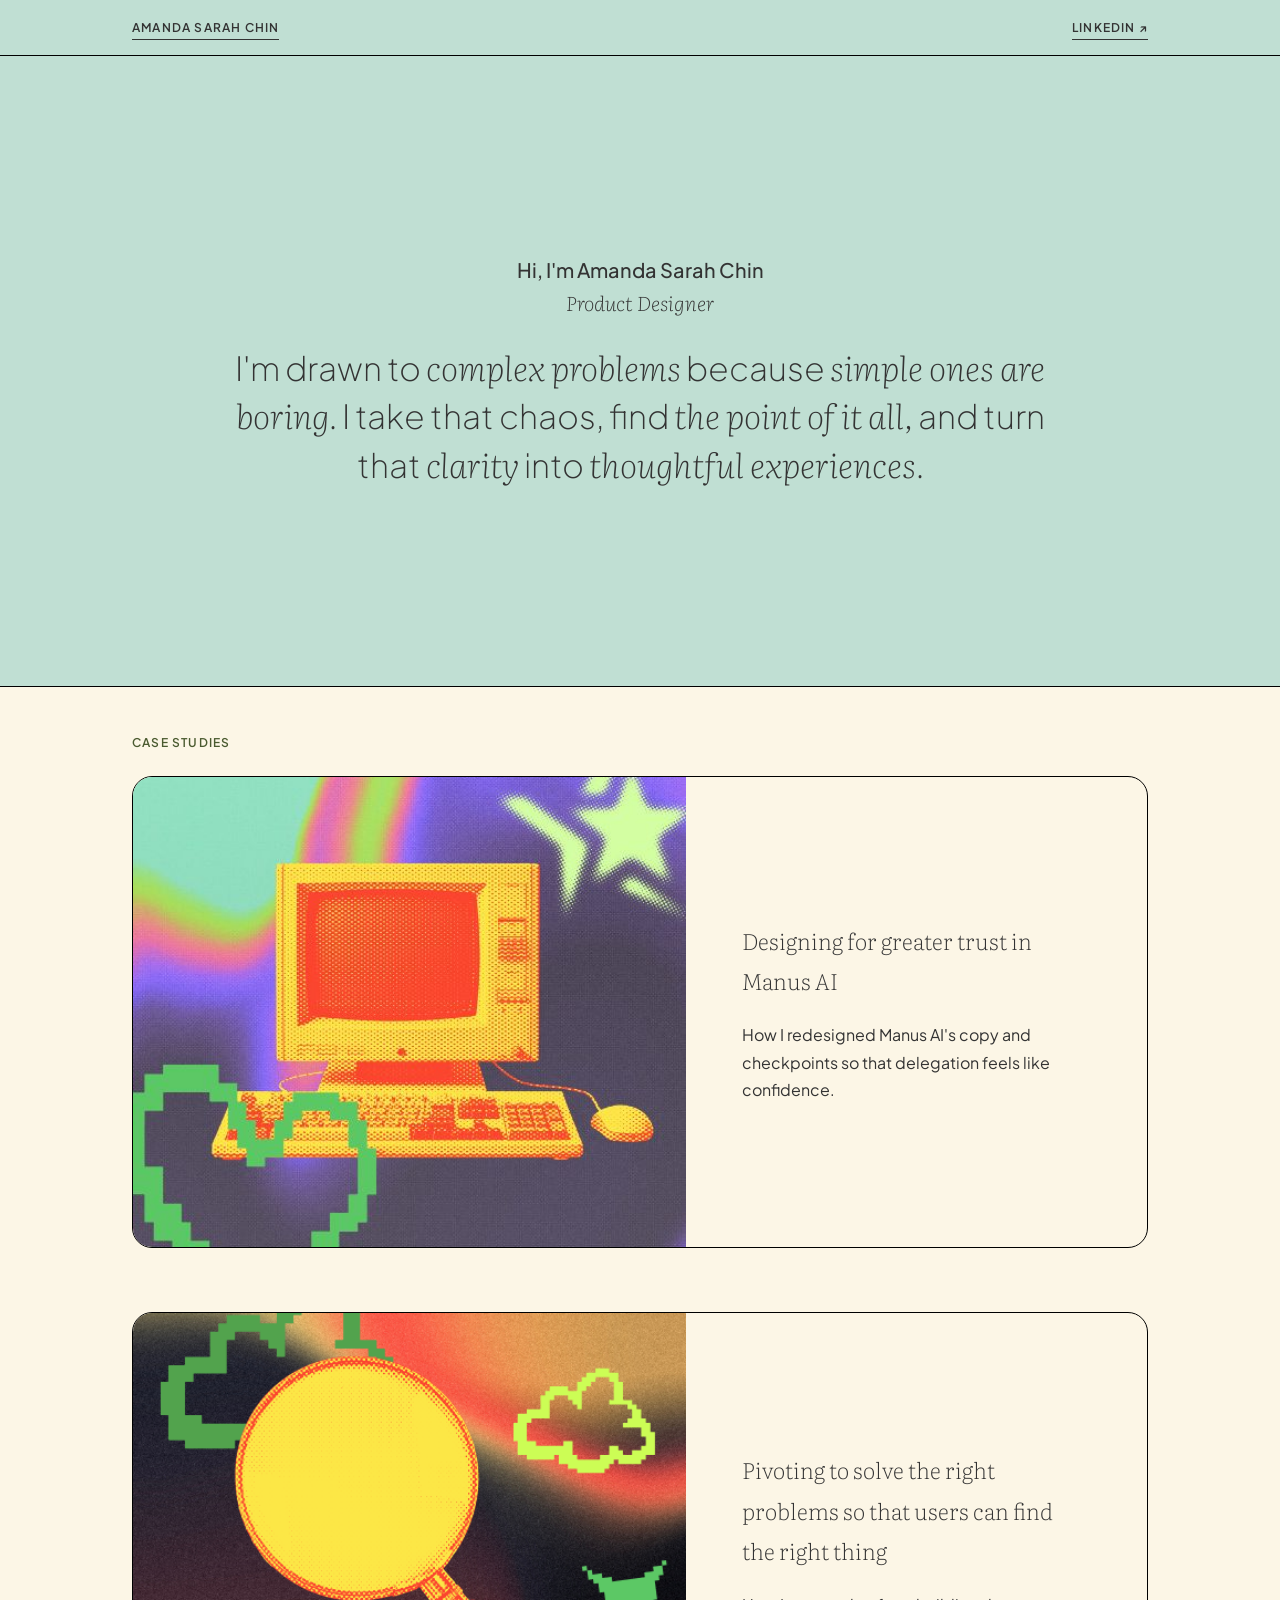
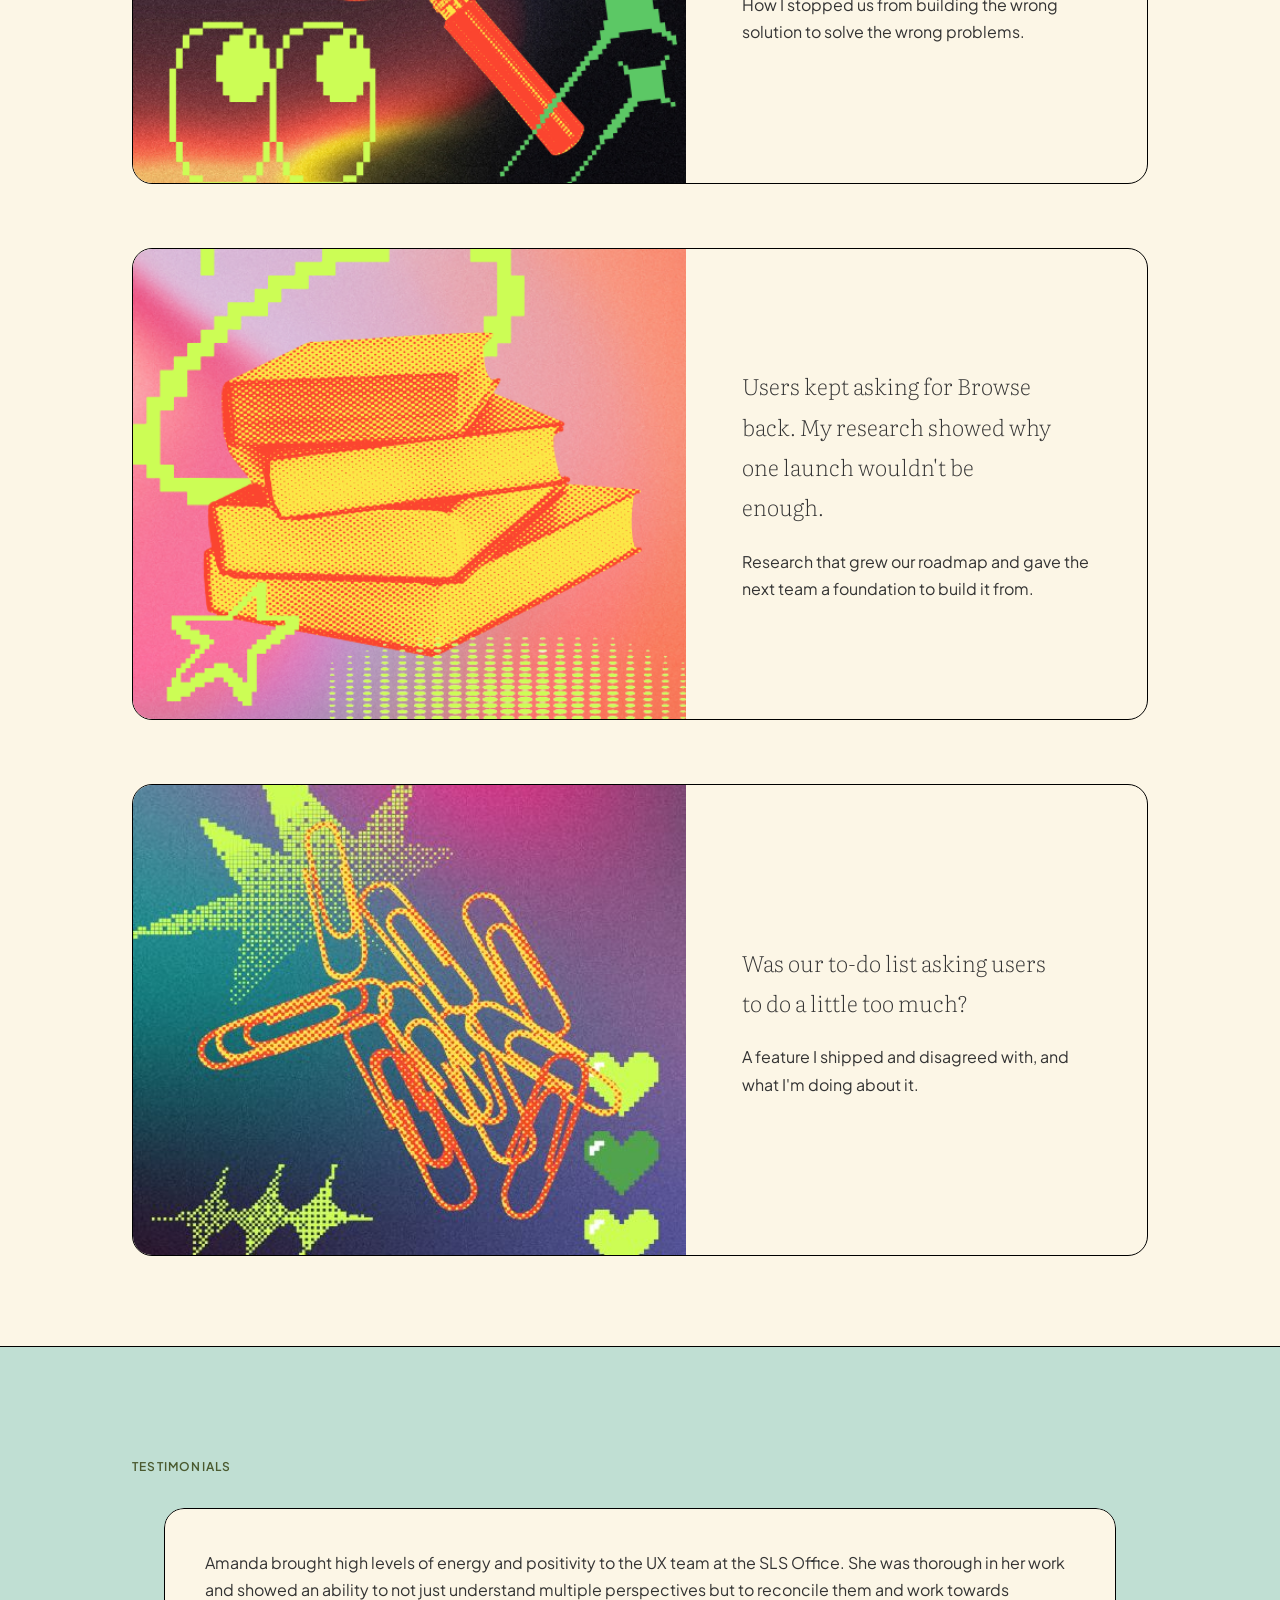
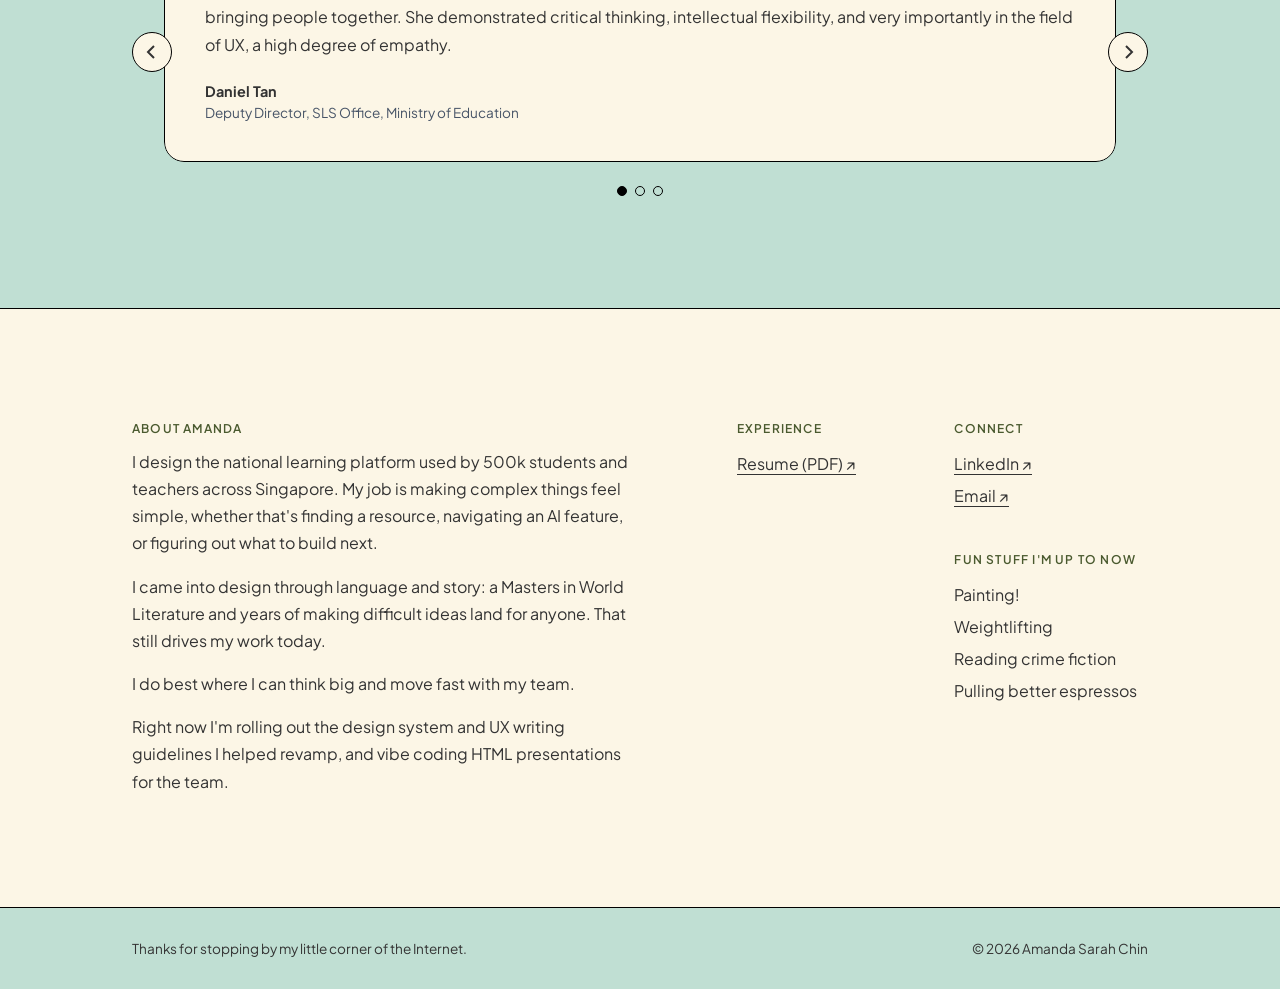
<file: index.html>
<!DOCTYPE html>
<html lang="en">
<head>
  <meta charset="UTF-8">
  <meta name="viewport" content="width=device-width, initial-scale=1, viewport-fit=cover">
  <title>Amanda Sarah Chin</title>
  <meta name="description" content="Amanda Sarah Chin is a Product Designer with an MA in World Literature. She does product things, reads, paints, and loves life.">
  <meta property="og:title" content="Amanda Sarah Chin: Portfolio">
  <meta property="og:description" content="Amanda's UX case studies on transforming product strategy through research.">
  <meta property="og:type" content="website">
  <meta name="twitter:card" content="summary_large_image">
  <meta name="twitter:title" content="Amanda Sarah Chin: Portfolio">
  <meta name="twitter:description" content="Amanda's UX case studies on transforming product strategy through research.">
  <link rel="preconnect" href="https://fonts.googleapis.com">
  <link rel="preconnect" href="https://fonts.gstatic.com" crossorigin>
  <link href="https://fonts.googleapis.com/css2?family=Literata:ital,wght@0,200;0,400;1,200;1,400&family=Plus+Jakarta+Sans:wght@200;400;500;600;700&display=swap" rel="stylesheet">
  <link rel="stylesheet" href="styles.css">
</head>
<body>

  <!-- NAVBAR -->
  <nav class="navbar">
    <div class="nav-container">
      <a href="/" class="nav-logo">Amanda Sarah Chin</a>
      <div class="nav-menu" id="navMenu">
        <a href="https://linkedin.com/in/amandasarahchin" class="nav-link" target="_blank" rel="noopener">LinkedIn &#x2197;&#xFE0E;</a>
      </div>
      <button class="menu-button" id="menuButton" aria-label="Menu" aria-expanded="false">
        <span class="menu-icon">
          <span class="menu-icon-line"></span>
          <span class="menu-icon-line"></span>
          <span class="menu-icon-line"></span>
        </span>
      </button>
    </div>
  </nav>

  <!-- HERO SECTION -->
  <section class="hero-section">
    <div class="hero-container">
      <p class="hero-intro">
        <span class="hero-intro-line">Hi, I'm <span class="hero-name-text">Amanda Sarah Chin</span><br>
        <em class="hero-serif">Product Designer</em></span>
      </p>
      <h1 class="hero-headline">
        <span class="hero-fire-line">I'm drawn to <em class="hero-serif">complex problems</em> because <em class="hero-serif">simple ones are boring.</em></span> I take that chaos, find <em class="hero-serif">the point of it all,</em> and turn that <em class="hero-serif">clarity</em> into <em class="hero-serif">thoughtful experiences.</em>
      </h1>
      <div class="hero-hover-img">
        <img src="images/amanda-gif.gif" alt="" class="hero-hover-img-el">
      </div>
      <div class="hero-hover-img" id="headlineHoverImg">
        <img src="images/elmo-fire.gif" alt="" class="hero-hover-img-el">
      </div>
      <div class="hero-hover-img" id="paintingHoverImg">
        <img src="images/watercolour.jpg" alt="" class="hero-hover-img-el">
      </div>
      <div class="hero-hover-img" id="danceHoverImg">
        <img src="images/dance.gif" alt="" class="hero-hover-img-el">
      </div>
    </div>
  </section>

  <!-- CASE STUDIES SECTION -->
  <div class="case-studies-bg">
    <section class="case-studies-section" id="UX">
      <header class="case-studies-header">
        <div class="case-studies-padding">
          <div class="case-studies-container">
            <div class="case-studies-inner">
              <h2 class="section-heading">case studies</h2>

              <!-- Card 1: Manus -->
              <div class="case-card">
                <a href="/manus" class="case-card-link">
                  <div class="case-card-grid">
                    <div class="case-card-image-wrapper">
                      <img src="images/cover-manus.jpg" loading="lazy" alt="" class="case-card-image">
                    </div>
                    <article class="case-card-content">
                      <div class="case-card-content-top">
                        <h3 class="case-card-title">Designing for greater trust in Manus AI</h3>
                        <div class="title-spacer"></div>
                        <div class="case-card-subtitle">How I redesigned Manus AI's copy and checkpoints so that delegation feels like confidence.</div>
                      </div>
                    </article>
                  </div>
                </a>
              </div>

              <!-- Card 2: Search -->
              <div class="card-spacer"></div>
              <div class="case-card">
                <a href="/search" class="case-card-link">
                  <div class="case-card-grid">
                    <div class="case-card-image-wrapper">
                      <img src="images/cover-search.png" loading="lazy" alt="" class="case-card-image">
                    </div>
                    <article class="case-card-content">
                      <div class="case-card-content-top">
                        <h3 class="case-card-title">Pivoting to solve the right problems so that users can find the right thing</h3>
                        <div class="title-spacer"></div>
                        <div class="case-card-subtitle">How I stopped us from building the wrong solution to solve the wrong problems.</div>
                      </div>
                    </article>
                  </div>
                </a>
              </div>

              <!-- Card 3: Browse -->
              <div class="card-spacer"></div>
              <div class="case-card">
                <a href="/browse" class="case-card-link">
                  <div class="case-card-grid">
                    <div class="case-card-image-wrapper">
                      <img src="images/cover-browse.png" loading="lazy" alt="" class="case-card-image">
                    </div>
                    <article class="case-card-content">
                      <div class="case-card-content-top">
                        <h3 class="case-card-title">Users kept asking for Browse back. My research showed why one launch wouldn't be enough.</h3>
                        <div class="title-spacer"></div>
                        <div class="case-card-subtitle">Research that grew our roadmap and gave the next team a foundation to build it from.</div>
                      </div>
                    </article>
                  </div>
                </a>
              </div>

              <!-- Card 4: Tasks -->
              <div class="card-spacer"></div>
              <div class="case-card">
                <a href="/task" class="case-card-link">
                  <div class="case-card-grid">
                    <div class="case-card-image-wrapper">
                      <img src="images/cover-task.jpg" loading="lazy" alt="" class="case-card-image">
                    </div>
                    <article class="case-card-content">
                      <div class="case-card-content-top">
                        <h3 class="case-card-title">Was our to-do list asking users to do a little too much?</h3>
                        <div class="title-spacer"></div>
                        <div class="case-card-subtitle">A feature I shipped and disagreed with, and what I'm doing about it.</div>
                      </div>
                    </article>
                  </div>
                </a>
              </div>

            </div>
          </div>
        </div>
      </header>

      <!-- TESTIMONIALS SECTION -->
      <section class="testimonials-section">
        <div class="testimonials-container">
          <h2 class="section-heading">testimonials</h2>
          <div class="testimonial-carousel">
            <div class="testimonial-track-wrapper">
            <div class="testimonial-track">
              <div class="testimonial-card">
                <p class="testimonial-quote">Amanda brought high levels of energy and positivity to the UX team at the SLS Office. She was thorough in her work and showed an ability to not just understand multiple perspectives but to reconcile them and work towards bringing people together. She demonstrated critical thinking, intellectual flexibility, and very importantly in the field of UX, a high degree of empathy.</p>
                <div class="testimonial-info">
                  <h3 class="testimonial-author">Daniel Tan</h3>
                  <div class="testimonial-role">Deputy Director, SLS Office, Ministry of Education</div>
                </div>
              </div>
              <div class="testimonial-card">
                <p class="testimonial-quote">Amanda and her team delivered an incredible project to redesign our website! We have worked with a lot of people in the past and none have delivered such a thorough - well thought out presentation - so many great ideas and so well researched. Would highly recommend Amanda!</p>
                <div class="testimonial-info">
                  <h3 class="testimonial-author">Bonnie Rogers</h3>
                  <div class="testimonial-role">Past Client at The Nutrition Clinic</div>
                </div>
              </div>
              <div class="testimonial-card">
                <p class="testimonial-quote">Amanda excels in conducting detailed UX research, delivering clear insights, and her strong writing skills ensured our findings were effectively communicated. Amanda's ability to build rapport and address challenges head-on makes her a valuable asset for any team looking to drive user-centric innovation!</p>
                <div class="testimonial-info">
                  <h3 class="testimonial-author">Tan Jia Yu</h3>
                  <div class="testimonial-role">UX Designer, CuriousCore</div>
                </div>
              </div>
            </div>
            </div>
            <button class="testimonial-prev" aria-label="Previous testimonial">
              <svg width="20" height="20" viewBox="0 0 20 20" fill="none" stroke="currentColor" stroke-width="2">
                <path d="M12 4L6 10L12 16"/>
              </svg>
            </button>
            <button class="testimonial-next" aria-label="Next testimonial">
              <svg width="20" height="20" viewBox="0 0 20 20" fill="none" stroke="currentColor" stroke-width="2">
                <path d="M8 4L14 10L8 16"/>
              </svg>
            </button>
            <div class="testimonial-dots">
              <button class="testimonial-dot active" aria-label="Testimonial 1"></button>
              <button class="testimonial-dot" aria-label="Testimonial 2"></button>
              <button class="testimonial-dot" aria-label="Testimonial 3"></button>
            </div>
          </div>
        </div>
      </section>

      <!-- ABOUT SECTION -->
      <section class="about-section">
        <div class="about-container">
          <div class="about-grid">
            <div class="about-col">
              <h3 class="about-label">About Amanda</h3>
              <p class="about-text">I design the national learning platform used by 500k students and teachers across Singapore. My job is making complex things feel simple, whether that's finding a resource, navigating an AI feature, or figuring out what to build next.</p>
              <p class="about-text">I came into design through language and story: a Masters in World Literature and years of making difficult ideas land for anyone. That still drives my work today.</p>
              <p class="about-text">I do best where I can think big and move fast with my team.</p>
              <p class="about-text">Right now I'm rolling out the design system and UX writing guidelines I helped revamp, and vibe coding HTML presentations for the team.</p>
            </div>
            <div class="about-col">
              <h3 class="about-label">Experience</h3>
              <ul class="about-list">
                <li><a href="Amanda_Chin_Product_Designer_Resume.pdf" target="_blank" rel="noopener">Resume (PDF) &#x2197;&#xFE0E;</a></li>
              </ul>


            </div>
            <div class="about-col">
              <h3 class="about-label">Connect</h3>
              <ul class="about-list">
                <li><a href="https://linkedin.com/in/amandasarahchin" target="_blank" rel="noopener">LinkedIn &#x2197;&#xFE0E;</a></li>
                <li><a href="mailto:amandasarahchin@gmail.com" target="_blank" rel="noopener">Email &#x2197;&#xFE0E;</a></li>
              </ul>

              <h3 class="about-label">Fun stuff I'm up to now</h3>
              <ul class="about-list">
                <li><span class="painting-hover-trigger">Painting!</span></li>
                <li>Weightlifting</li>
                <li>Reading crime fiction</li>
                <li>Pulling better espressos</li>
              </ul>
            </div>
          </div>
        </div>
      </section>

      <!-- FOOTER -->
      <div class="footer-wrapper">
        <footer class="footer-component">
          <div class="footer-container">
            <div class="footer-content">
              <span class="footer-text dance-hover-trigger">Thanks for stopping by my little corner of the Internet.</span>
              <span class="footer-copyright">&copy; 2026 Amanda Sarah Chin</span>
            </div>
          </div>
        </footer>
      </div>
    </section>
  </div>

  <script src="script.js"></script>
</body>
</html>
</file>
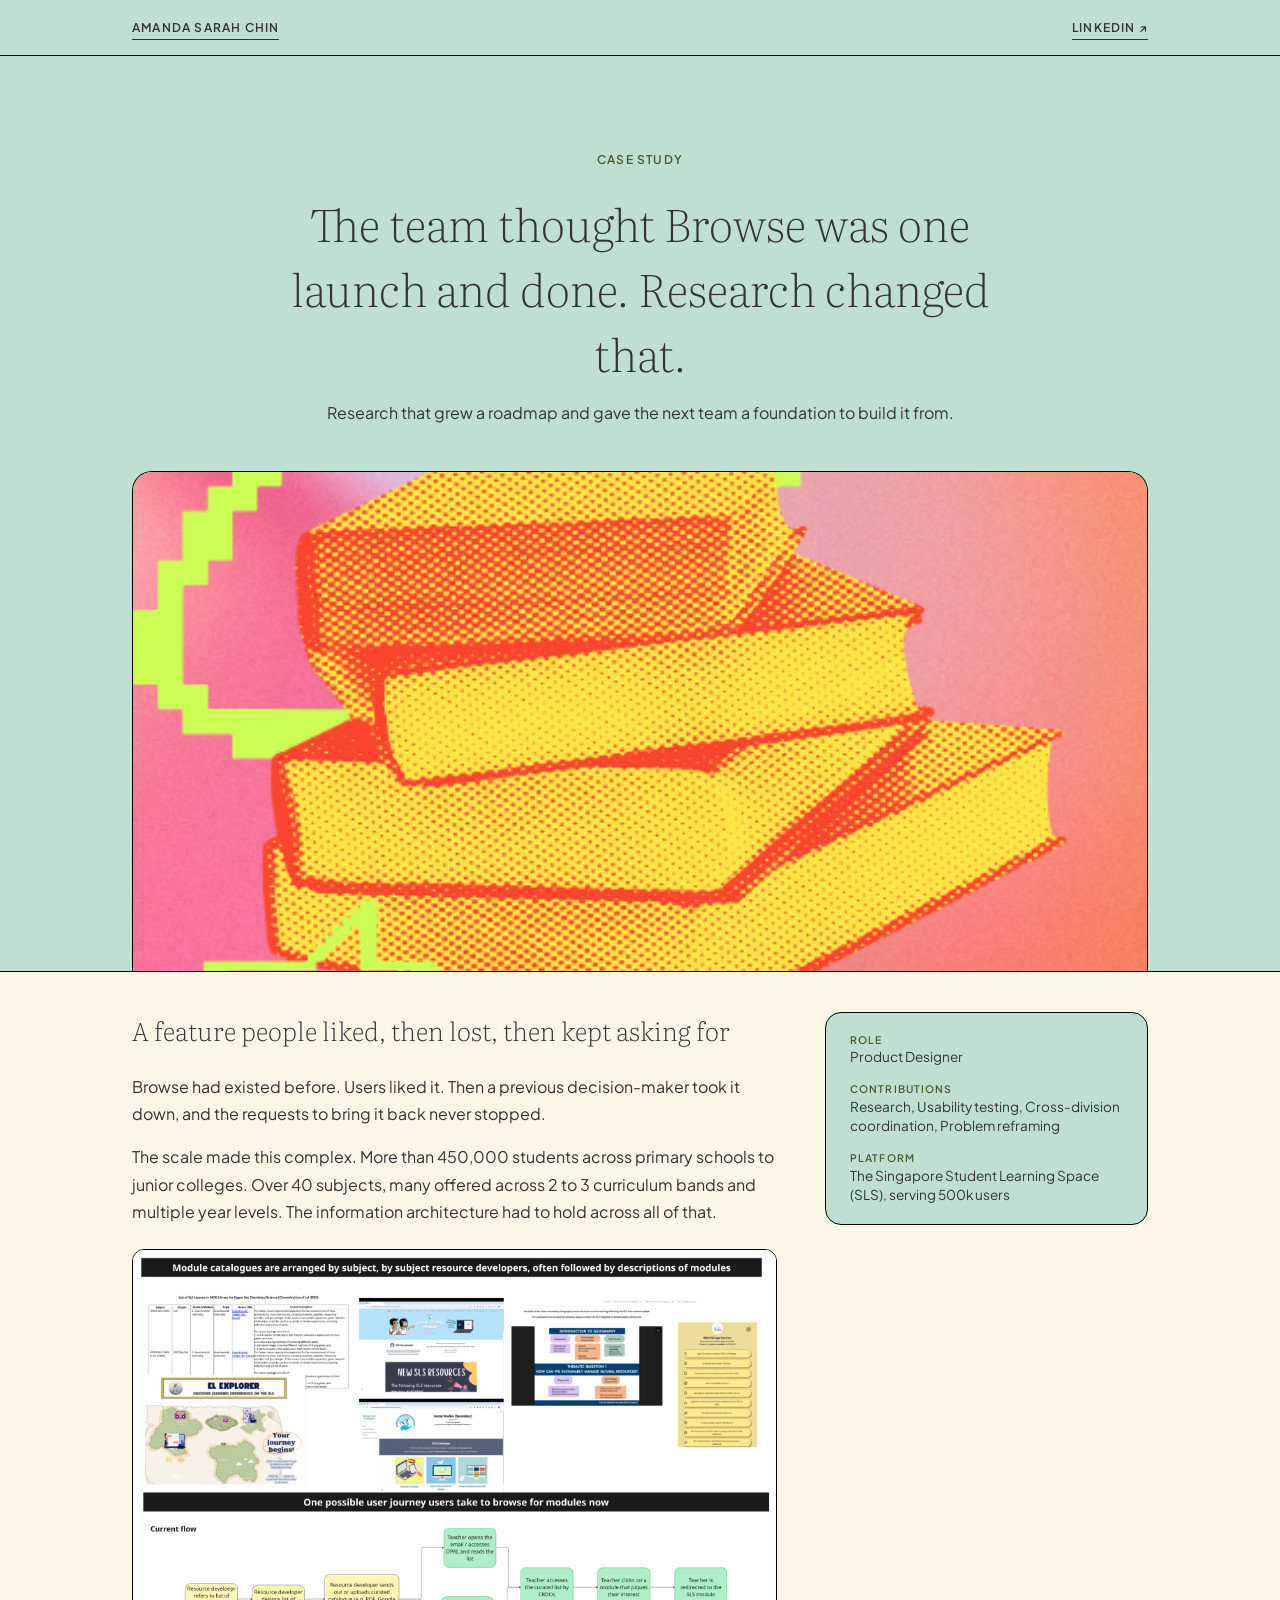
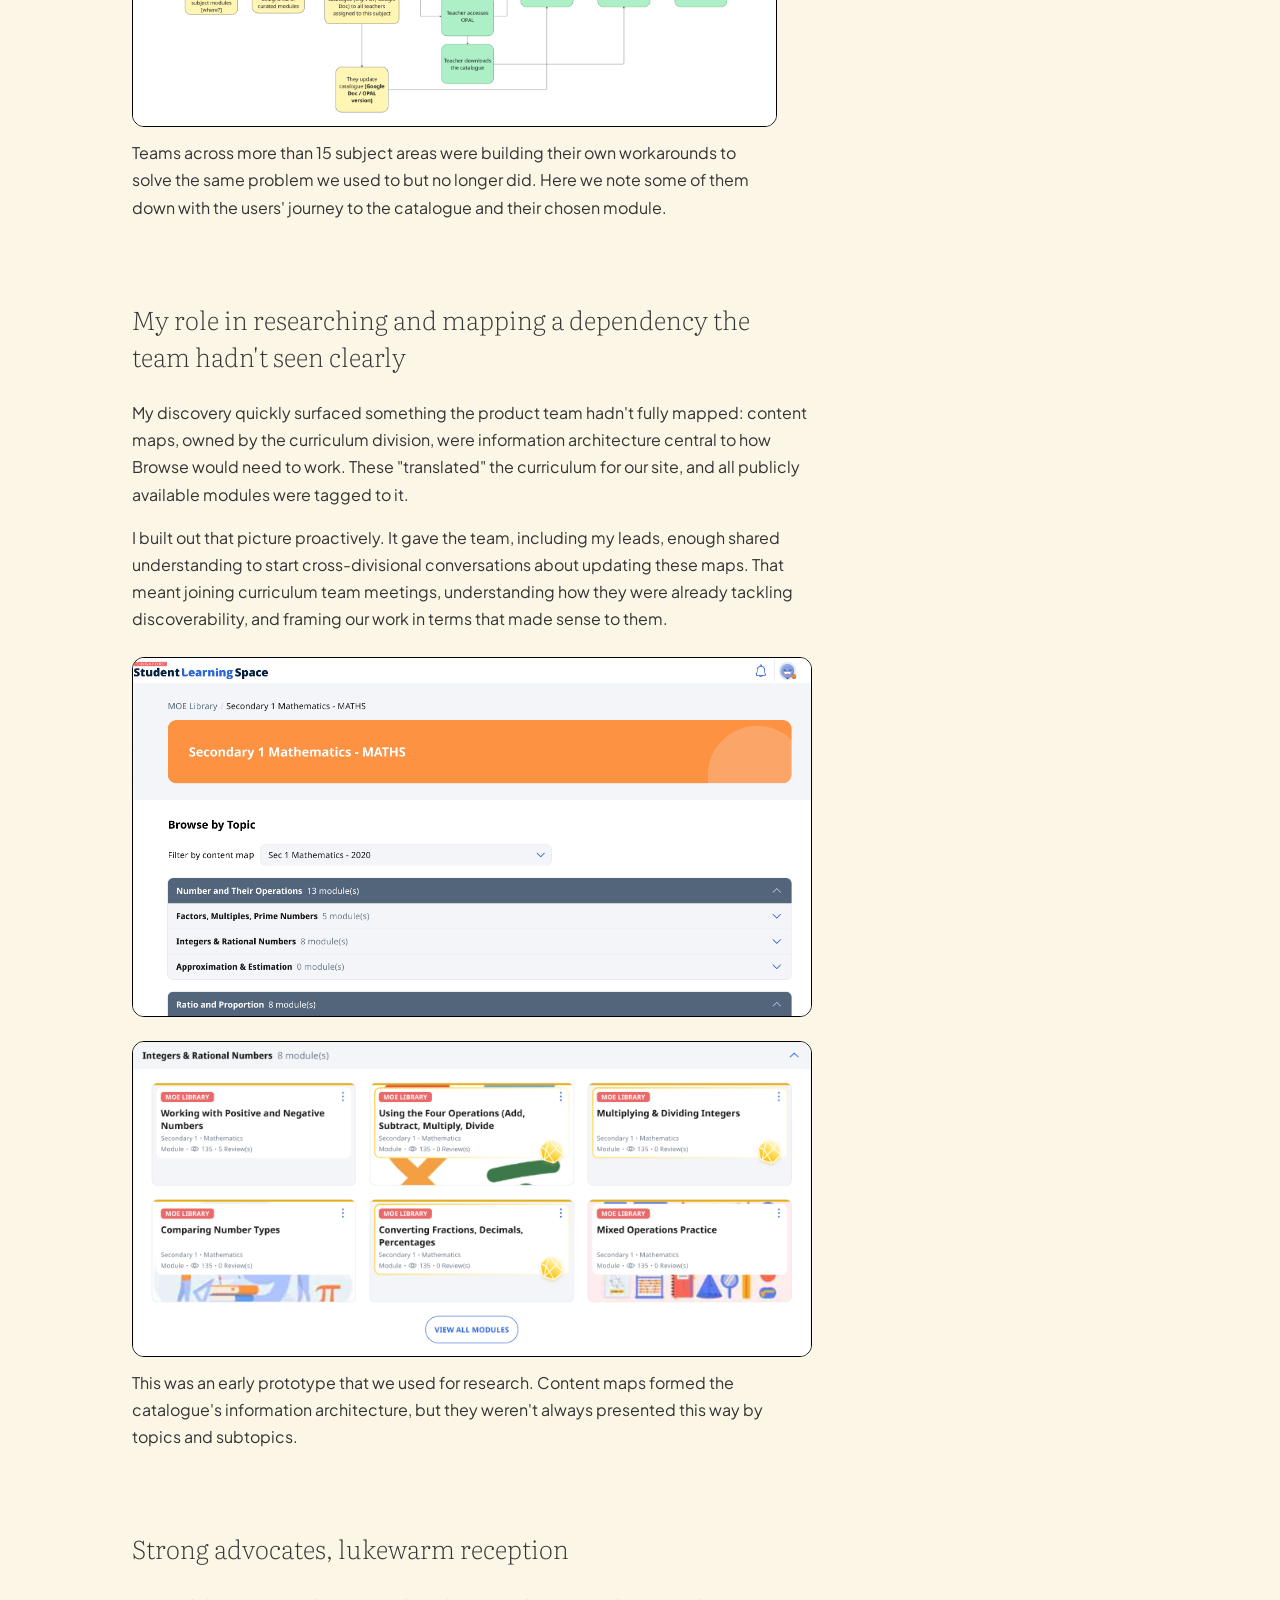
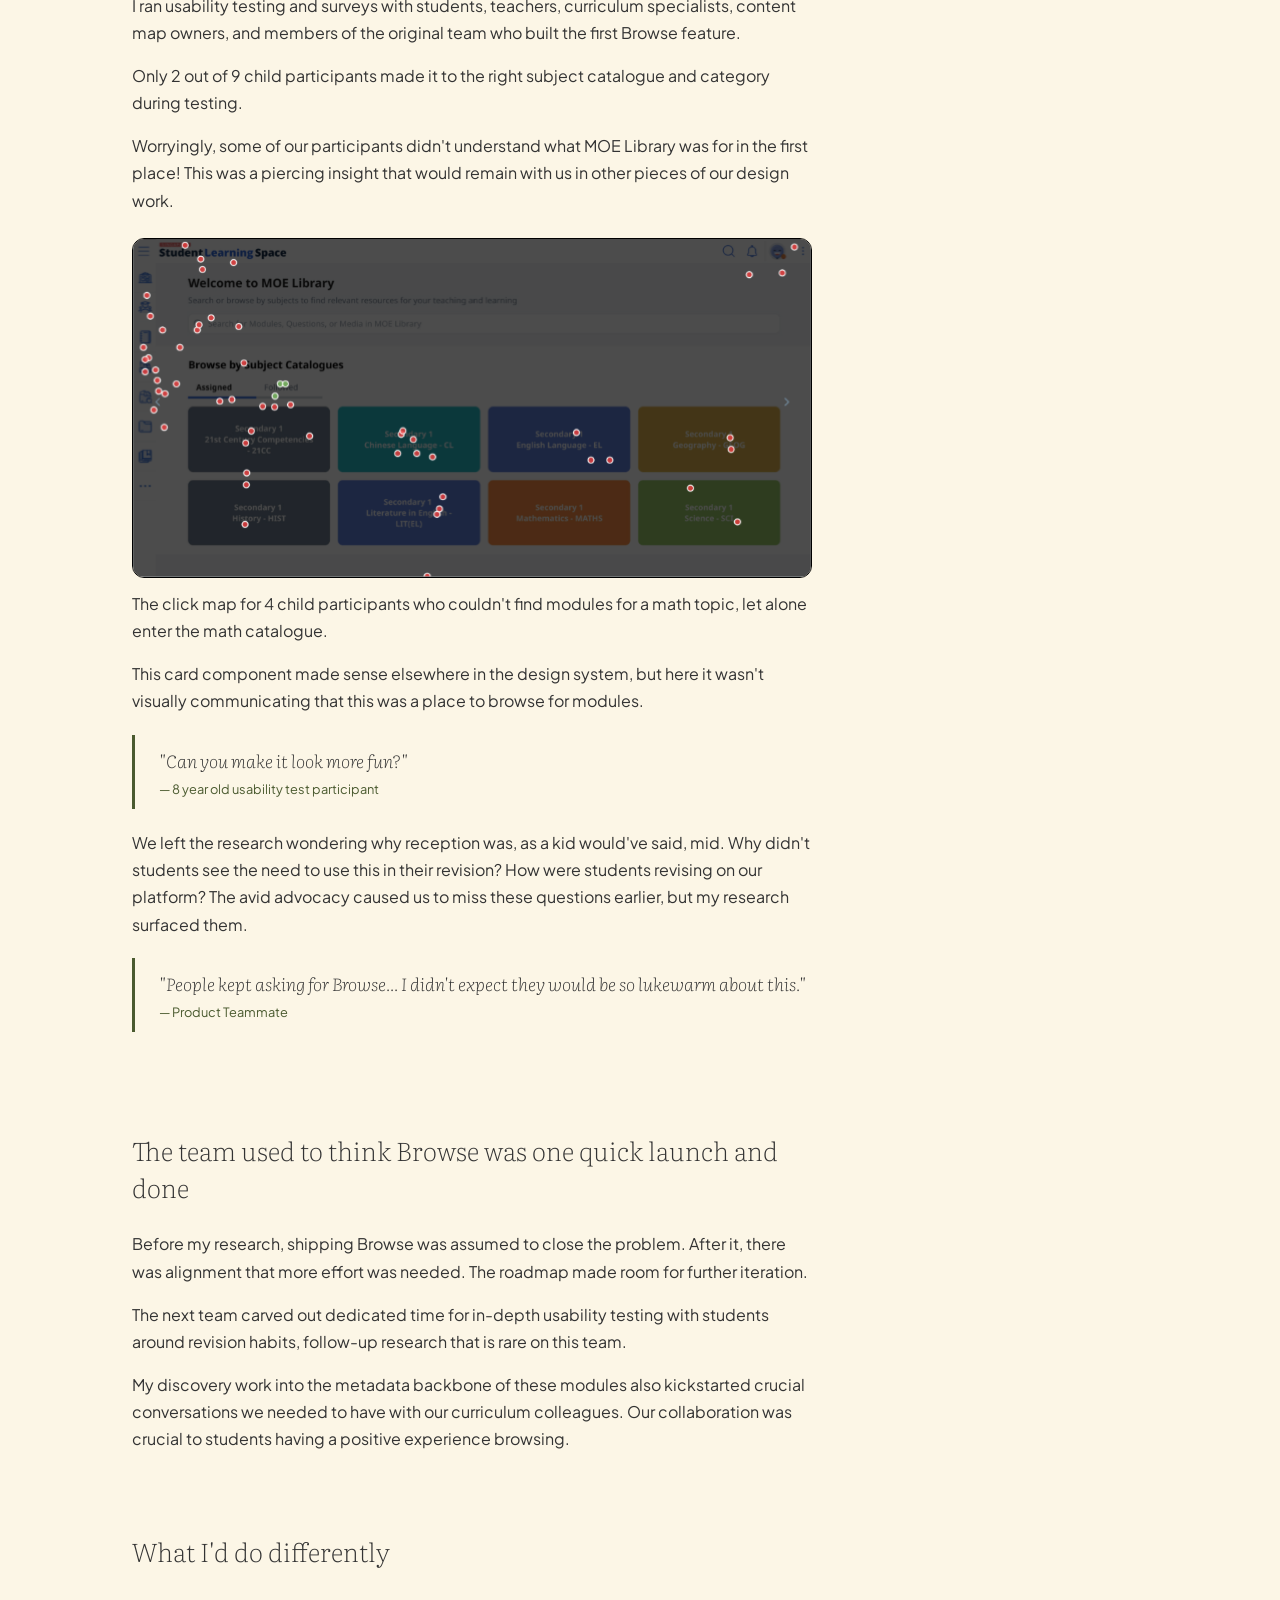
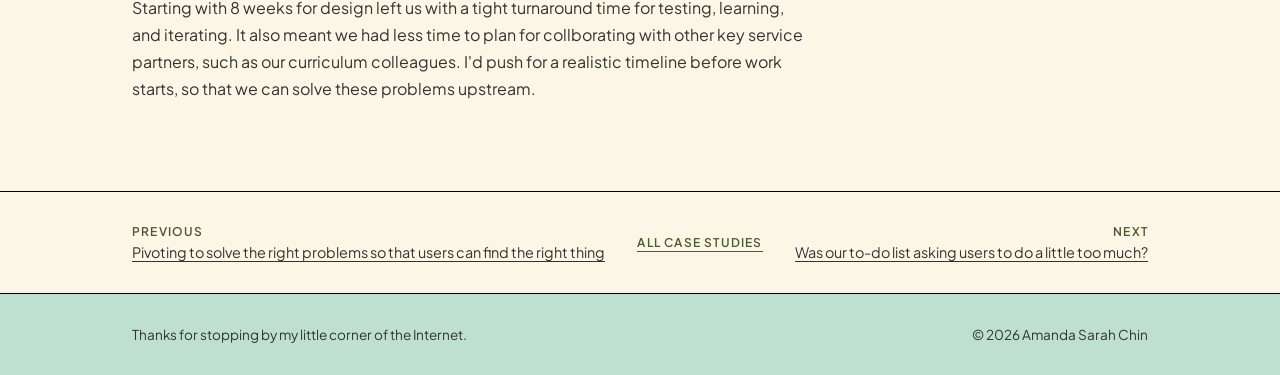
<file: browse.html>
<!DOCTYPE html>
<html lang="en">
<head>
  <meta charset="UTF-8">
  <meta name="viewport" content="width=device-width, initial-scale=1, viewport-fit=cover">
  <title>Amanda Chin | Browse Feature Build</title>
  <meta name="description" content="Researching why bringing back Browse required more than a single launch for Singapore's national learning platform.">
  <meta property="og:title" content="Users kept asking for Browse back — Amanda Sarah Chin">
  <meta property="og:description" content="The team thought Browse was one launch and done. Research changed that.">
  <meta property="og:type" content="website">
  <link rel="preconnect" href="https://fonts.googleapis.com">
  <link rel="preconnect" href="https://fonts.gstatic.com" crossorigin>
  <link href="https://fonts.googleapis.com/css2?family=Literata:ital,wght@0,200;0,400;1,200;1,400&family=Plus+Jakarta+Sans:wght@200;400;500;600;700&display=swap" rel="stylesheet">
  <link rel="stylesheet" href="styles.css">
  <link rel="stylesheet" href="case-study.css">
</head>
<body>

  <!-- NAVBAR -->
  <nav class="navbar">
    <div class="nav-container">
      <a href="/" class="nav-logo">Amanda Sarah Chin</a>
      <div class="nav-menu" id="navMenu">
        <a href="https://linkedin.com/in/amandasarahchin" class="nav-link" target="_blank" rel="noopener">LinkedIn &#x2197;&#xFE0E;</a>
      </div>
      <button class="menu-button" id="menuButton" aria-label="Menu" aria-expanded="false">
        <span class="menu-icon">
          <span class="menu-icon-line"></span>
          <span class="menu-icon-line"></span>
          <span class="menu-icon-line"></span>
        </span>
      </button>
    </div>
  </nav>

  <!-- CASE STUDY HERO -->
  <section class="cs-hero">
    <div class="cs-hero-container">
      <p class="cs-hero-label">case study</p>
      <h1 class="cs-hero-title">The team thought Browse was one launch and done. Research changed that.</h1>
      <p class="cs-hero-subtitle">Research that grew a roadmap and gave the next team a foundation to build it from.</p>
    </div>
    <div class="cs-hero-image-wrapper">
      <img src="images/cover-browse.png" alt="SLS Browse case study cover" class="cs-hero-image">
    </div>
  </section>

  <!-- CASE STUDY BODY -->
  <div class="cs-body">

    <!-- Section 1 -->
    <section class="cs-section">
      <div class="cs-container">
        <div class="cs-overview-grid">
          <h2 class="cs-section-title">A feature people liked, then lost, then kept asking for</h2>
          <div class="cs-overview-main">
            <p class="cs-body-text">Browse had existed before. Users liked it. Then a previous decision-maker took it down, and the requests to bring it back never stopped.</p>
            <p class="cs-body-text">The scale made this complex. More than 450,000 students across primary schools to junior colleges. Over 40 subjects, many offered across 2 to 3 curriculum bands and multiple year levels. The information architecture had to hold across all of that.</p>
            <img src="images/browse-user-journey.png" alt="User journey map showing how students currently navigate to browse content" class="cs-body-image">
            <p class="cs-body-text">Teams across more than 15 subject areas were building their own workarounds to solve the same problem we used to but no longer did. Here we note some of them down with the users' journey to the catalogue and their chosen module.</p>
          </div>
          <div class="cs-meta-card">
            <div class="cs-meta-item">
              <h3 class="cs-meta-label">Role</h3>
              <p class="cs-meta-value">Product Designer</p>
            </div>
            <div class="cs-meta-item">
              <h3 class="cs-meta-label">Contributions</h3>
              <p class="cs-meta-value">Research, Usability testing, Cross-division coordination, Problem reframing</p>
            </div>
            <div class="cs-meta-item">
              <h3 class="cs-meta-label">Platform</h3>
              <p class="cs-meta-value">The Singapore Student Learning Space (SLS), serving 500k users</p>
            </div>
          </div>
        </div>
      </div>
    </section>

    <!-- Section 2 -->
    <section class="cs-section">
      <div class="cs-container">
        <h2 class="cs-section-title">My role in researching and mapping a dependency the team hadn't seen clearly</h2>
        
        <p class="cs-body-text">My discovery quickly surfaced something the product team hadn't fully mapped: content maps, owned by the curriculum division, were information architecture central to how Browse would need to work. These "translated" the curriculum for our site, and all publicly available modules were tagged to it.</p>
        <p class="cs-body-text">I built out that picture proactively. It gave the team, including my leads, enough shared understanding to start cross-divisional conversations about updating these maps. That meant joining curriculum team meetings, understanding how they were already tackling discoverability, and framing our work in terms that made sense to them.</p>

        <img src="images/browse_catalogue.png" alt="Early prototype of the browse catalogue" class="cs-body-image">
        <img src="images/browse_catalogue_modules.png" alt="Browse catalogue showing modules by topics and subtopics" class="cs-body-image">
        <p class="cs-body-text">This was an early prototype that we used for research. Content maps formed the catalogue's information architecture, but they weren't always presented this way by topics and subtopics.</p>

      </div>
    </section>

    <!-- Section 3 -->
    <section class="cs-section">
      <div class="cs-container">
        <h2 class="cs-section-title">Strong advocates, lukewarm reception</h2>
        <p class="cs-body-text">I ran usability testing and surveys with students, teachers, curriculum specialists, content map owners, and members of the original team who built the first Browse feature.</p>
        <p class="cs-body-text">Only 2 out of 9 child participants made it to the right subject catalogue and category during testing.</p>
        <p class="cs-body-text">Worryingly, some of our participants didn't understand what MOE Library was for in the first place! This was a piercing insight that would remain with us in other pieces of our design work. </p> 
        <img src="images/browse-clickmap.png" alt="Usability click map showing where students clicked during testing" class="cs-body-image">
        <p class="cs-body-text">The click map for 4 child participants who couldn't find modules for a math topic, let alone enter the math catalogue.</p>
        <p class="cs-body-text">This card component made sense elsewhere in the design system, but here it wasn't visually communicating that this was a place to browse for modules. </p>
        <blockquote class="cs-pullquote">
          <p>"Can you make it look more fun?"</p>
          <cite class="cs-pullquote-cite">— 8 year old usability test participant</cite>
        </blockquote>

        
      
        <p class="cs-body-text">We left the research wondering why reception was, as a kid would've said, mid. Why didn't students see the need to use this in their revision? How were students revising on our platform? The avid advocacy caused us to miss these questions earlier, but my research surfaced them.</p>
        <blockquote class="cs-pullquote">
          <p>"People kept asking for Browse... I didn't expect they would be so lukewarm about this."</p>
          <cite class="cs-pullquote-cite">— Product Teammate</cite>
        </blockquote>

      </div>
    </section>

    <!-- Section 4 -->
    <section class="cs-section">
      <div class="cs-container">
        <h2 class="cs-section-title">The team used to think Browse was one quick launch and done</h2>
        <p class="cs-body-text">Before my research, shipping Browse was assumed to close the problem. After it, there was alignment that more effort was needed. The roadmap made room for further iteration.</p>
        <p class="cs-body-text">The next team carved out dedicated time for in-depth usability testing with students around revision habits, follow-up research that is rare on this team.</p>
        <p class="cs-body-text">My discovery work into the metadata backbone of these modules also kickstarted crucial conversations we needed to have with our curriculum colleagues. Our collaboration was crucial to students having a positive experience browsing.</p>
      </div>
    </section>

    <!-- Section 5 -->
    <section class="cs-section">
      <div class="cs-container">
        <h2 class="cs-section-title">What I'd do differently</h2>
        <p class="cs-body-text">Starting with 8 weeks for design left us with a tight turnaround time for testing, learning, and iterating. It also meant we had less time to plan for collborating with other key service partners, such as our curriculum colleagues. I'd push for a realistic timeline before work starts, so that we can solve these problems upstream.</p>
      </div>
    </section>

  </div>

  <!-- CASE STUDY NAVIGATION -->
  <nav class="cs-nav-bar">
    <div class="cs-nav-container">
      <a href="/search" class="cs-nav-link cs-nav-prev">
        <span class="cs-nav-direction">Previous</span>
        <span class="cs-nav-title">Pivoting to solve the right problems so that users can find the right thing</span>
      </a>
      <a href="/#UX" class="cs-nav-link cs-nav-all">All Case Studies</a>
      <a href="/task" class="cs-nav-link cs-nav-next">
        <span class="cs-nav-direction">Next</span>
        <span class="cs-nav-title">Was our to-do list asking users to do a little too much?</span>
      </a>
    </div>
  </nav>

  <!-- FOOTER -->
  <div class="footer-wrapper">
    <footer class="footer-component">
      <div class="footer-container">
        <div class="footer-content">
          <span class="footer-text">Thanks for stopping by my little corner of the Internet.</span>
          <span class="footer-copyright">&copy; 2026 Amanda Sarah Chin</span>
        </div>
      </div>
    </footer>
  </div>

  <div class="lightbox-overlay" id="lightboxOverlay"><img class="lightbox-img" id="lightboxImg" alt=""></div>
  <script src="script.js"></script>
</body>
</html>
</file>
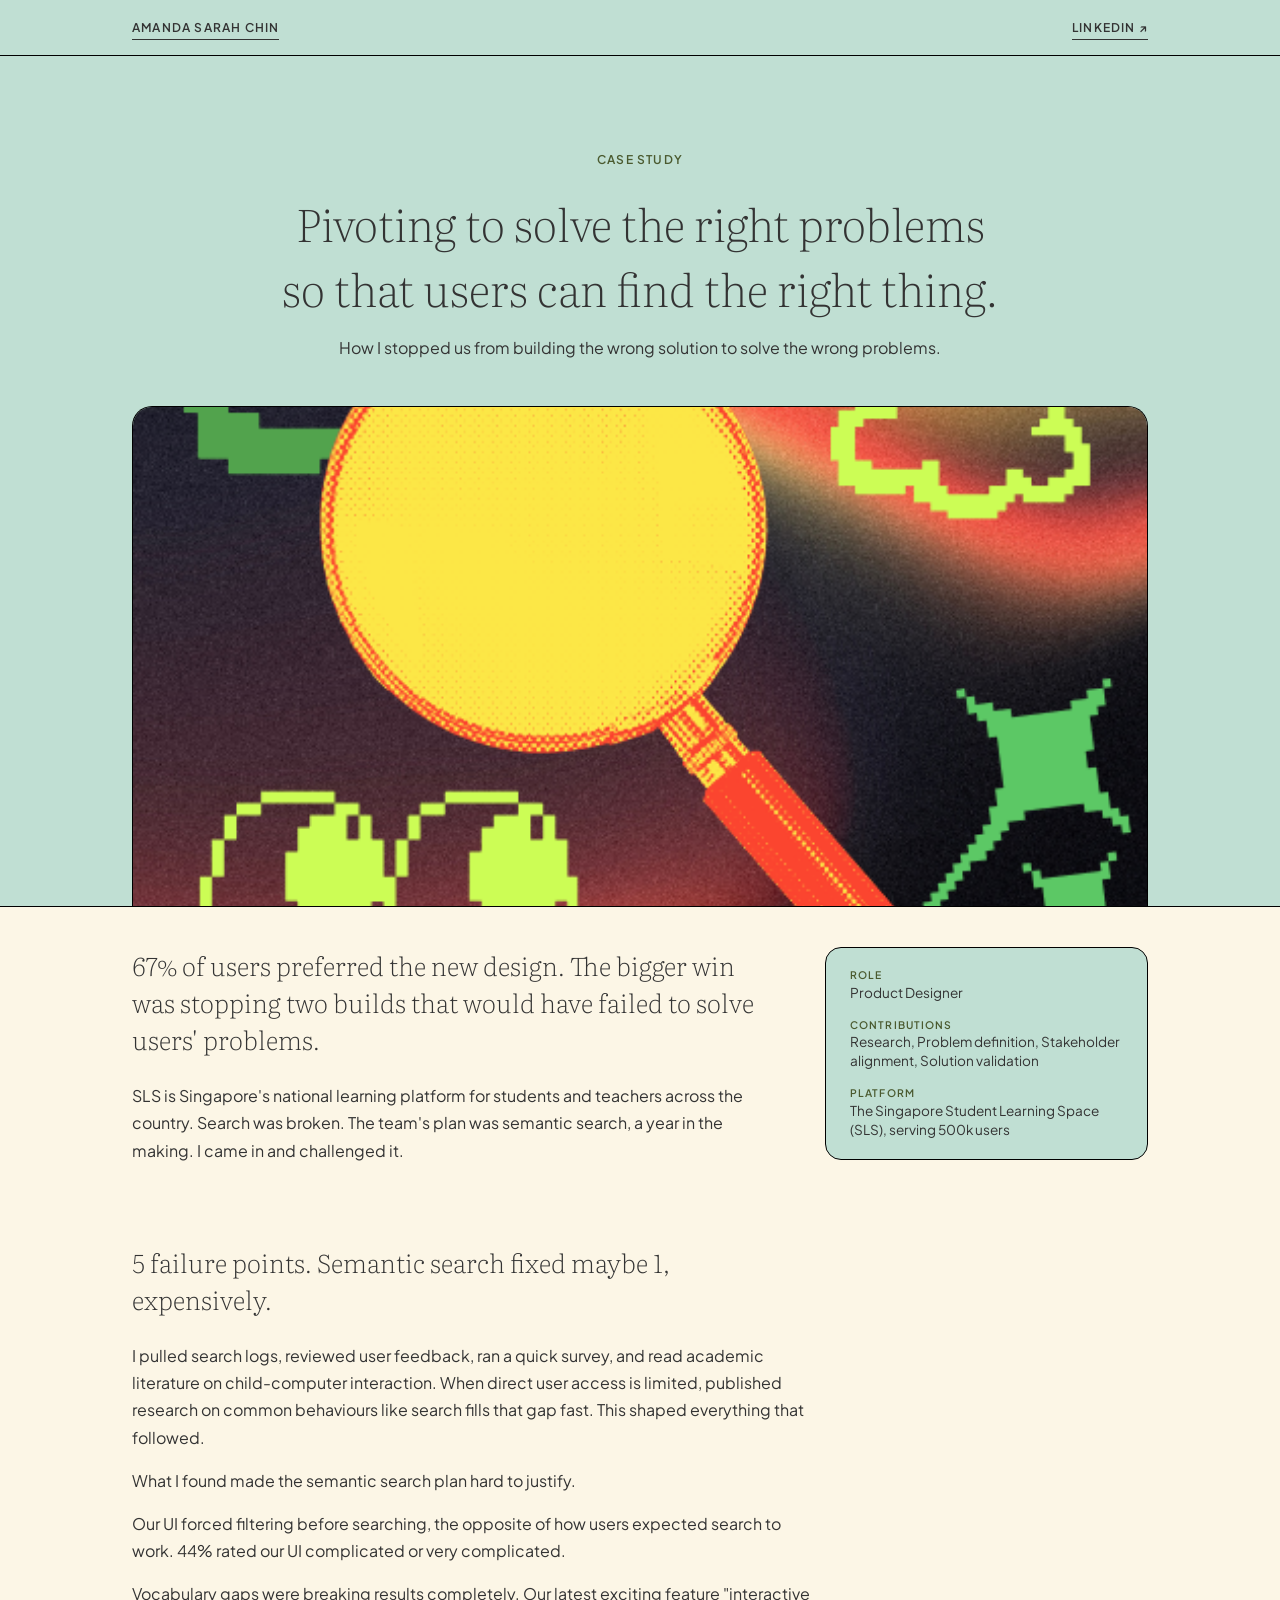
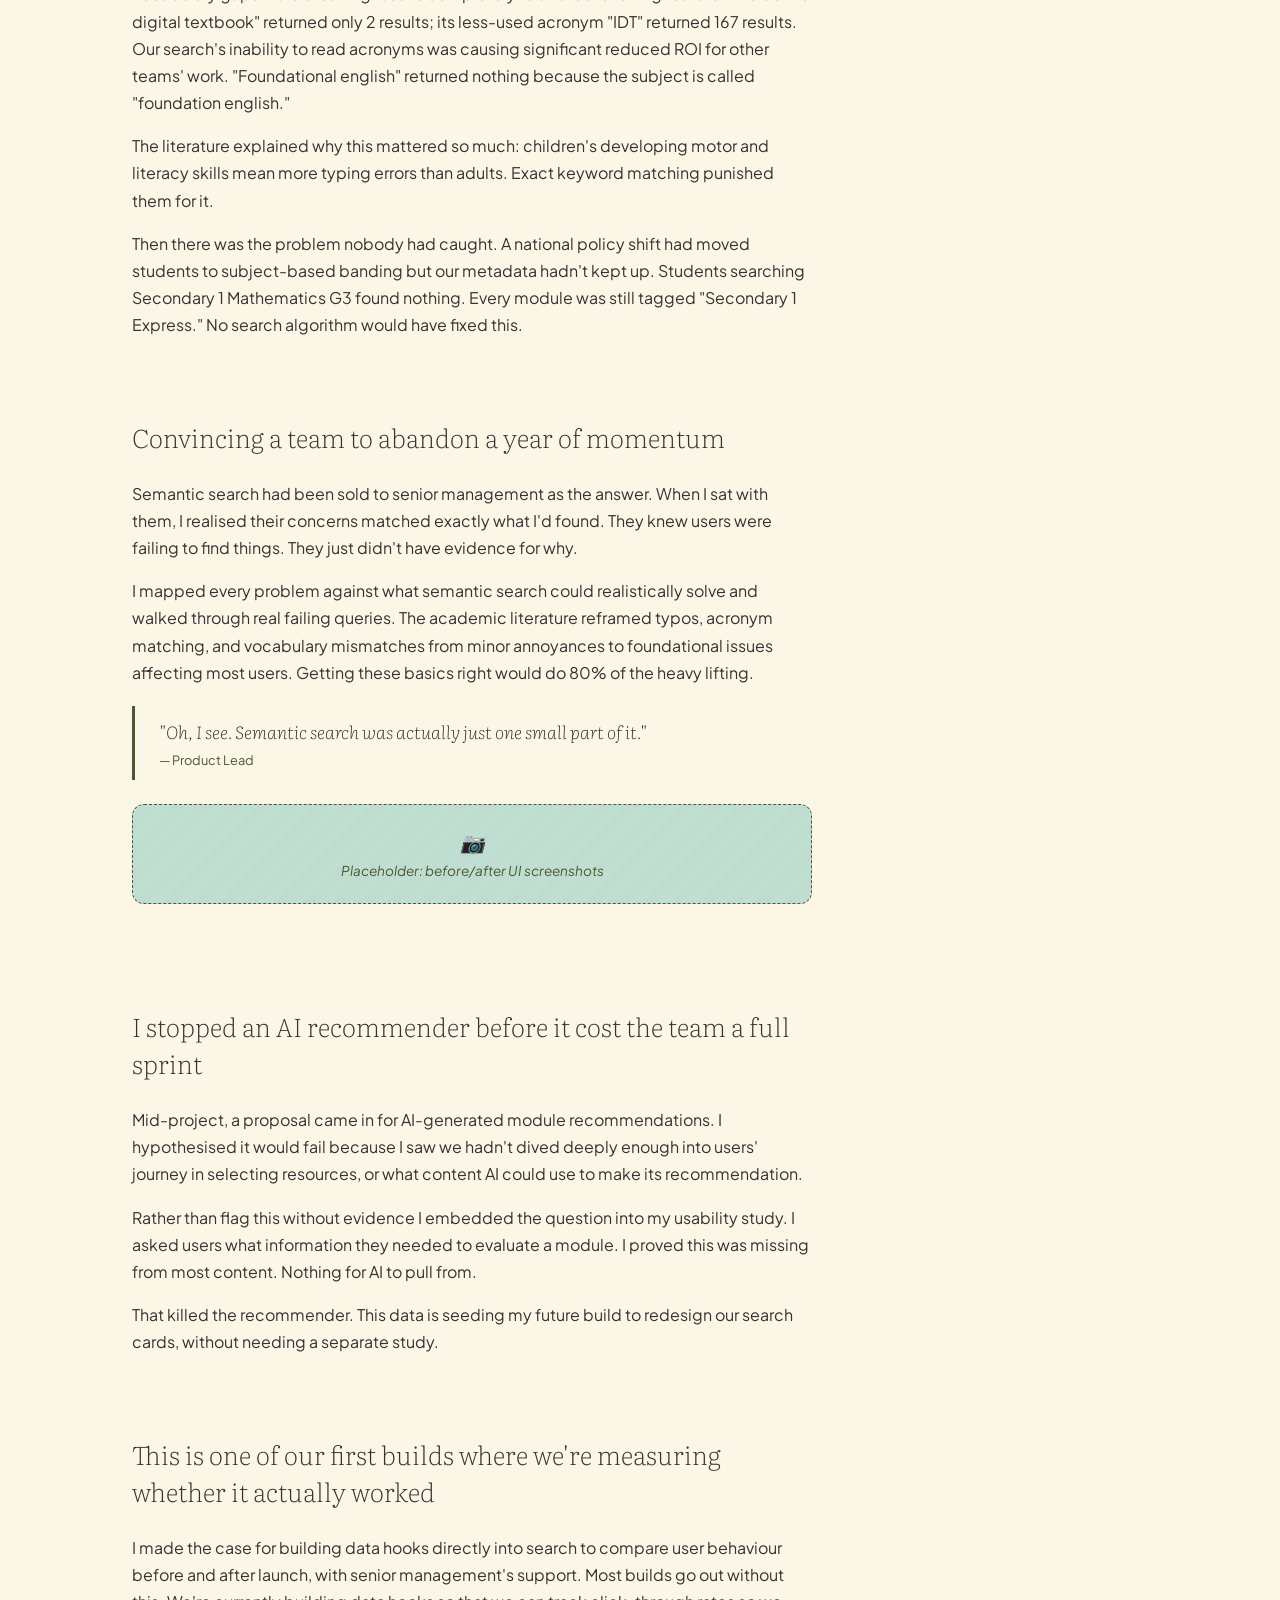
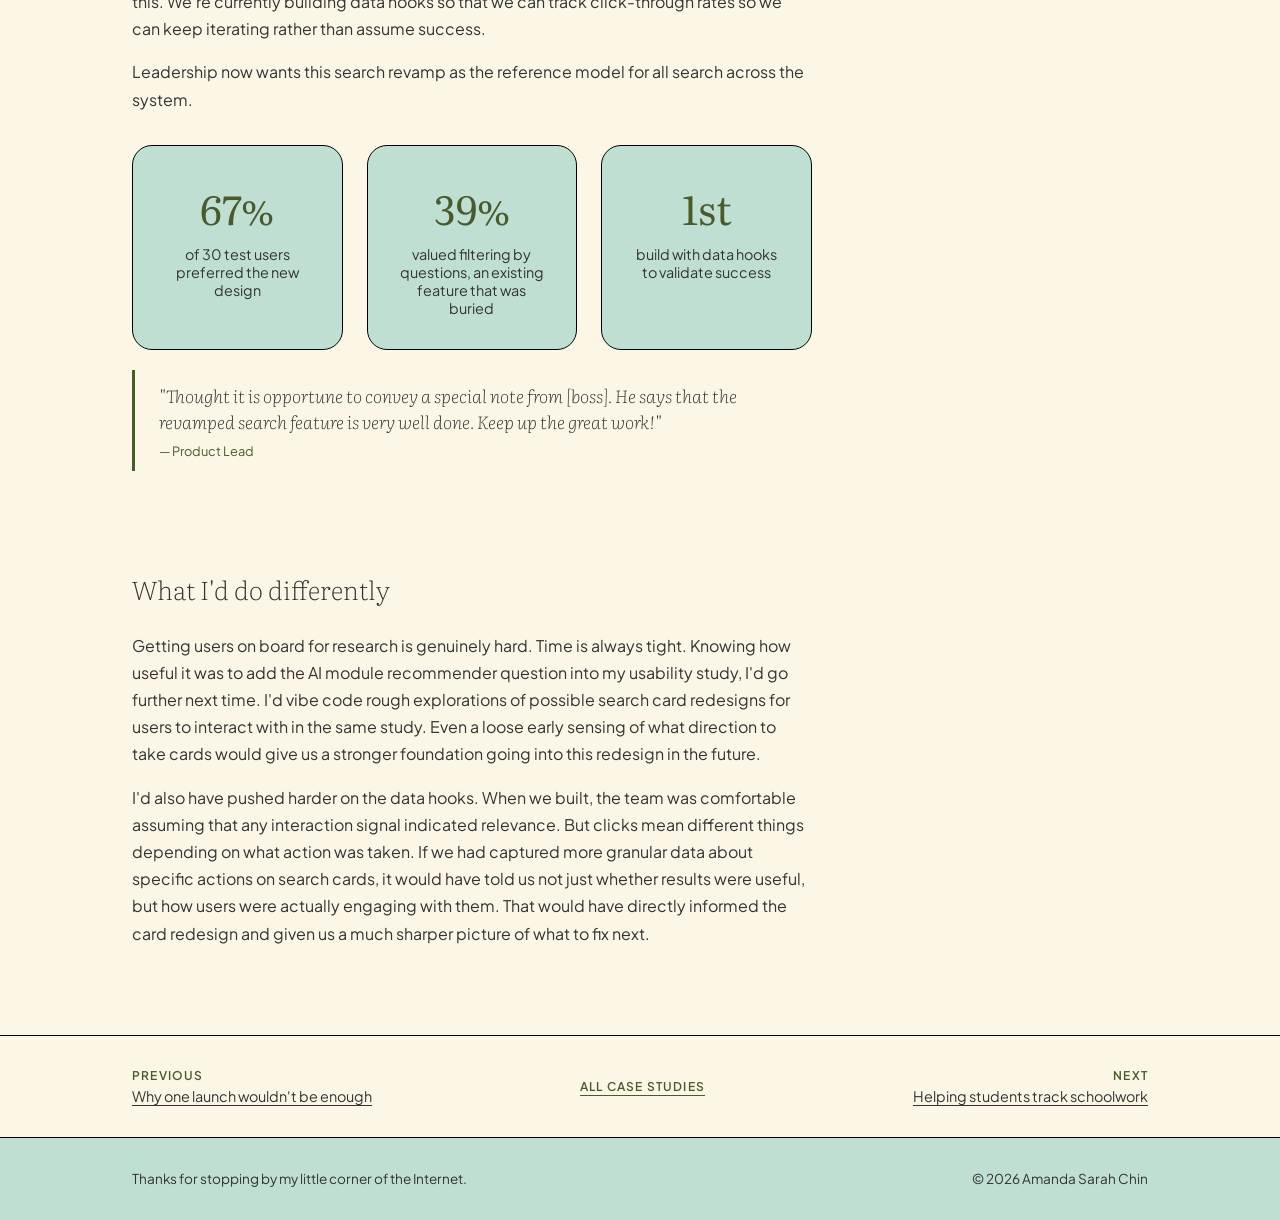
<file: case-study-health-startup.html>
<!DOCTYPE html>
<html lang="en">
<head>
  <meta charset="UTF-8">
  <meta name="viewport" content="width=device-width, initial-scale=1">
  <title>SLS Search Case Study — Amanda Sarah Chin</title>
  <meta name="description" content="Redesigning search on Singapore's national learning platform by challenging a year-long semantic search plan and fixing what was actually broken.">
  <meta property="og:title" content="Redesigning Search on SLS — Amanda Sarah Chin">
  <meta property="og:description" content="67% of users preferred the new design. The bigger win was stopping two builds that would have failed.">
  <meta property="og:type" content="website">
  <link rel="preconnect" href="https://fonts.googleapis.com">
  <link rel="preconnect" href="https://fonts.gstatic.com" crossorigin>
  <link href="https://fonts.googleapis.com/css2?family=Literata:ital,wght@0,200;0,400;1,200;1,400&family=Plus+Jakarta+Sans:wght@200;400;500;600;700&display=swap" rel="stylesheet">
  <link rel="stylesheet" href="styles.css">
  <link rel="stylesheet" href="case-study.css">
</head>
<body>

  <!-- NAVBAR -->
  <nav class="navbar">
    <div class="nav-container">
      <a href="/" class="nav-logo">Amanda Sarah Chin</a>
      <div class="nav-menu" id="navMenu">
        <a href="https://linkedin.com/in/amandasarahchin" class="nav-link" target="_blank" rel="noopener">LinkedIn ↗</a>
      </div>
      <button class="menu-button" id="menuButton" aria-label="Menu" aria-expanded="false">
        <span class="menu-icon">
          <span class="menu-icon-line"></span>
          <span class="menu-icon-line"></span>
          <span class="menu-icon-line"></span>
        </span>
      </button>
    </div>
  </nav>

  <!-- CASE STUDY HERO -->
  <section class="cs-hero">
    <div class="cs-hero-container">
      <p class="cs-hero-label">case study</p>
      <h1 class="cs-hero-title">Pivoting to solve the right problems so that users can find the right thing.</h1>
      <p class="cs-hero-subtitle">How I stopped us from building the wrong solution to solve the wrong problems.</p>
    </div>
    <div class="cs-hero-image-wrapper">
      <img src="images/cover-health-startup.png" alt="SLS search redesign case study cover" class="cs-hero-image">
    </div>
  </section>

  <!-- CASE STUDY BODY -->
  <div class="cs-body">

    <!-- Section 1 -->
    <section class="cs-section">
      <div class="cs-container">
        <div class="cs-overview-grid">
          <div class="cs-overview-main">
            <h2 class="cs-section-title">67% of users preferred the new design. The bigger win was stopping two builds that would have failed to solve users' problems.</h2>
            <p class="cs-body-text">SLS is Singapore's national learning platform for students and teachers across the country. Search was broken. The team's plan was semantic search, a year in the making. I came in and challenged it.</p>
          </div>
          <div class="cs-meta-card">
            <div class="cs-meta-item">
              <h3 class="cs-meta-label">Role</h3>
              <p class="cs-meta-value">Product Designer</p>
            </div>
            <div class="cs-meta-item">
              <h3 class="cs-meta-label">Contributions</h3>
              <p class="cs-meta-value">Research, Problem definition, Stakeholder alignment, Solution validation</p>
            </div>
            <div class="cs-meta-item">
              <h3 class="cs-meta-label">Platform</h3>
              <p class="cs-meta-value">The Singapore Student Learning Space (SLS), serving 500k users</p>
            </div>
          </div>
        </div>
      </div>
    </section>

    <!-- Section 2 -->
    <section class="cs-section">
      <div class="cs-container">
        <h2 class="cs-section-title">5 failure points. Semantic search fixed maybe 1, expensively.</h2>
        <p class="cs-body-text">I pulled search logs, reviewed user feedback, ran a quick survey, and read academic literature on child-computer interaction. When direct user access is limited, published research on common behaviours like search fills that gap fast. This shaped everything that followed.</p>
        <p class="cs-body-text">What I found made the semantic search plan hard to justify.</p>
        <p class="cs-body-text">Our UI forced filtering before searching, the opposite of how users expected search to work. 44% rated our UI complicated or very complicated.</p>
        <p class="cs-body-text">Vocabulary gaps were breaking results completely. Our latest exciting feature "interactive digital textbook" returned only 2 results; its less-used acronym "IDT" returned 167 results. Our search's inability to read acronyms was causing significant reduced ROI for other teams' work. "Foundational english" returned nothing because the subject is called "foundation english."</p>
        <p class="cs-body-text">The literature explained why this mattered so much: children's developing motor and literacy skills mean more typing errors than adults. Exact keyword matching punished them for it.</p>
        <p class="cs-body-text">Then there was the problem nobody had caught. A national policy shift had moved students to subject-based banding but our metadata hadn't kept up. Students searching Secondary 1 Mathematics G3 found nothing. Every module was still tagged "Secondary 1 Express." No search algorithm would have fixed this.</p>
      </div>
    </section>

    <!-- Section 3 -->
    <section class="cs-section">
      <div class="cs-container">
        <h2 class="cs-section-title">Convincing a team to abandon a year of momentum</h2>
        <p class="cs-body-text">Semantic search had been sold to senior management as the answer. When I sat with them, I realised their concerns matched exactly what I'd found. They knew users were failing to find things. They just didn't have evidence for why.</p>
        <p class="cs-body-text">I mapped every problem against what semantic search could realistically solve and walked through real failing queries. The academic literature reframed typos, acronym matching, and vocabulary mismatches from minor annoyances to foundational issues affecting most users. Getting these basics right would do 80% of the heavy lifting.</p>
        <blockquote class="cs-pullquote">
          <p>"Oh, I see. Semantic search was actually just one small part of it."</p>
          <cite class="cs-pullquote-cite">— Product Lead</cite>
        </blockquote>
        <div class="cs-placeholder">Placeholder: before/after UI screenshots</div>
      </div>
    </section>

    <!-- Section 4 -->
    <section class="cs-section">
      <div class="cs-container">
        <h2 class="cs-section-title">I stopped an AI recommender before it cost the team a full sprint</h2>
        <p class="cs-body-text">Mid-project, a proposal came in for AI-generated module recommendations. I hypothesised it would fail because I saw we hadn't dived deeply enough into users' journey in selecting resources, or what content AI could use to make its recommendation.</p>
        <p class="cs-body-text">Rather than flag this without evidence I embedded the question into my usability study. I asked users what information they needed to evaluate a module. I proved this was missing from most content. Nothing for AI to pull from.</p>
        <p class="cs-body-text">That killed the recommender. This data is seeding my future build to redesign our search cards, without needing a separate study.</p>
      </div>
    </section>

    <!-- Section 5 -->
    <section class="cs-section">
      <div class="cs-container">
        <h2 class="cs-section-title">This is one of our first builds where we're measuring whether it actually worked</h2>
        <p class="cs-body-text">I made the case for building data hooks directly into search to compare user behaviour before and after launch, with senior management's support. Most builds go out without this. We're currently building data hooks so that we can track click-through rates so we can keep iterating rather than assume success.</p>
        <p class="cs-body-text">Leadership now wants this search revamp as the reference model for all search across the system.</p>
        <div class="cs-highlight-grid">
          <div class="cs-highlight-card">
            <span class="cs-highlight-number">67%</span>
            <p class="cs-highlight-label">of 30 test users preferred the new design</p>
          </div>
          <div class="cs-highlight-card">
            <span class="cs-highlight-number">39%</span>
            <p class="cs-highlight-label">valued filtering by questions, an existing feature that was buried</p>
          </div>
          <div class="cs-highlight-card">
            <span class="cs-highlight-number">1st</span>
            <p class="cs-highlight-label">build with data hooks to validate success</p>
          </div>
        </div>
        <blockquote class="cs-pullquote">
          <p>"Thought it is opportune to convey a special note from [boss]. He says that the revamped search feature is very well done. Keep up the great work!"</p>
          <cite class="cs-pullquote-cite">— Product Lead</cite>
        </blockquote>
      </div>
    </section>

    <!-- Section 6 -->
    <section class="cs-section">
      <div class="cs-container">
        <h2 class="cs-section-title">What I'd do differently</h2>
        <p class="cs-body-text">Getting users on board for research is genuinely hard. Time is always tight. Knowing how useful it was to add the AI module recommender question into my usability study, I'd go further next time. I'd vibe code rough explorations of possible search card redesigns for users to interact with in the same study. Even a loose early sensing of what direction to take cards would give us a stronger foundation going into this redesign in the future.</p>
        <p class="cs-body-text">I'd also have pushed harder on the data hooks. When we built, the team was comfortable assuming that any interaction signal indicated relevance. But clicks mean different things depending on what action was taken. If we had captured more granular data about specific actions on search cards, it would have told us not just whether results were useful, but how users were actually engaging with them. That would have directly informed the card redesign and given us a much sharper picture of what to fix next.</p>
      </div>
    </section>

  </div>

  <!-- CASE STUDY NAVIGATION -->
  <nav class="cs-nav-bar">
    <div class="cs-nav-container">
      <a href="case-study-airasia.html" class="cs-nav-link cs-nav-prev">
        <span class="cs-nav-direction">Previous</span>
        <span class="cs-nav-title">Why one launch wouldn't be enough</span>
      </a>
      <a href="/#UX" class="cs-nav-link cs-nav-all">All Case Studies</a>
      <a href="case-study-task-tracker.html" class="cs-nav-link cs-nav-next">
        <span class="cs-nav-direction">Next</span>
        <span class="cs-nav-title">Helping students track schoolwork</span>
      </a>
    </div>
  </nav>

  <!-- FOOTER -->
  <div class="footer-wrapper">
    <footer class="footer-component">
      <div class="footer-container">
        <div class="footer-content">
          <span class="footer-text">Thanks for stopping by my little corner of the Internet.</span>
          <span class="footer-copyright">&copy; 2026 Amanda Sarah Chin</span>
        </div>
      </div>
    </footer>
  </div>

  <script src="script.js"></script>
</body>
</html>
</file>
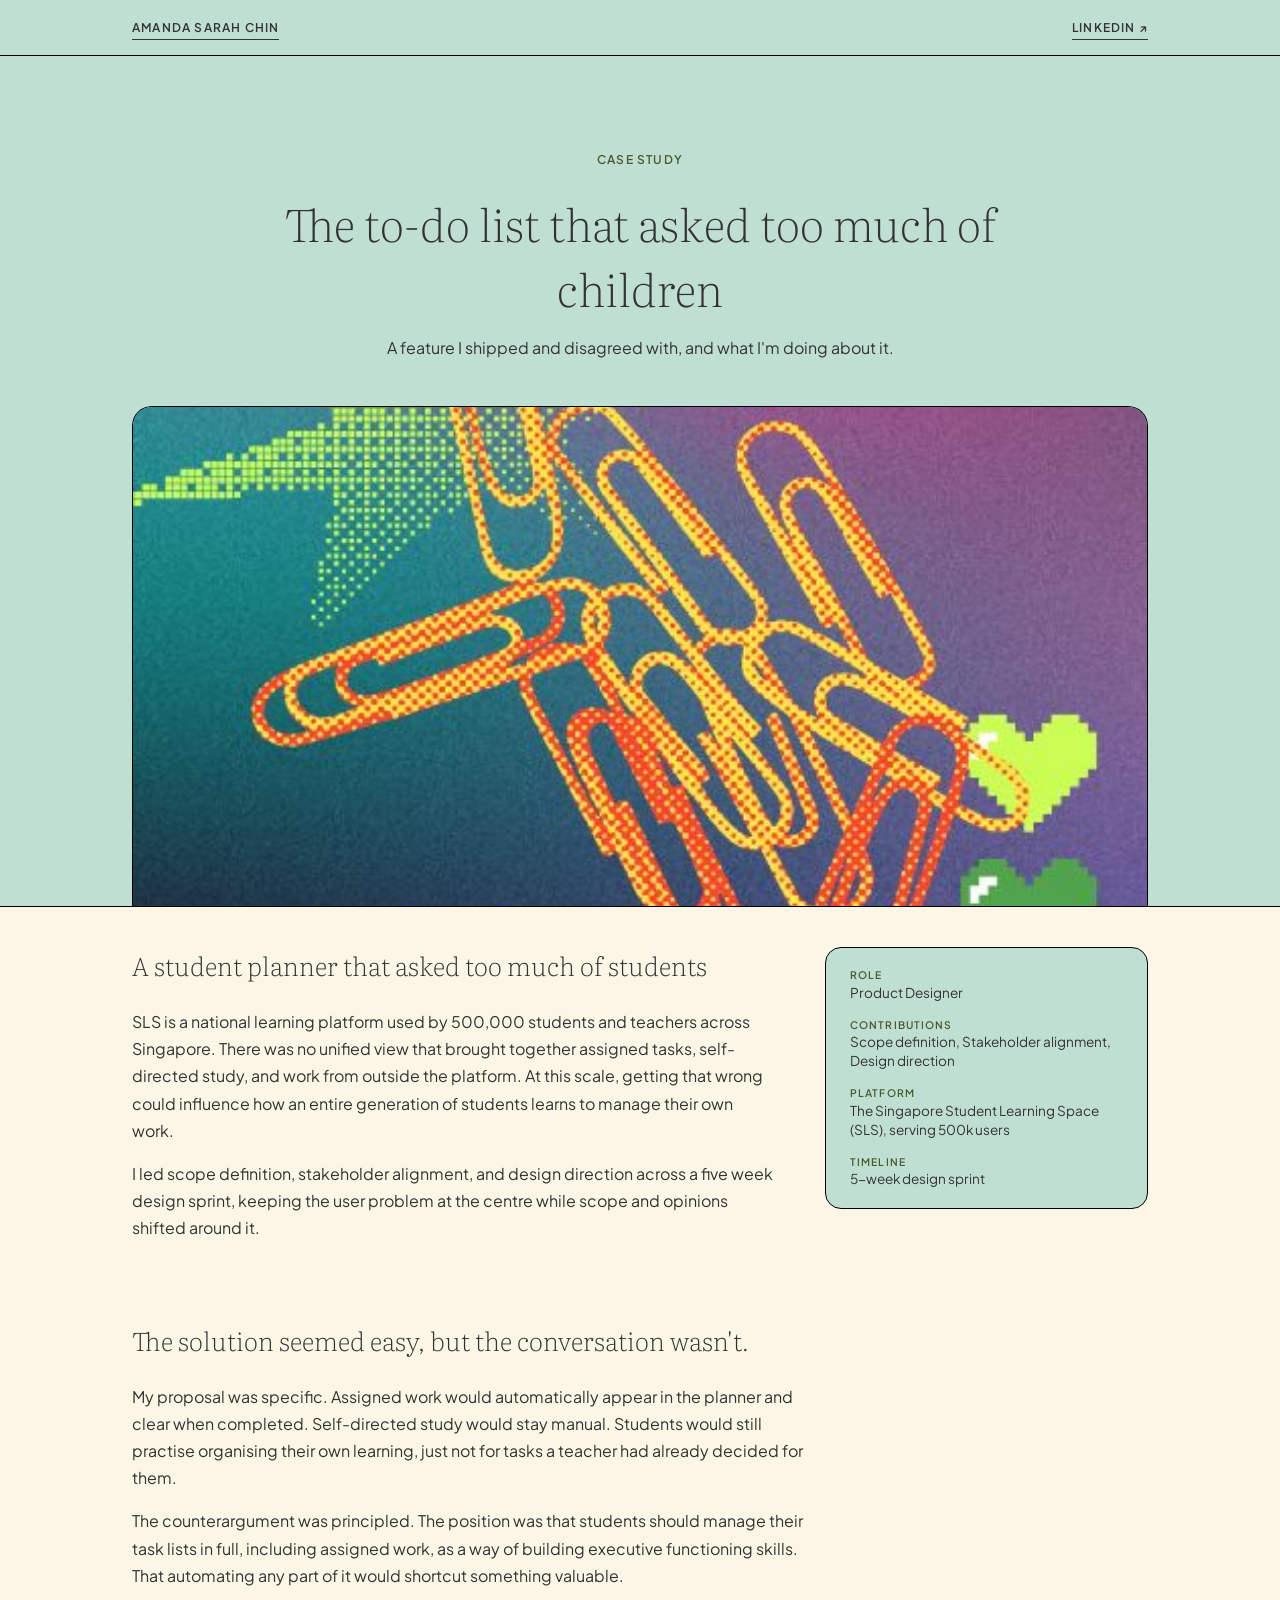
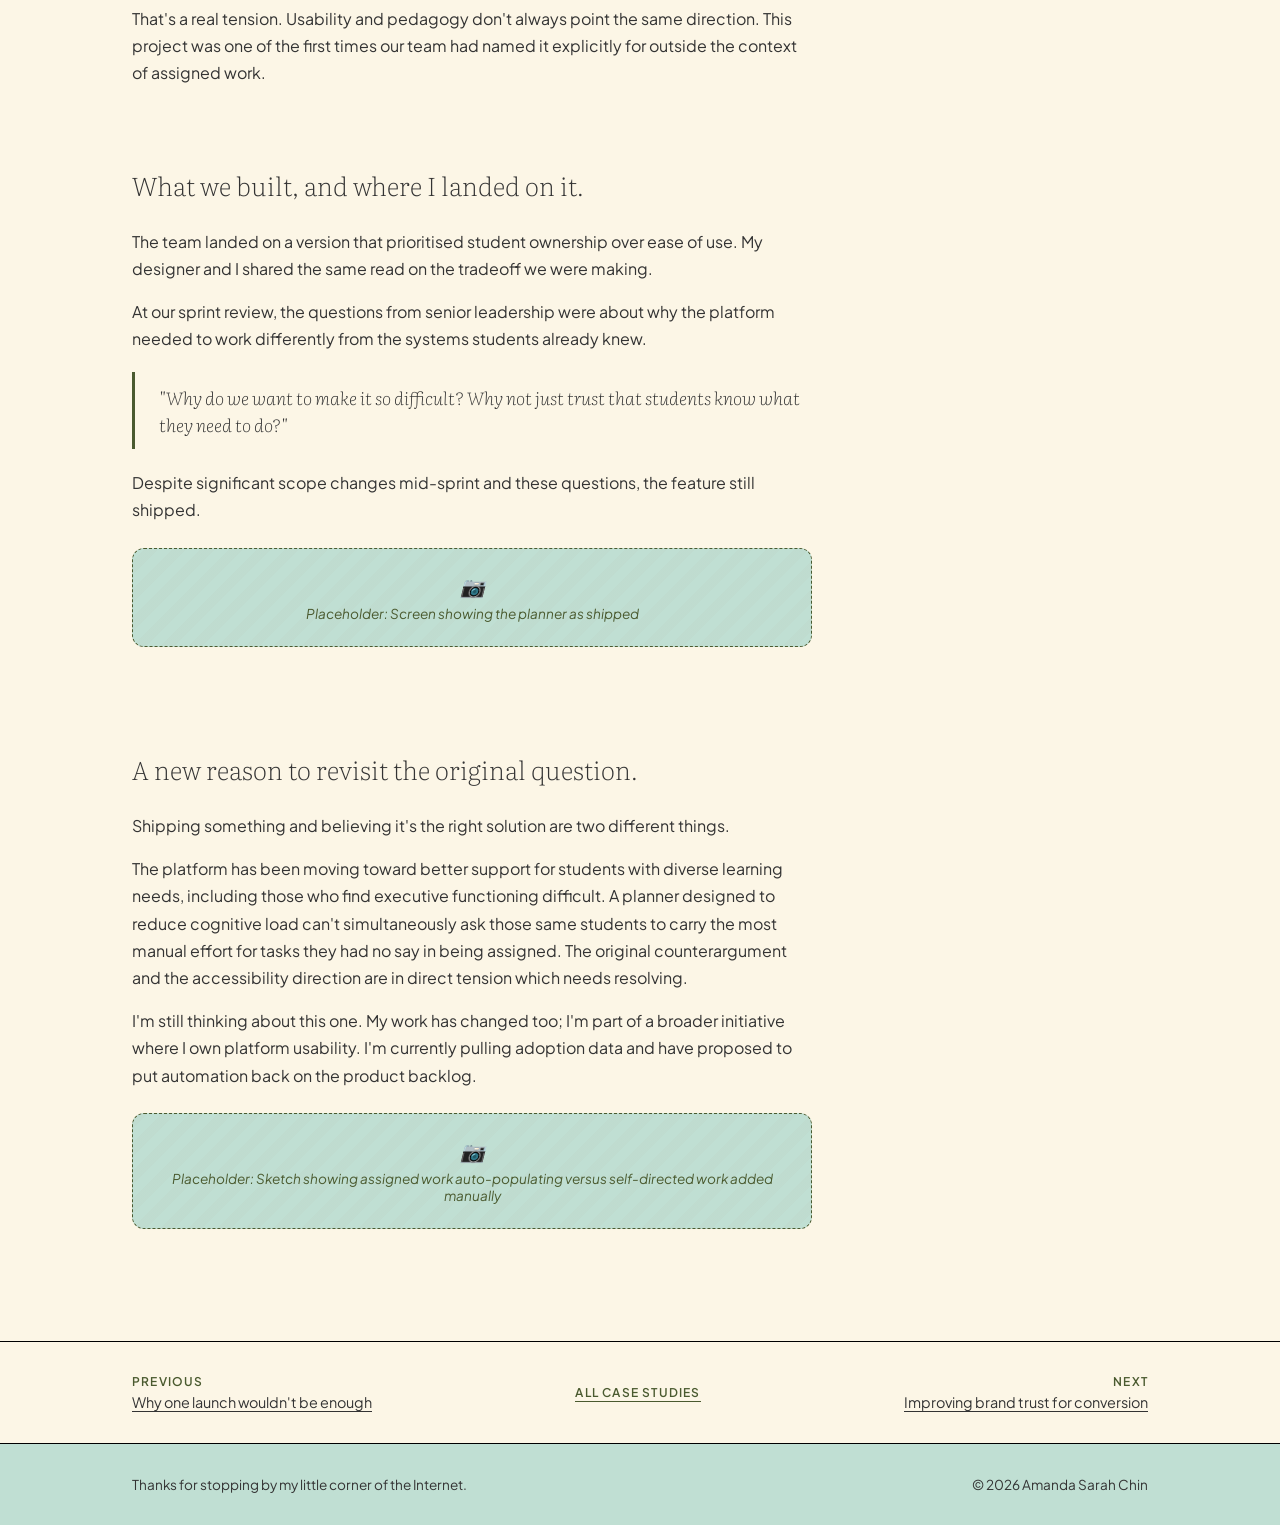
<file: case-study-task-tracker.html>
<!DOCTYPE html>
<html lang="en">
<head>
  <meta charset="UTF-8">
  <meta name="viewport" content="width=device-width, initial-scale=1">
  <title>Student Planner Case Study — Amanda Sarah Chin</title>
  <meta name="description" content="A feature I shipped and disagreed with on Singapore's national learning platform, and what I'm doing about it.">
  <meta property="og:title" content="The to-do list that asked too much of children — Amanda Sarah Chin">
  <meta property="og:description" content="A feature I shipped and disagreed with, and what I'm doing about it.">
  <meta property="og:type" content="website">
  <link rel="preconnect" href="https://fonts.googleapis.com">
  <link rel="preconnect" href="https://fonts.gstatic.com" crossorigin>
  <link href="https://fonts.googleapis.com/css2?family=Literata:ital,wght@0,200;0,400;1,200;1,400&family=Plus+Jakarta+Sans:wght@200;400;500;600;700&display=swap" rel="stylesheet">
  <link rel="stylesheet" href="styles.css">
  <link rel="stylesheet" href="case-study.css">
</head>
<body>

  <!-- NAVBAR -->
  <nav class="navbar">
    <div class="nav-container">
      <a href="/" class="nav-logo">Amanda Sarah Chin</a>
      <div class="nav-menu" id="navMenu">
        <a href="https://linkedin.com/in/amandasarahchin" class="nav-link" target="_blank" rel="noopener">LinkedIn ↗</a>
      </div>
      <button class="menu-button" id="menuButton" aria-label="Menu" aria-expanded="false">
        <span class="menu-icon">
          <span class="menu-icon-line"></span>
          <span class="menu-icon-line"></span>
          <span class="menu-icon-line"></span>
        </span>
      </button>
    </div>
  </nav>

  <!-- CASE STUDY HERO -->
  <section class="cs-hero">
    <div class="cs-hero-container">
      <p class="cs-hero-label">case study</p>
      <h1 class="cs-hero-title">The to-do list that asked too much of children</h1>
      <p class="cs-hero-subtitle">A feature I shipped and disagreed with, and what I'm doing about it.</p>
    </div>
    <div class="cs-hero-image-wrapper">
      <img src="images/cover-task-tracker.jpg" alt="Student Planner case study cover" class="cs-hero-image">
    </div>
  </section>

  <!-- CASE STUDY BODY -->
  <div class="cs-body">

    <!-- Section 1: Overview -->
    <section class="cs-section">
      <div class="cs-container">
        <div class="cs-overview-grid">
          <div class="cs-overview-main">
            <h2 class="cs-section-title">A student planner that asked too much of students</h2>
            <p class="cs-body-text">SLS is a national learning platform used by 500,000 students and teachers across Singapore. There was no unified view that brought together assigned tasks, self-directed study, and work from outside the platform. At this scale, getting that wrong could influence how an entire generation of students learns to manage their own work.</p>
            <p class="cs-body-text">I led scope definition, stakeholder alignment, and design direction across a five week design sprint, keeping the user problem at the centre while scope and opinions shifted around it.</p>
          </div>
          <div class="cs-meta-card">
            <div class="cs-meta-item">
              <h3 class="cs-meta-label">Role</h3>
              <p class="cs-meta-value">Product Designer</p>
            </div>
            <div class="cs-meta-item">
              <h3 class="cs-meta-label">Contributions</h3>
              <p class="cs-meta-value">Scope definition, Stakeholder alignment, Design direction</p>
            </div>
            <div class="cs-meta-item">
              <h3 class="cs-meta-label">Platform</h3>
              <p class="cs-meta-value">The Singapore Student Learning Space (SLS), serving 500k users</p>
            </div>
            <div class="cs-meta-item">
              <h3 class="cs-meta-label">Timeline</h3>
              <p class="cs-meta-value">5-week design sprint</p>
            </div>
          </div>
        </div>
      </div>
    </section>

    <!-- Section 2 -->
    <section class="cs-section">
      <div class="cs-container">
        <h2 class="cs-section-title">The solution seemed easy, but the conversation wasn't.</h2>
        <p class="cs-body-text">My proposal was specific. Assigned work would automatically appear in the planner and clear when completed. Self-directed study would stay manual. Students would still practise organising their own learning, just not for tasks a teacher had already decided for them.</p>
        <p class="cs-body-text">The counterargument was principled. The position was that students should manage their task lists in full, including assigned work, as a way of building executive functioning skills. That automating any part of it would shortcut something valuable.</p>
        <p class="cs-body-text">That's a real tension. Usability and pedagogy don't always point the same direction. This project was one of the first times our team had named it explicitly for outside the context of assigned work.</p>
      </div>
    </section>

    <!-- Section 3 -->
    <section class="cs-section">
      <div class="cs-container">
        <h2 class="cs-section-title">What we built, and where I landed on it.</h2>
        <p class="cs-body-text">The team landed on a version that prioritised student ownership over ease of use. My designer and I shared the same read on the tradeoff we were making.</p>
        <p class="cs-body-text">At our sprint review, the questions from senior leadership were about why the platform needed to work differently from the systems students already knew.</p>
        <blockquote class="cs-pullquote">
          <p>"Why do we want to make it so difficult? Why not just trust that students know what they need to do?"</p>
        </blockquote>
        <p class="cs-body-text">Despite significant scope changes mid-sprint and these questions, the feature still shipped.</p>
        <div class="cs-placeholder">Placeholder: Screen showing the planner as shipped</div>
      </div>
    </section>

    <!-- Section 4 -->
    <section class="cs-section">
      <div class="cs-container">
        <h2 class="cs-section-title">A new reason to revisit the original question.</h2>
        <p class="cs-body-text">Shipping something and believing it's the right solution are two different things.</p>
        <p class="cs-body-text">The platform has been moving toward better support for students with diverse learning needs, including those who find executive functioning difficult. A planner designed to reduce cognitive load can't simultaneously ask those same students to carry the most manual effort for tasks they had no say in being assigned. The original counterargument and the accessibility direction are in direct tension which needs resolving.</p>
        <p class="cs-body-text">I'm still thinking about this one. My work has changed too; I'm part of a broader initiative where I own platform usability. I'm currently pulling adoption data and have proposed to put automation back on the product backlog.</p>
        <div class="cs-placeholder">Placeholder: Sketch showing assigned work auto-populating versus self-directed work added manually</div>
      </div>
    </section>

  </div>

  <!-- CASE STUDY NAVIGATION -->
  <nav class="cs-nav-bar">
    <div class="cs-nav-container">
      <a href="case-study-airasia.html" class="cs-nav-link cs-nav-prev">
        <span class="cs-nav-direction">Previous</span>
        <span class="cs-nav-title">Why one launch wouldn't be enough</span>
      </a>
      <a href="/#UX" class="cs-nav-link cs-nav-all">All Case Studies</a>
      <a href="case-study-health-startup.html" class="cs-nav-link cs-nav-next">
        <span class="cs-nav-direction">Next</span>
        <span class="cs-nav-title">Improving brand trust for conversion</span>
      </a>
    </div>
  </nav>

  <!-- FOOTER -->
  <div class="footer-wrapper">
    <footer class="footer-component">
      <div class="footer-container">
        <div class="footer-content">
          <span class="footer-text">Thanks for stopping by my little corner of the Internet.</span>
          <span class="footer-copyright">&copy; 2026 Amanda Sarah Chin</span>
        </div>
      </div>
    </footer>
  </div>

  <script src="script.js"></script>
</body>
</html>
</file>
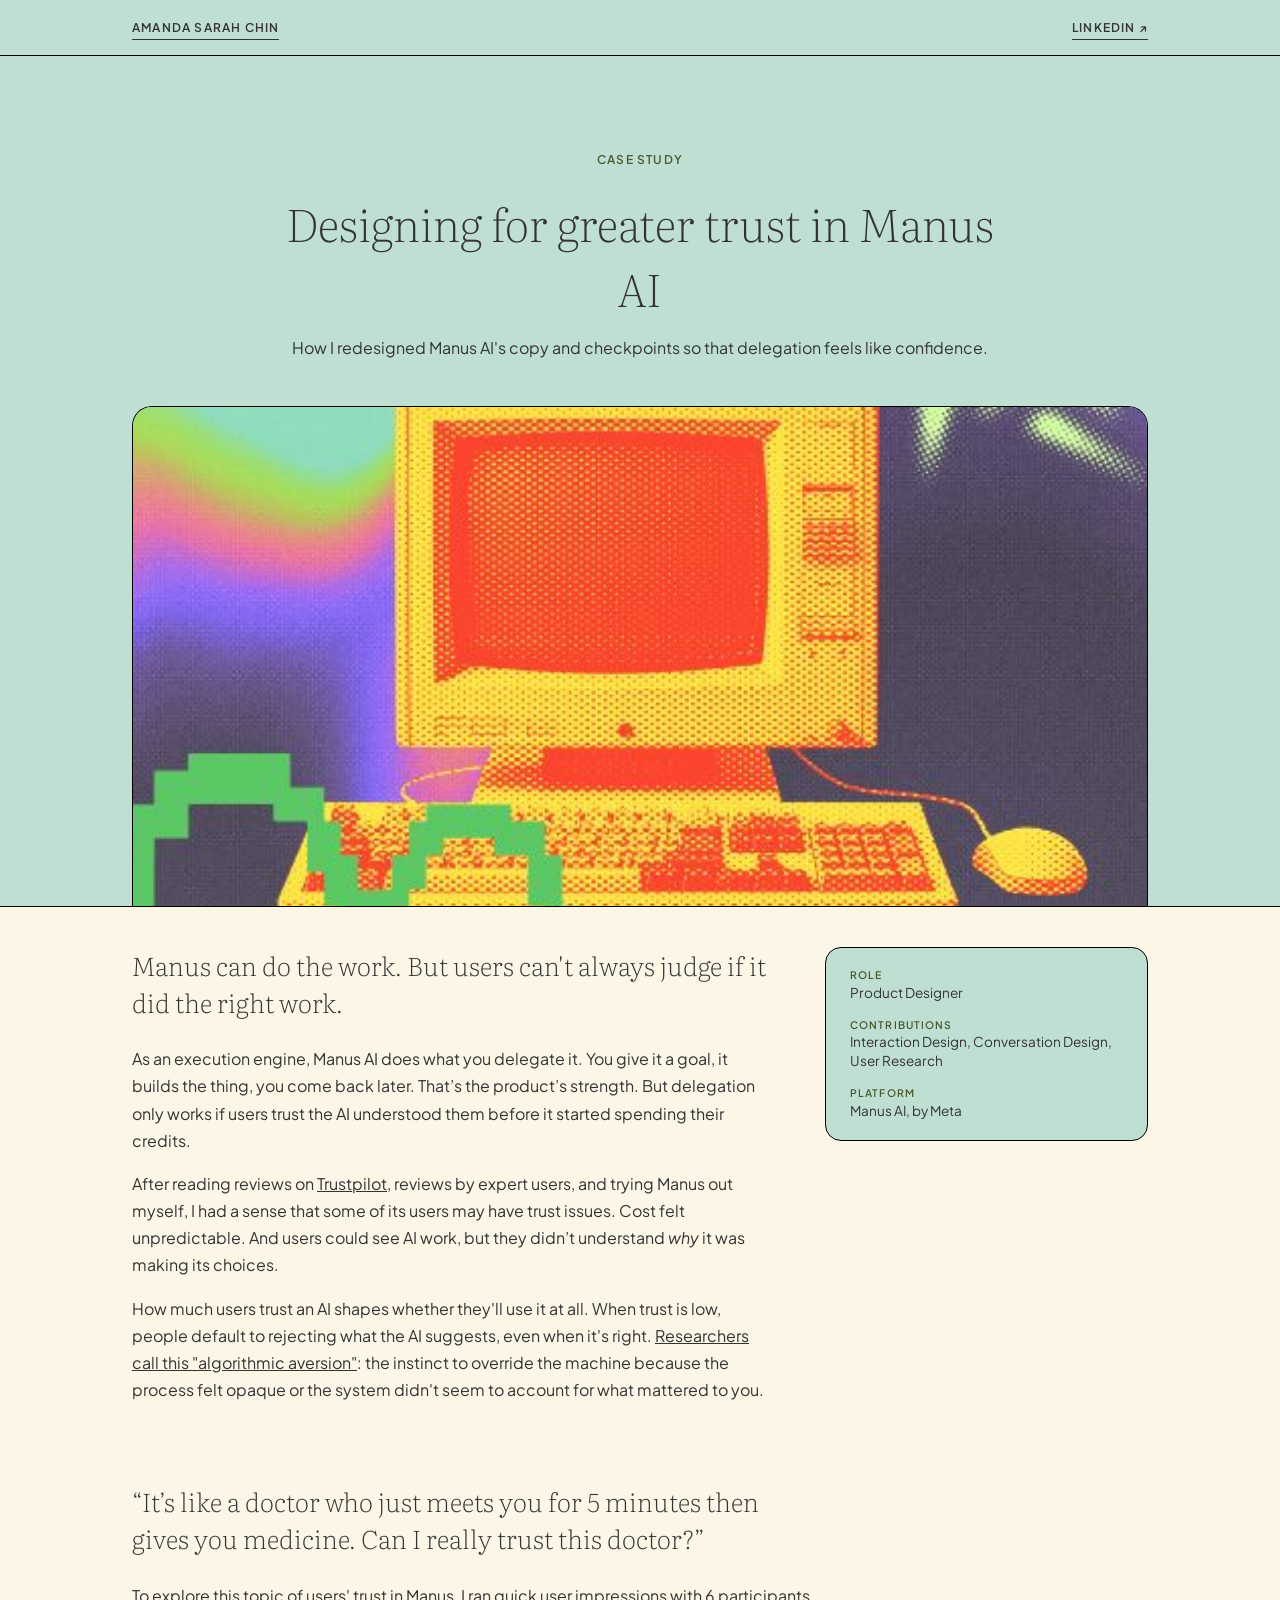
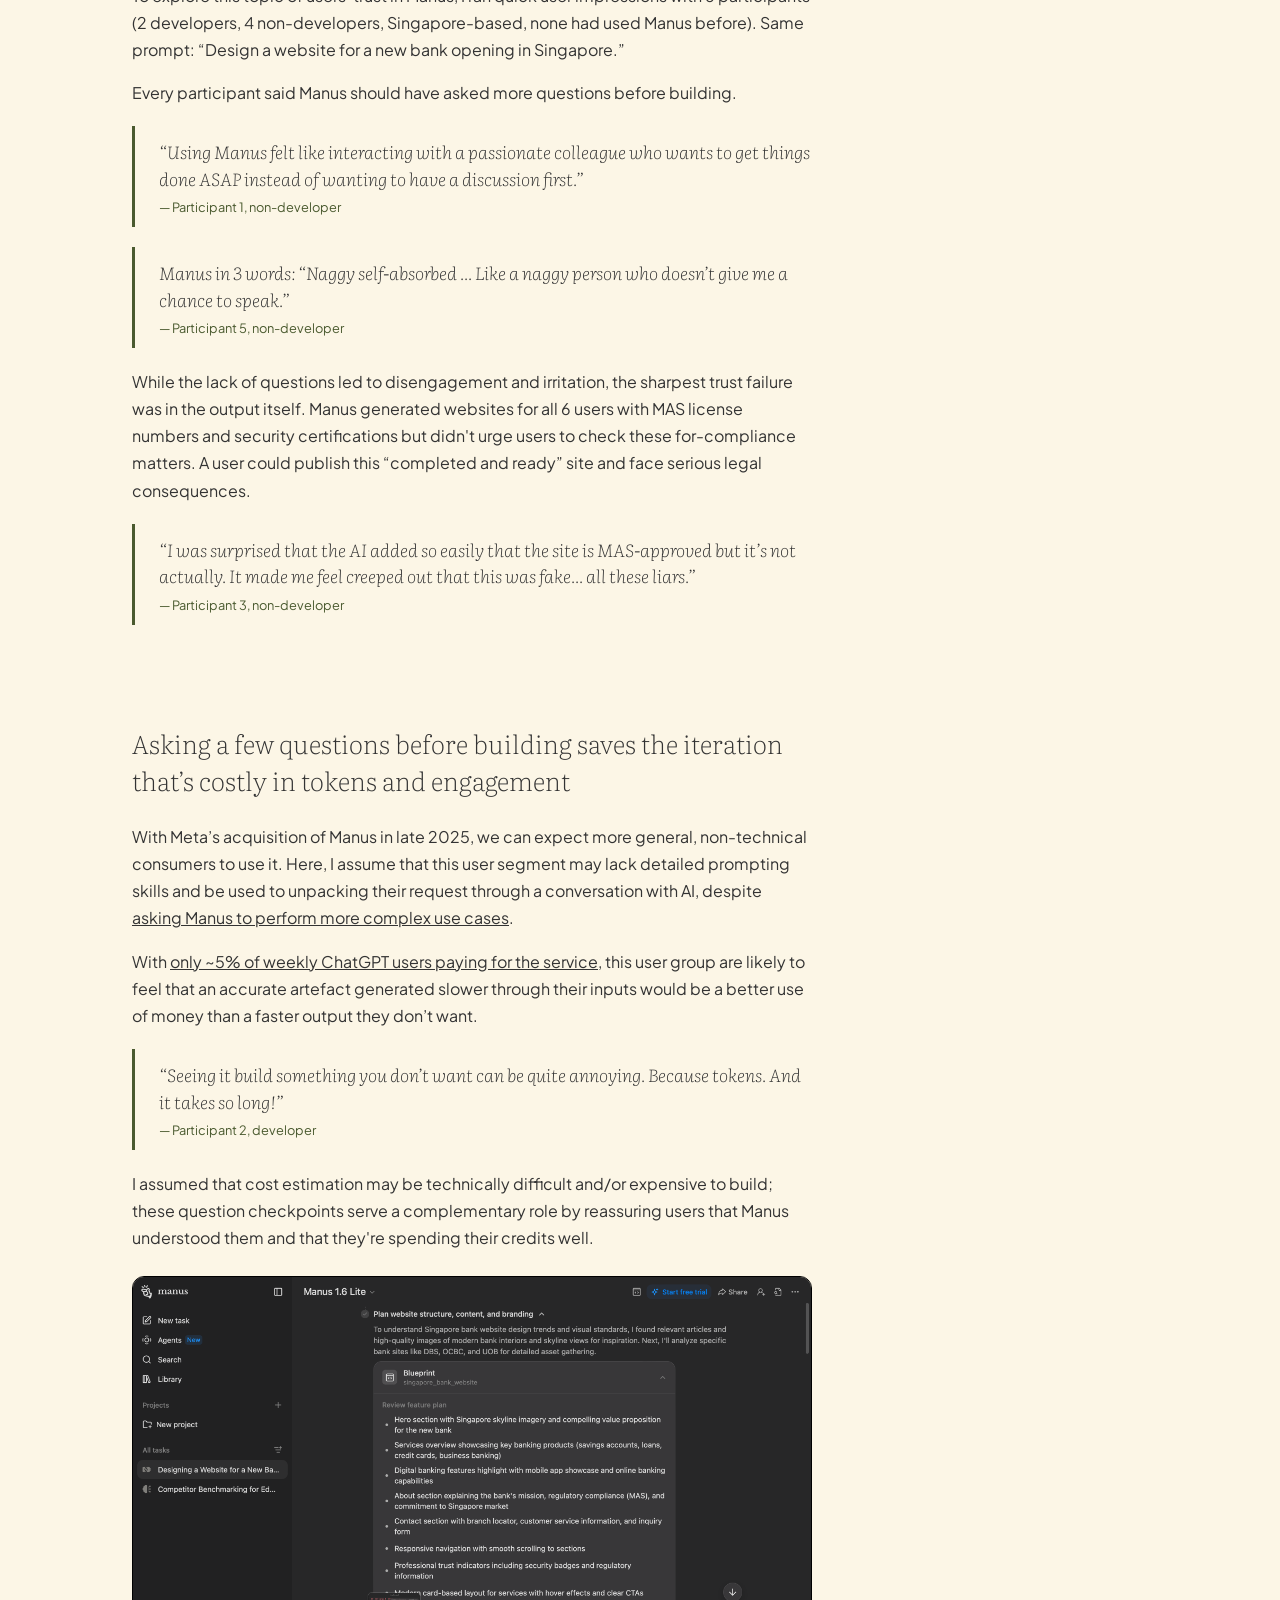
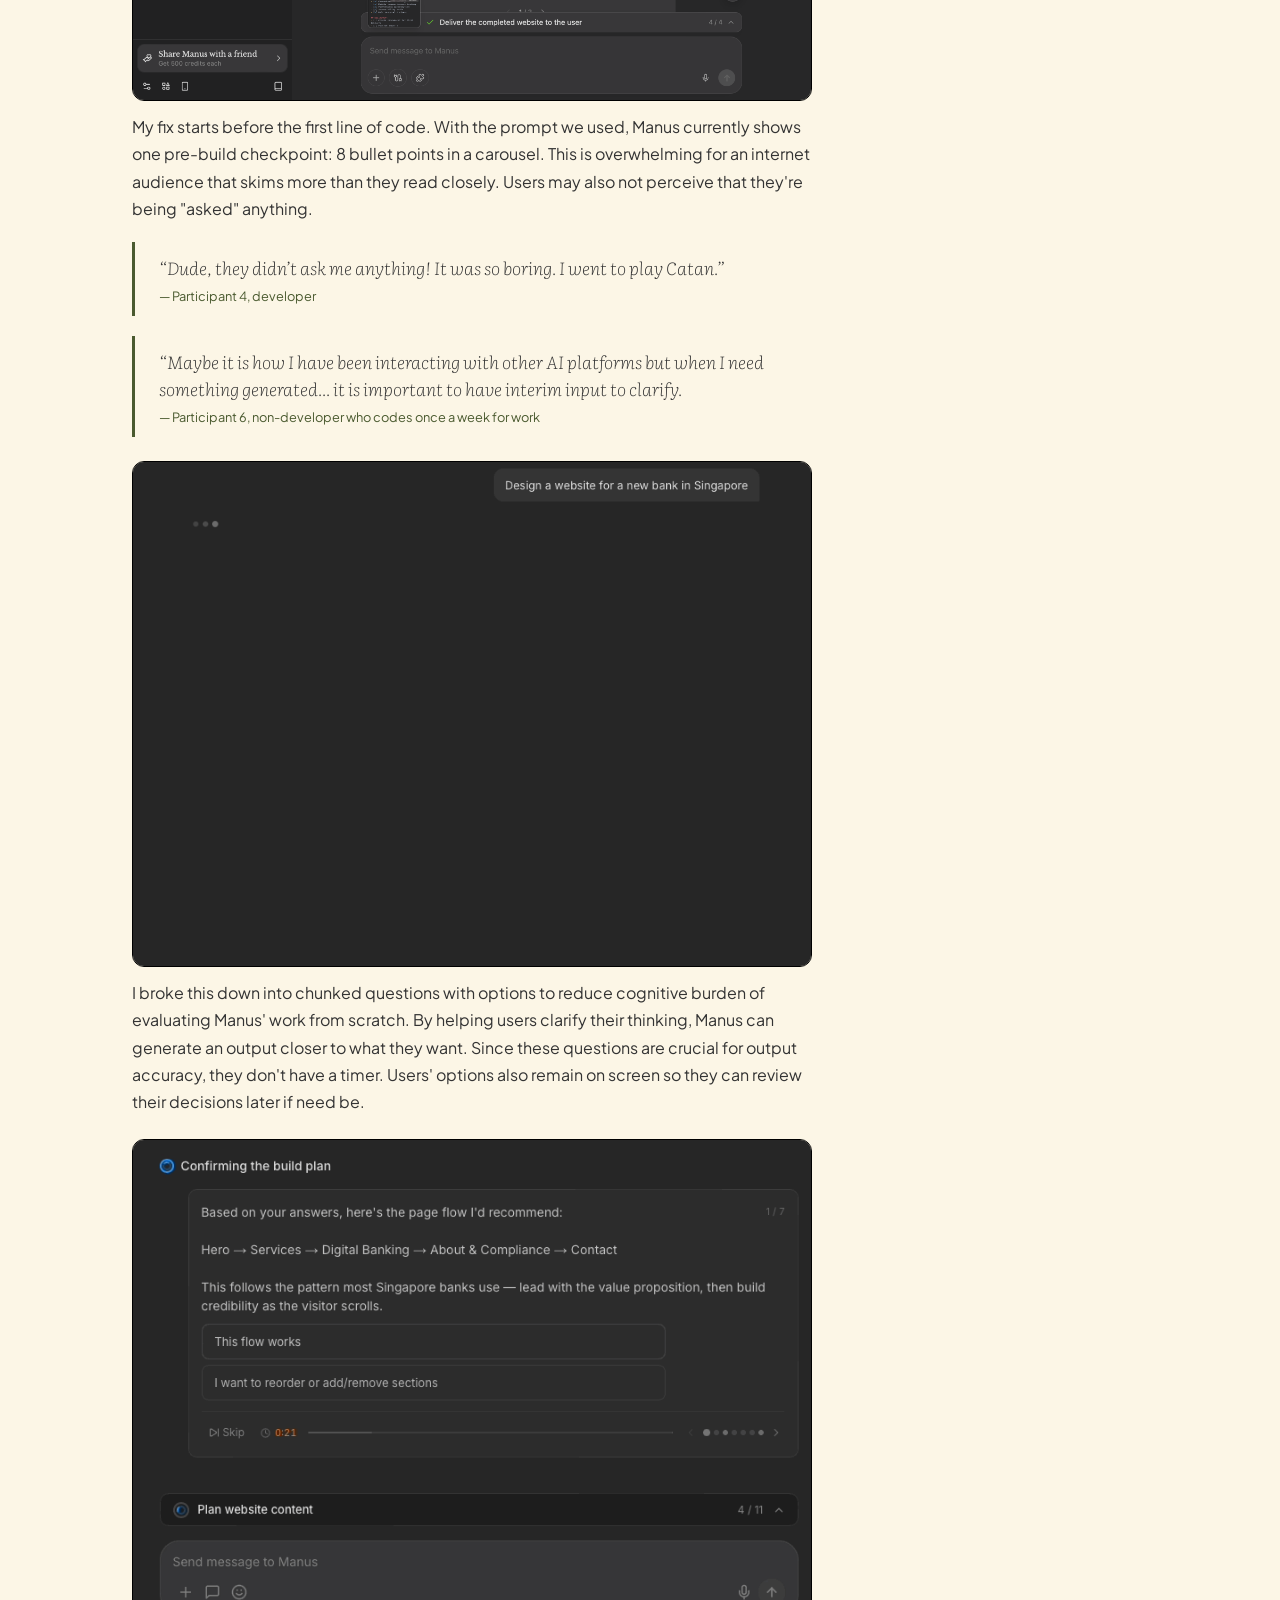
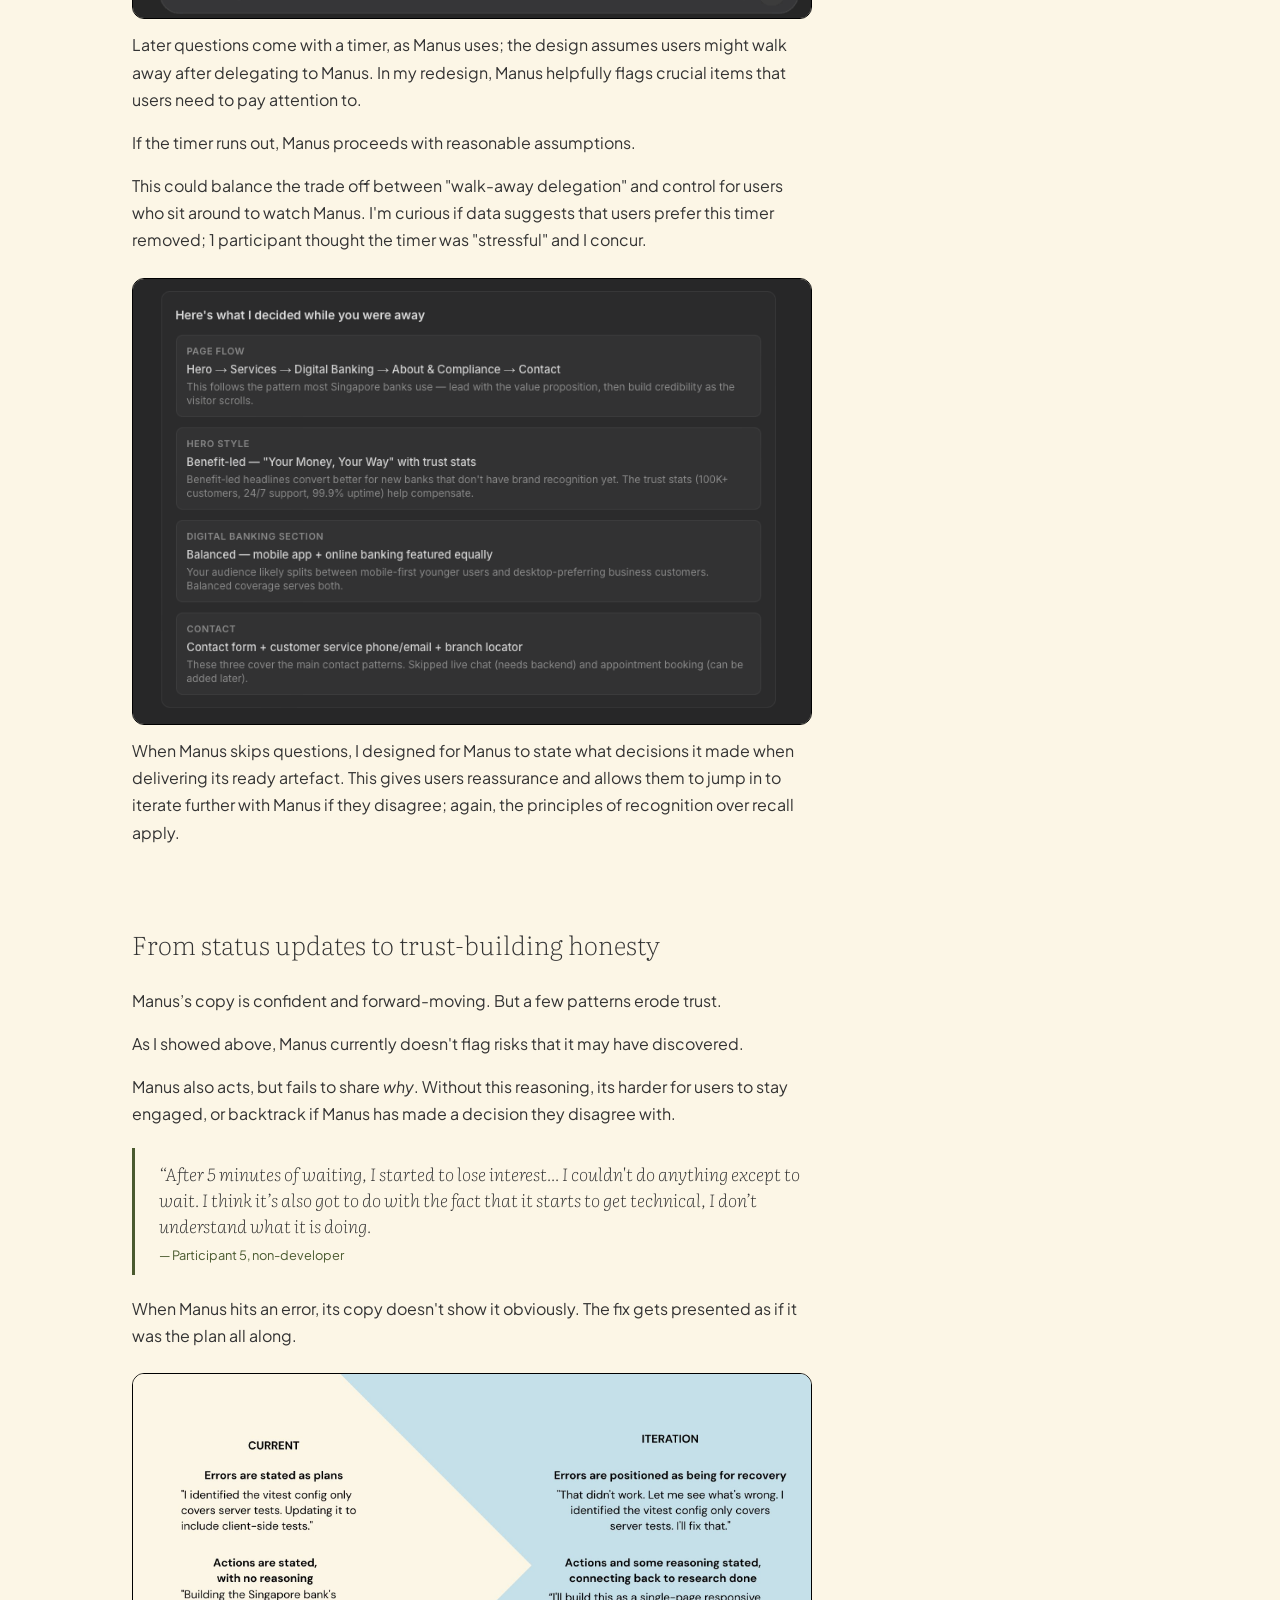
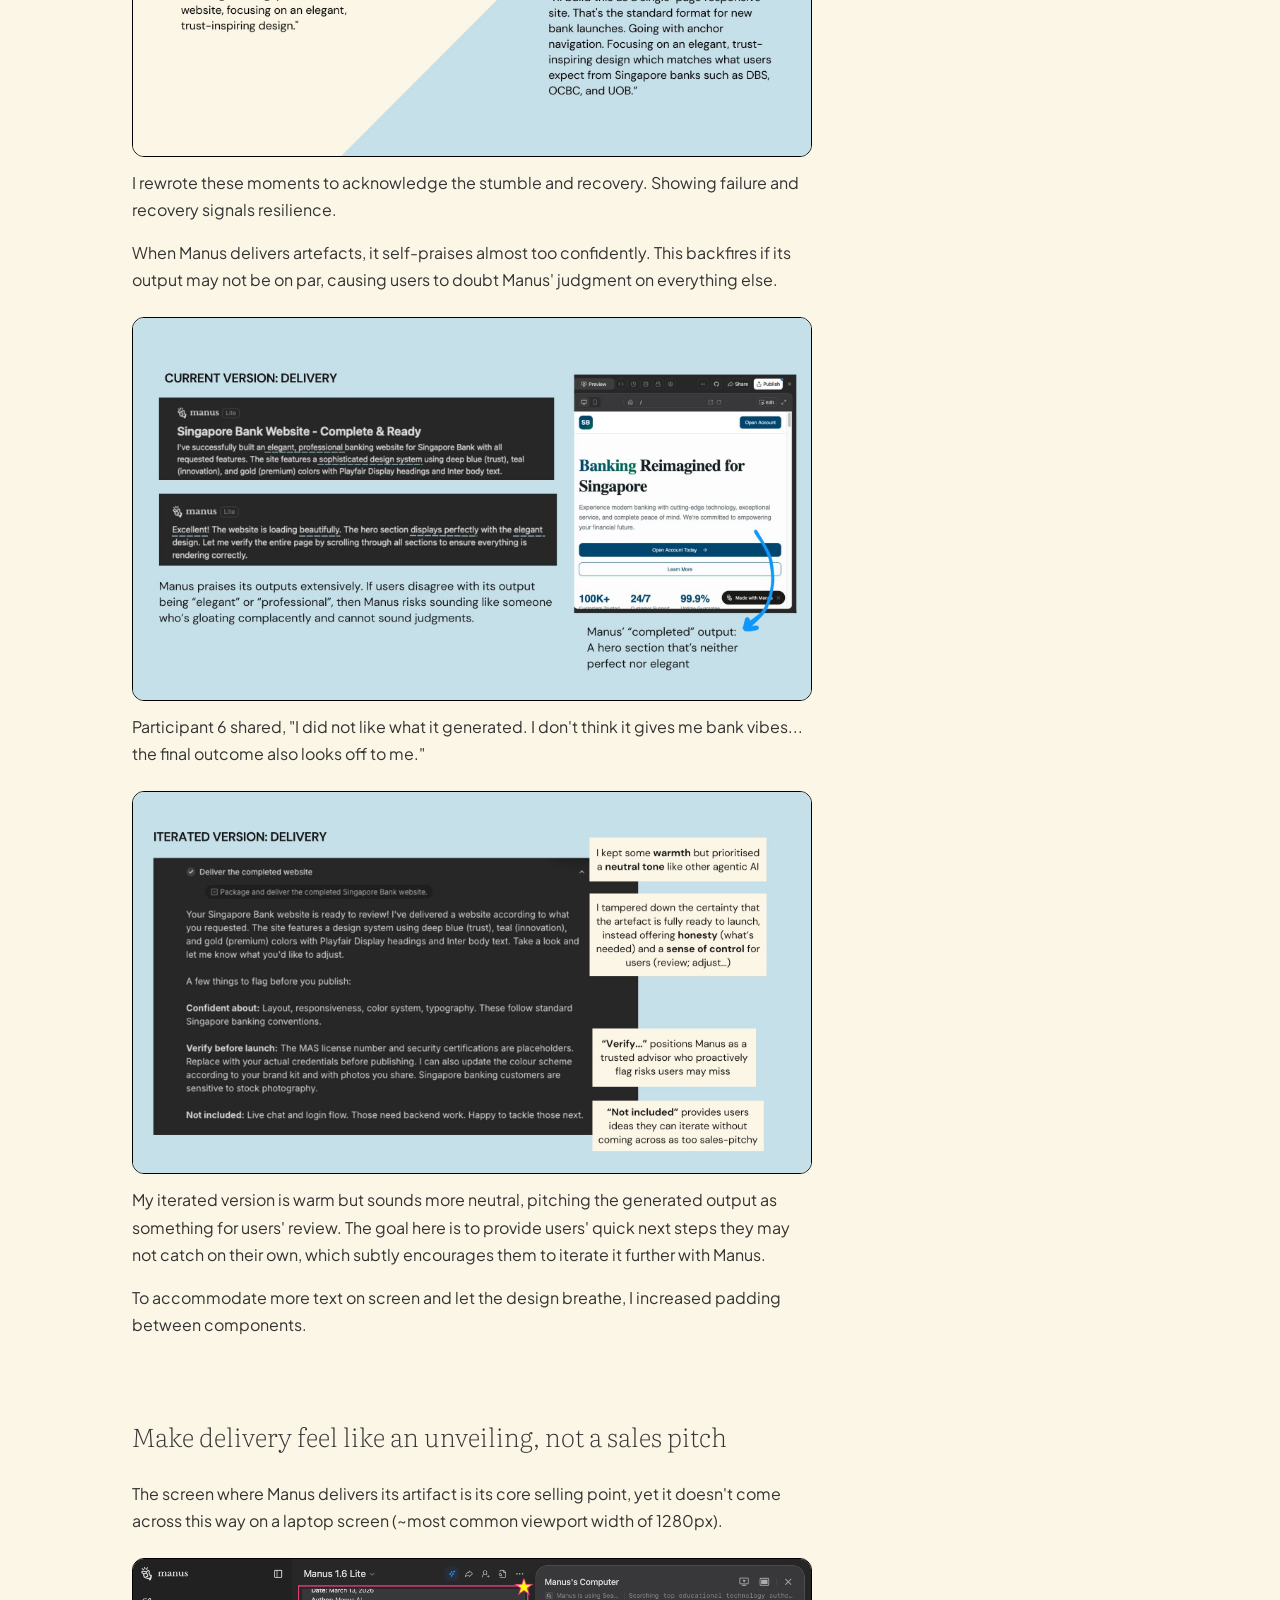
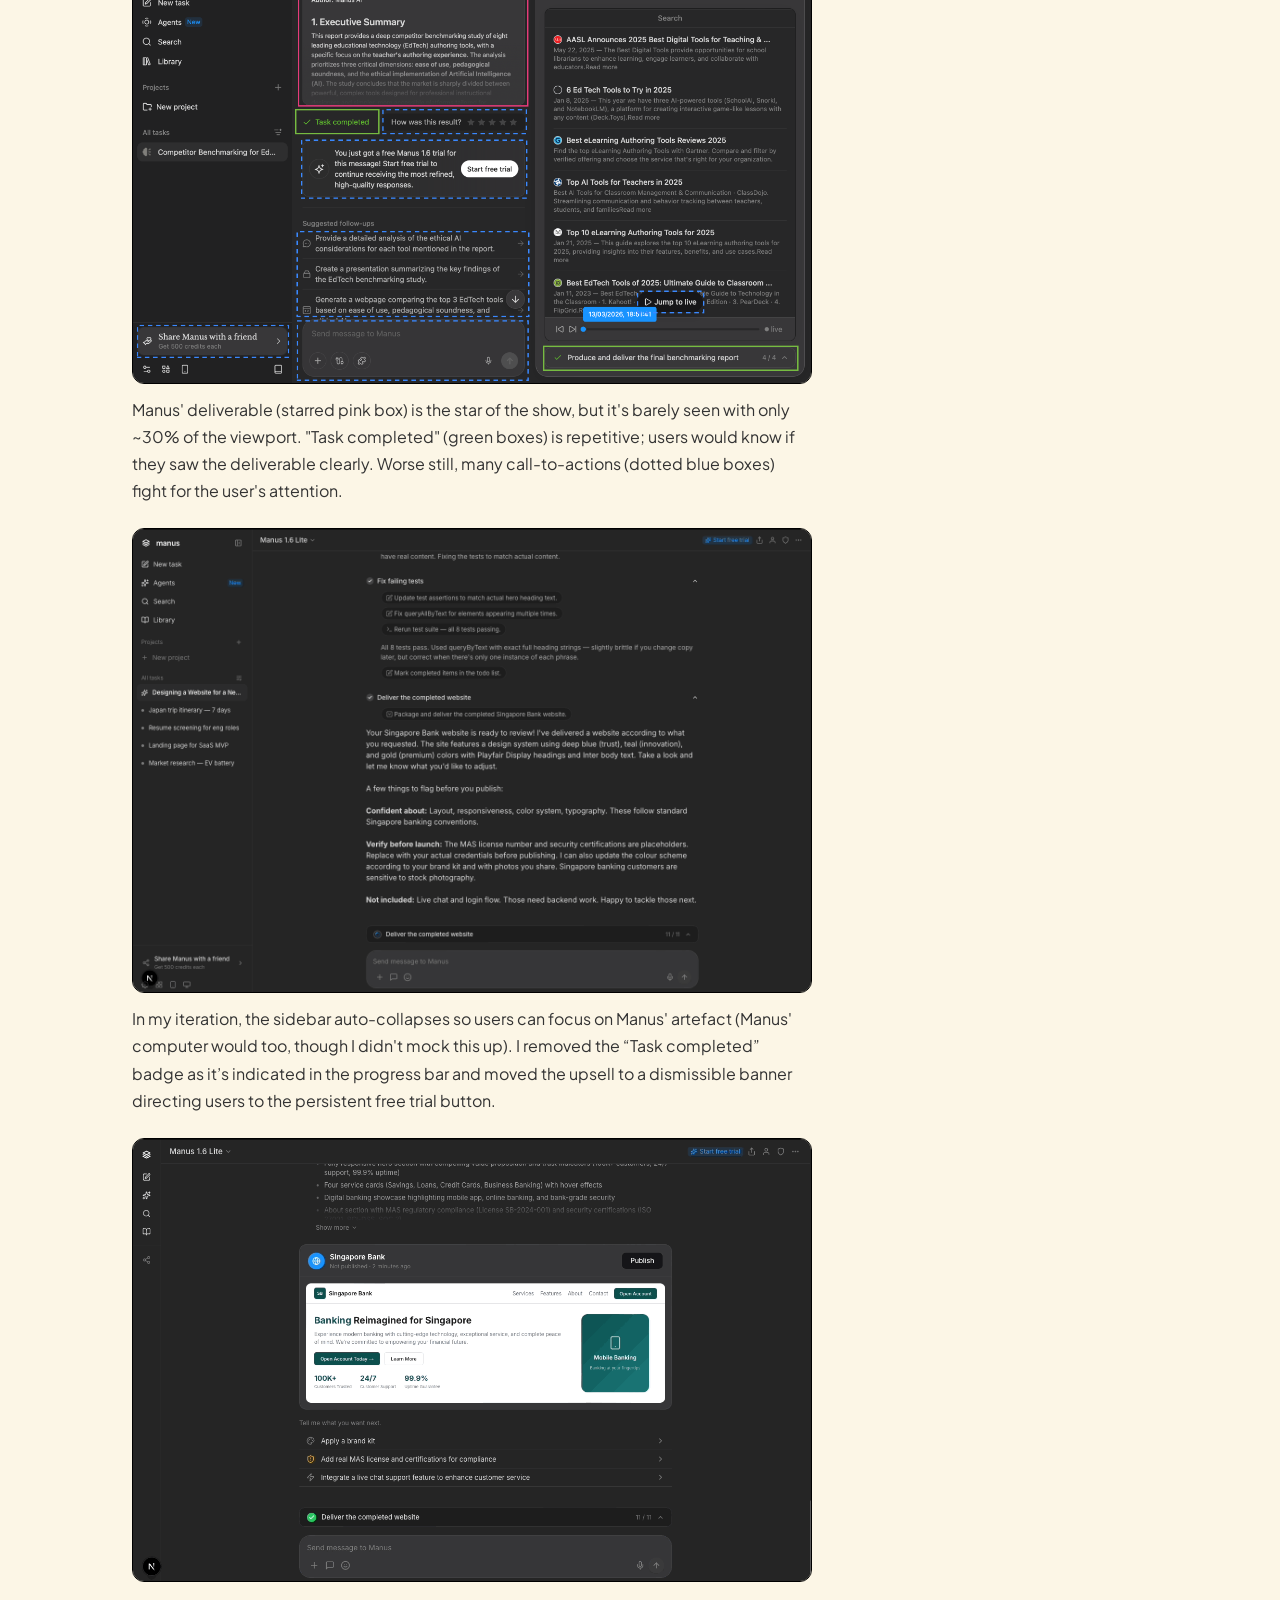
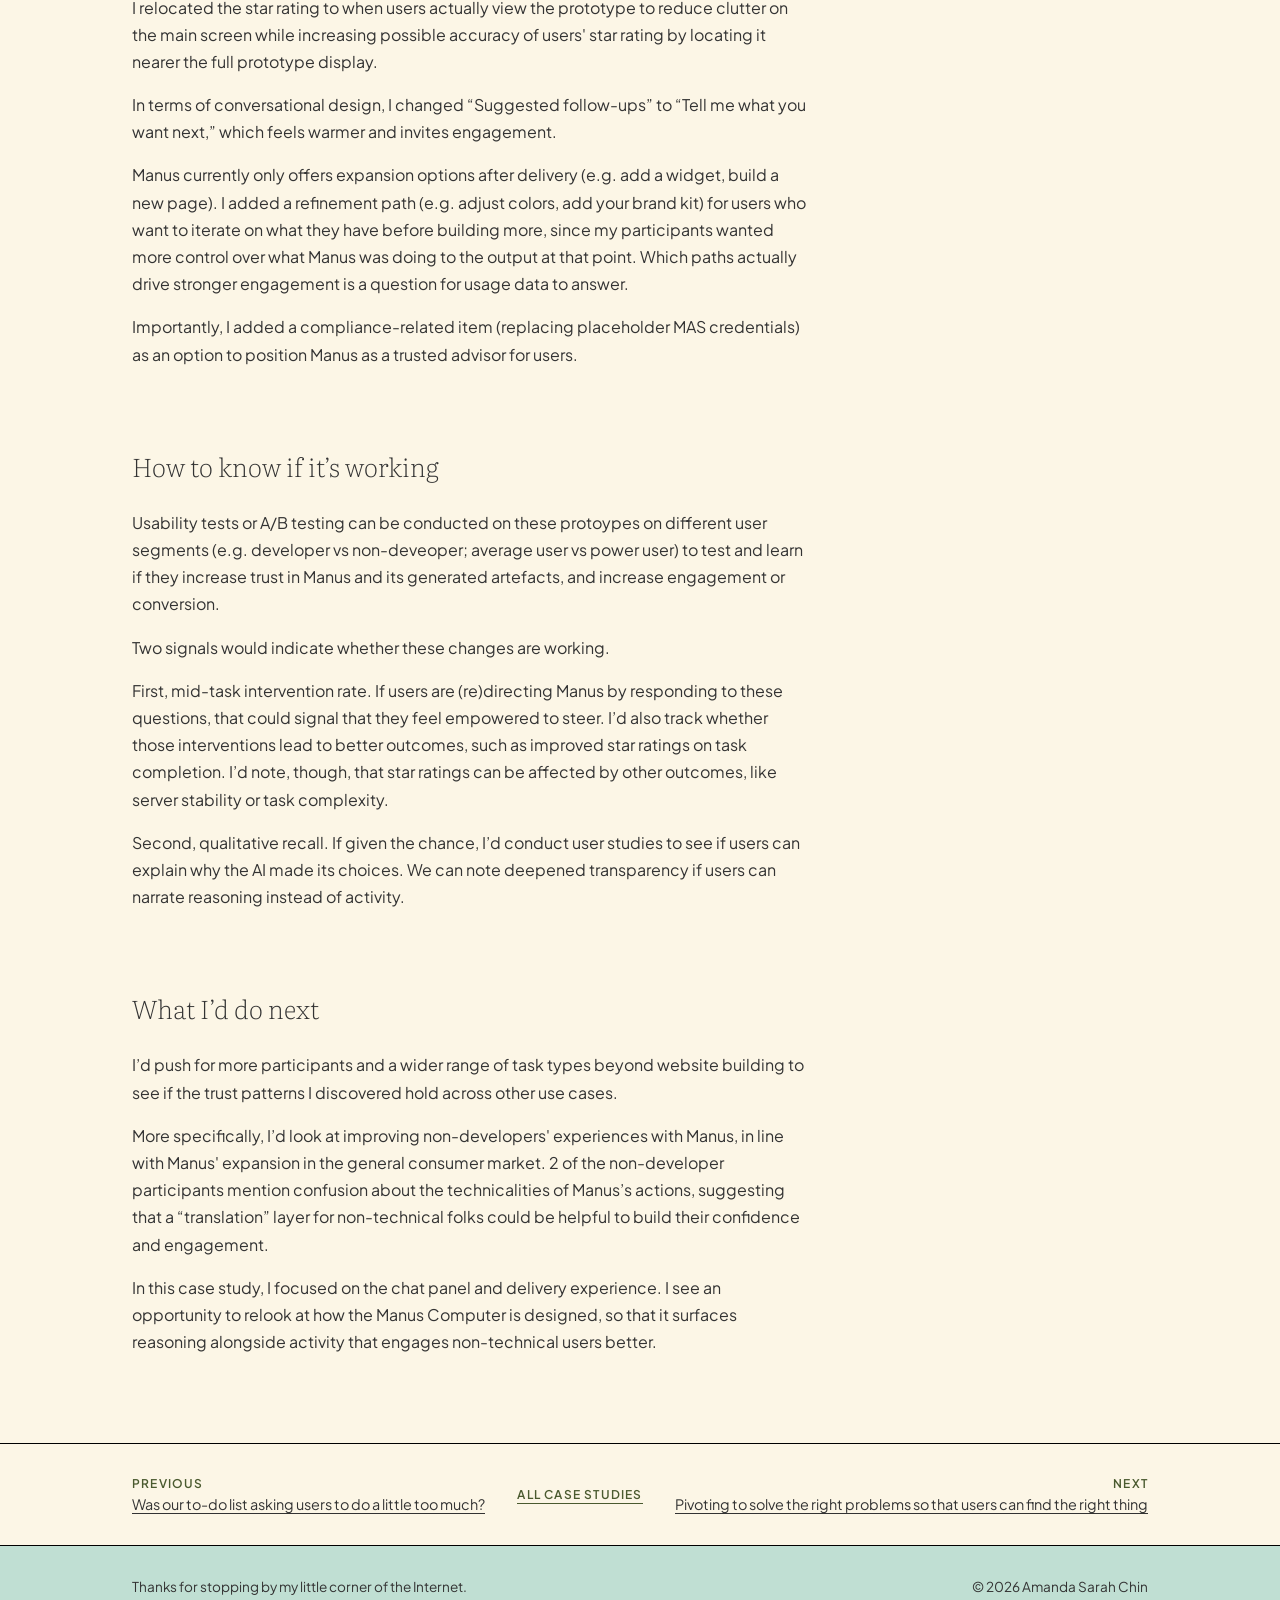
<file: manus.html>
<!DOCTYPE html>
<html lang="en">
<head>
  <meta charset="UTF-8">
  <meta name="viewport" content="width=device-width, initial-scale=1, viewport-fit=cover">
  <title>Amanda Chin | Manus AI Redesign</title>
  <meta name="description" content="How I redesigned Manus AI's copy and checkpoints so that delegation feels like confidence.">
  <meta property="og:title" content="Designing for greater trust in Manus AI — Amanda Sarah Chin">
  <meta property="og:description" content="How I redesigned Manus AI's copy and checkpoints so that delegation feels like confidence.">
  <meta property="og:type" content="website">
  <link rel="preconnect" href="https://fonts.googleapis.com">
  <link rel="preconnect" href="https://fonts.gstatic.com" crossorigin>
  <link href="https://fonts.googleapis.com/css2?family=Literata:ital,wght@0,200;0,400;1,200;1,400&family=Plus+Jakarta+Sans:wght@200;400;500;600;700&display=swap" rel="stylesheet">
  <link rel="stylesheet" href="styles.css">
  <link rel="stylesheet" href="case-study.css">
</head>
<body>

  <!-- NAVBAR -->
  <nav class="navbar">
    <div class="nav-container">
      <a href="/" class="nav-logo">Amanda Sarah Chin</a>
      <div class="nav-menu" id="navMenu">
        <a href="https://linkedin.com/in/amandasarahchin" class="nav-link" target="_blank" rel="noopener">LinkedIn &#x2197;&#xFE0E;</a>
      </div>
      <button class="menu-button" id="menuButton" aria-label="Menu" aria-expanded="false">
        <span class="menu-icon">
          <span class="menu-icon-line"></span>
          <span class="menu-icon-line"></span>
          <span class="menu-icon-line"></span>
        </span>
      </button>
    </div>
  </nav>

  <!-- CASE STUDY HERO -->
  <section class="cs-hero">
    <div class="cs-hero-container">
      <p class="cs-hero-label">case study</p>
      <h1 class="cs-hero-title">Designing for greater trust in Manus AI</h1>
      <p class="cs-hero-subtitle">How I redesigned Manus AI's copy and checkpoints so that delegation feels like confidence.</p>
    </div>
    <div class="cs-hero-image-wrapper">
      <img src="images/cover-manus.jpg" alt="Manus AI case study cover" class="cs-hero-image">
    </div>
  </section>

  <!-- CASE STUDY BODY -->
  <div class="cs-body">

    <!-- Section 1: Overview -->
    <section class="cs-section">
      <div class="cs-container">
        <div class="cs-overview-grid">
          <h2 class="cs-section-title">Manus can do the work. But users can't always judge if it did the right work.</h2>
          <div class="cs-overview-main">
            <p class="cs-body-text">As an execution engine, Manus AI does what you delegate it. You give it a goal, it builds the thing, you come back later. That&rsquo;s the product&rsquo;s strength. But delegation only works if users trust the AI understood them before it started spending their credits.</p>
            <p class="cs-body-text">After reading reviews on <a href="https://www.trustpilot.com/review/manus.im">Trustpilot</a>, reviews by expert users, and trying Manus out myself, I had a sense that some of its users may have trust issues. Cost felt unpredictable. And users could see AI work, but they didn&rsquo;t understand <i>why</i> it was making its choices.</p>
            <p class="cs-body-text">How much users trust an AI shapes whether they'll use it at all. When trust is low, people default to rejecting what the AI suggests, even when it's right. <a href="https://cacm.acm.org/opinion/understanding-algorithmic-aversion-a-bold-rejection-of-digital-dominion/">Researchers call this "algorithmic aversion"</a>: the instinct to override the machine because the process felt opaque or the system didn't seem to account for what mattered to you.</p>
          </div>
          <div class="cs-meta-card">
            <div class="cs-meta-item">
              <h3 class="cs-meta-label">Role</h3>
              <p class="cs-meta-value">Product Designer</p>
            </div>
            <div class="cs-meta-item">
              <h3 class="cs-meta-label">Contributions</h3>
              <p class="cs-meta-value">Interaction Design, Conversation Design, User Research</p>
            </div>
            <div class="cs-meta-item">
              <h3 class="cs-meta-label">Platform</h3>
              <p class="cs-meta-value">Manus AI, by Meta</p>
            </div>
          </div>
        </div>
      </div>
    </section>

    <!-- Section 2: User research -->
    <section class="cs-section">
      <div class="cs-container">
        <h2 class="cs-section-title">&ldquo;It&rsquo;s like a doctor who just meets you for 5 minutes then gives you medicine. Can I really trust this doctor?&rdquo;</h2>
        <p class="cs-body-text">To explore this topic of users' trust in Manus, I ran quick user impressions with 6 participants (2 developers, 4 non-developers, Singapore-based, none had used Manus before). Same prompt: &ldquo;Design a website for a new bank opening in Singapore.&rdquo;</p>
        <p class="cs-body-text">Every participant said Manus should have asked more questions before building.</p>
        <blockquote class="cs-pullquote">
          <p>&ldquo;Using Manus felt like interacting with a passionate colleague who wants to get things done ASAP instead of wanting to have a discussion first.&rdquo;</p>
          <cite class="cs-pullquote-cite">&mdash; Participant 1, non-developer</cite>
        </blockquote>
        <blockquote class="cs-pullquote">
          <p>Manus in 3 words: &ldquo;Naggy self-absorbed ... Like a naggy person who doesn&rsquo;t give me a chance to speak.&rdquo;</p>
          <cite class="cs-pullquote-cite">&mdash; Participant 5, non-developer</cite>
        </blockquote>
        <p class="cs-body-text">While the lack of questions led to disengagement and irritation, the sharpest trust failure was in the output itself. Manus generated websites for all 6 users with MAS license numbers and security certifications but didn't urge users to check these for-compliance matters. A user could publish this &ldquo;completed and ready&rdquo; site and face serious legal consequences.</p>
        <blockquote class="cs-pullquote">
          <p>&ldquo;I was surprised that the AI added so easily that the site is MAS-approved but it&rsquo;s not actually. It made me feel creeped out that this was fake... all these liars.&rdquo;</p>
          <cite class="cs-pullquote-cite">&mdash; Participant 3, non-developer</cite>
        </blockquote>
      </div>
    </section>

    <!-- Section 3: Checkpoint flow -->
    <section class="cs-section">
      <div class="cs-container">
        <h2 class="cs-section-title">Asking a few questions before building saves the iteration that&rsquo;s costly in tokens and engagement</h2>
        <p class="cs-body-text">With Meta&rsquo;s acquisition of Manus in late 2025, we can expect more general, non-technical consumers to use it. Here, I assume that this user segment may lack detailed prompting skills and be used to unpacking their request through a conversation with AI, despite <a href="https://venturebeat.com/orchestration/why-meta-bought-manus-and-what-it-means-for-your-enterprise-ai-agent">asking Manus to perform more complex use cases</a>.</p>
        <p class="cs-body-text">With <a href="https://openai.com/index/scaling-ai-for-everyone/">only ~5% of weekly ChatGPT users paying for the service</a>, this user group are likely to feel that an accurate artefact generated slower through their inputs would be a better use of money than a faster output they don&rsquo;t want.</p>
        <blockquote class="cs-pullquote">
          <p>&ldquo;Seeing it build something you don&rsquo;t want can be quite annoying. Because tokens. And it takes so long!&rdquo;</p>
          <cite class="cs-pullquote-cite">&mdash; Participant 2, developer</cite>
        </blockquote>
        <p class="cs-body-text">I assumed that cost estimation may be technically difficult and/or expensive to build; these question checkpoints serve a complementary role by reassuring users that Manus understood them and that they're spending their credits well.</p>
        <img src="images/manus_question_current.png" alt="Manus current pre-build checkpoint showing 8 bullet points" class="cs-body-image">
        <p class="cs-body-text">My fix starts before the first line of code. With the prompt we used, Manus currently shows one pre-build checkpoint: 8 bullet points in a carousel. This is overwhelming for an internet audience that skims more than they read closely. Users may also not perceive that they're being "asked" anything.</p>
               <blockquote class="cs-pullquote">
              <p>&ldquo;Dude, they didn&rsquo;t ask me anything! It was so boring. I went to play Catan.&rdquo;</p>
              <cite class="cs-pullquote-cite">&mdash; Participant 4, developer</cite>
            </blockquote>
        <blockquote class="cs-pullquote">
              <p>&ldquo;Maybe it is how I have been interacting with other AI platforms but when I need something generated... it is important to have interim input to clarify.</p>
              <cite class="cs-pullquote-cite">&mdash; Participant 6, non-developer who codes once a week for work</cite>
            </blockquote>
        <img src="images/manus_question_component.gif" alt="Manus question component for chunked checkpoint flow" class="cs-body-image">
        <p class="cs-body-text">I broke this down into chunked questions with options to reduce cognitive burden of evaluating Manus' work from scratch. By helping users clarify their thinking, Manus can generate an output closer to what they want. Since these questions are crucial for output accuracy, they don't have a timer. Users' options also remain on screen so they can review their decisions later if need be.</p>
        <img src="images/manus_question_component_2.gif" alt="Manus progressive question component with timer" class="cs-body-image">
        <p class="cs-body-text">Later questions come with a timer, as Manus uses; the design assumes users might walk away after delegating to Manus. In my redesign, Manus helpfully flags crucial items that users need to pay attention to.</p>
        <p class="cs-body-text">If the timer runs out, Manus proceeds with reasonable assumptions.</p>
         <p class="cs-body-text">This could balance the trade off between "walk-away delegation" and control for users who sit around to watch Manus. I'm curious if data suggests that users prefer this timer removed; 1 participant thought the timer was "stressful" and I concur.</p>
      
        <img src="images/manus_decision.png" alt="Decision screen showing flagged AI choices" class="cs-body-image">
        <p class="cs-body-text">When Manus skips questions, I designed for Manus to state what decisions it made when delivering its ready artefact. This gives users reassurance and allows them to jump in to iterate further with Manus if they disagree; again, the principles of recognition over recall apply.</p>
        </div>
    </section>

    <!-- Section 4: Copy -->
    <section class="cs-section">
      <div class="cs-container">
        <h2 class="cs-section-title">From status updates to trust-building honesty</h2>
        <p class="cs-body-text">Manus&rsquo;s copy is confident and forward-moving. But a few patterns erode trust.</p>
        <p class="cs-body-text">As I showed above, Manus currently doesn't flag risks that it may have discovered.</p>
        <p class="cs-body-text">Manus also acts, but fails to share <i>why</i>. Without this reasoning, its harder for users to stay engaged, or backtrack if Manus has made a decision they disagree with.</p>
        <blockquote class="cs-pullquote">
              <p>&ldquo;After 5 minutes of waiting, I started to lose interest... I couldn't do anything except to wait. I think it&rsquo;s also got to do with the fact that it starts to get technical, I don&rsquo;t understand what it is doing.</p>
              <cite class="cs-pullquote-cite">&mdash; Participant 5, non-developer</cite>
            </blockquote>
        <p class="cs-body-text">When Manus hits an error, its copy doesn't show it obviously. The fix gets presented as if it was the plan all along.</p>
        <img src="images/manus_conversational_design.jpg" alt="Analysis of Manus conversational design patterns" class="cs-body-image">
        <p class="cs-body-text">I rewrote these moments to acknowledge the stumble and recovery. Showing failure and recovery signals resilience.</p>
        <p class="cs-body-text">When Manus delivers artefacts, it self-praises almost too confidently. This backfires if its output may not be on par, causing users to doubt Manus' judgment on everything else.</p>
        <img src="images/manus_deliverable_text_current.jpg" alt="Current Manus conversational copy patterns" class="cs-body-image">
        <p class="cs-body-text">Participant 6 shared, "I did not like what it generated. I don't think it gives me bank vibes... the final outcome also looks off to me."</p>
        <img src="images/manus_deliverable_text_new.jpg" alt="Redesigned Manus conversational copy" class="cs-body-image">
        <p class="cs-body-text">My iterated version is warm but sounds more neutral, pitching the generated output as something for users' review. The goal here is to provide users' quick next steps they may not catch on their own, which subtly encourages them to iterate it further with Manus.</p>
        <p class="cs-body-text">To accommodate more text on screen and let the design breathe, I increased padding between components.</p>
      </div>
    </section>

    <!-- Section 5: Delivery screen -->
    <section class="cs-section">
      <div class="cs-container">
        <h2 class="cs-section-title">Make delivery feel like an unveiling, not a sales pitch</h2>
        <p class="cs-body-text">The screen where Manus delivers its artifact is its core selling point, yet it doesn't come across this way on a laptop screen (~most common viewport width of 1280px). </p>
        <img src="images/manus_deliverable_current.png" alt="Annotated current delivery screen with 7 competing elements labeled" class="cs-body-image">
        <p class="cs-body-text">Manus' deliverable (starred pink box) is the star of the show, but it's barely seen with only ~30% of the viewport. "Task completed" (green boxes) is repetitive; users would know if they saw the deliverable clearly. Worse still, many call-to-actions (dotted blue boxes) fight for the user's attention.</p>
         <img src="images/manus_deliverable_3.gif" alt="GIF walkthrough of the Manus delivery screen redesign" class="cs-body-image">
        <p class="cs-body-text">In my iteration, the sidebar auto-collapses so users can focus on Manus' artefact (Manus' computer would too, though I didn't mock this up). I removed the &ldquo;Task completed&rdquo; badge as it&rsquo;s indicated in the progress bar and moved the upsell to a dismissible banner directing users to the persistent free trial button.</p>
        <img src="images/manus_deliverable_stars.gif" alt="Redesigned star rating interaction on the Manus delivery screen" class="cs-body-image">
        <p class="cs-body-text">I relocated the star rating to when users actually view the prototype to reduce clutter on the main screen while increasing possible accuracy of users' star rating by locating it nearer the full prototype display.</p>
        <p class="cs-body-text">In terms of conversational design, I changed &ldquo;Suggested follow-ups&rdquo; to &ldquo;Tell me what you want next,&rdquo; which feels warmer and invites engagement.</p>
        <p class="cs-body-text">Manus currently only offers expansion options after delivery (e.g. add a widget, build a new page). I added a refinement path (e.g. adjust colors, add your brand kit) for users who want to iterate on what they have before building more, since my participants wanted more control over what Manus was doing to the output at that point. Which paths actually drive stronger engagement is a question for usage data to answer.</p>
        <p class="cs-body-text">Importantly, I added a compliance-related item (replacing placeholder MAS credentials) as an option to position Manus as a trusted advisor for users.</p>
      </div>
    </section>

    <!-- Section 6: Metrics -->
    <section class="cs-section">
      <div class="cs-container">
        <h2 class="cs-section-title">How to know if it&rsquo;s working</h2>
        <p class="cs-body-text">Usability tests or A/B testing can be conducted on these protoypes on different user segments (e.g. developer vs non-deveoper; average user vs power user) to test and learn if they increase trust in Manus and its generated artefacts, and increase engagement or conversion.</p>
        <p class="cs-body-text">Two signals would indicate whether these changes are working.</p>
        <p class="cs-body-text">First, mid-task intervention rate. If users are (re)directing Manus by responding to these questions, that could signal that they feel empowered to steer. I&rsquo;d also track whether those interventions lead to better outcomes, such as improved star ratings on task completion. I&rsquo;d note, though, that star ratings can be affected by other outcomes, like server stability or task complexity.</p>
        <p class="cs-body-text">Second, qualitative recall. If given the chance, I&rsquo;d conduct user studies to see if users can explain why the AI made its choices. We can note deepened transparency if users can narrate reasoning instead of activity.</p>
      </div>
    </section>

    <!-- Section 7: Reflections -->
    <section class="cs-section">
      <div class="cs-container">
        <h2 class="cs-section-title">What I&rsquo;d do next</h2>
        <p class="cs-body-text">I&rsquo;d push for more participants and a wider range of task types beyond website building to see if the trust patterns I discovered hold across other use cases.</p>
        <p class="cs-body-text">More specifically, I&rsquo;d look at improving non-developers' experiences with Manus, in line with Manus' expansion in the general consumer market. 2 of the non-developer participants mention confusion about the technicalities of Manus&rsquo;s actions, suggesting that a &ldquo;translation&rdquo; layer for non-technical folks could be helpful to build their confidence and engagement.</p>
        <p class="cs-body-text">In this case study, I focused on the chat panel and delivery experience. I see an opportunity to relook at how the Manus Computer is designed, so that it surfaces reasoning alongside activity that engages non-technical users better.</p>
      </div>
    </section>

  </div>

  <!-- CASE STUDY NAVIGATION -->
  <nav class="cs-nav-bar">
    <div class="cs-nav-container">
      <a href="/task" class="cs-nav-link cs-nav-prev">
        <span class="cs-nav-direction">Previous</span>
        <span class="cs-nav-title">Was our to-do list asking users to do a little too much?</span>
      </a>
      <a href="/#UX" class="cs-nav-link cs-nav-all">All Case Studies</a>
      <a href="/search" class="cs-nav-link cs-nav-next">
        <span class="cs-nav-direction">Next</span>
        <span class="cs-nav-title">Pivoting to solve the right problems so that users can find the right thing</span>
      </a>
    </div>
  </nav>

  <!-- FOOTER -->
  <div class="footer-wrapper">
    <footer class="footer-component">
      <div class="footer-container">
        <div class="footer-content">
          <span class="footer-text">Thanks for stopping by my little corner of the Internet.</span>
          <span class="footer-copyright">&copy; 2026 Amanda Sarah Chin</span>
        </div>
      </div>
    </footer>
  </div>

  <div class="lightbox-overlay" id="lightboxOverlay"><img class="lightbox-img" id="lightboxImg" alt=""></div>
  <script src="script.js"></script>
</body>
</html>
</file>
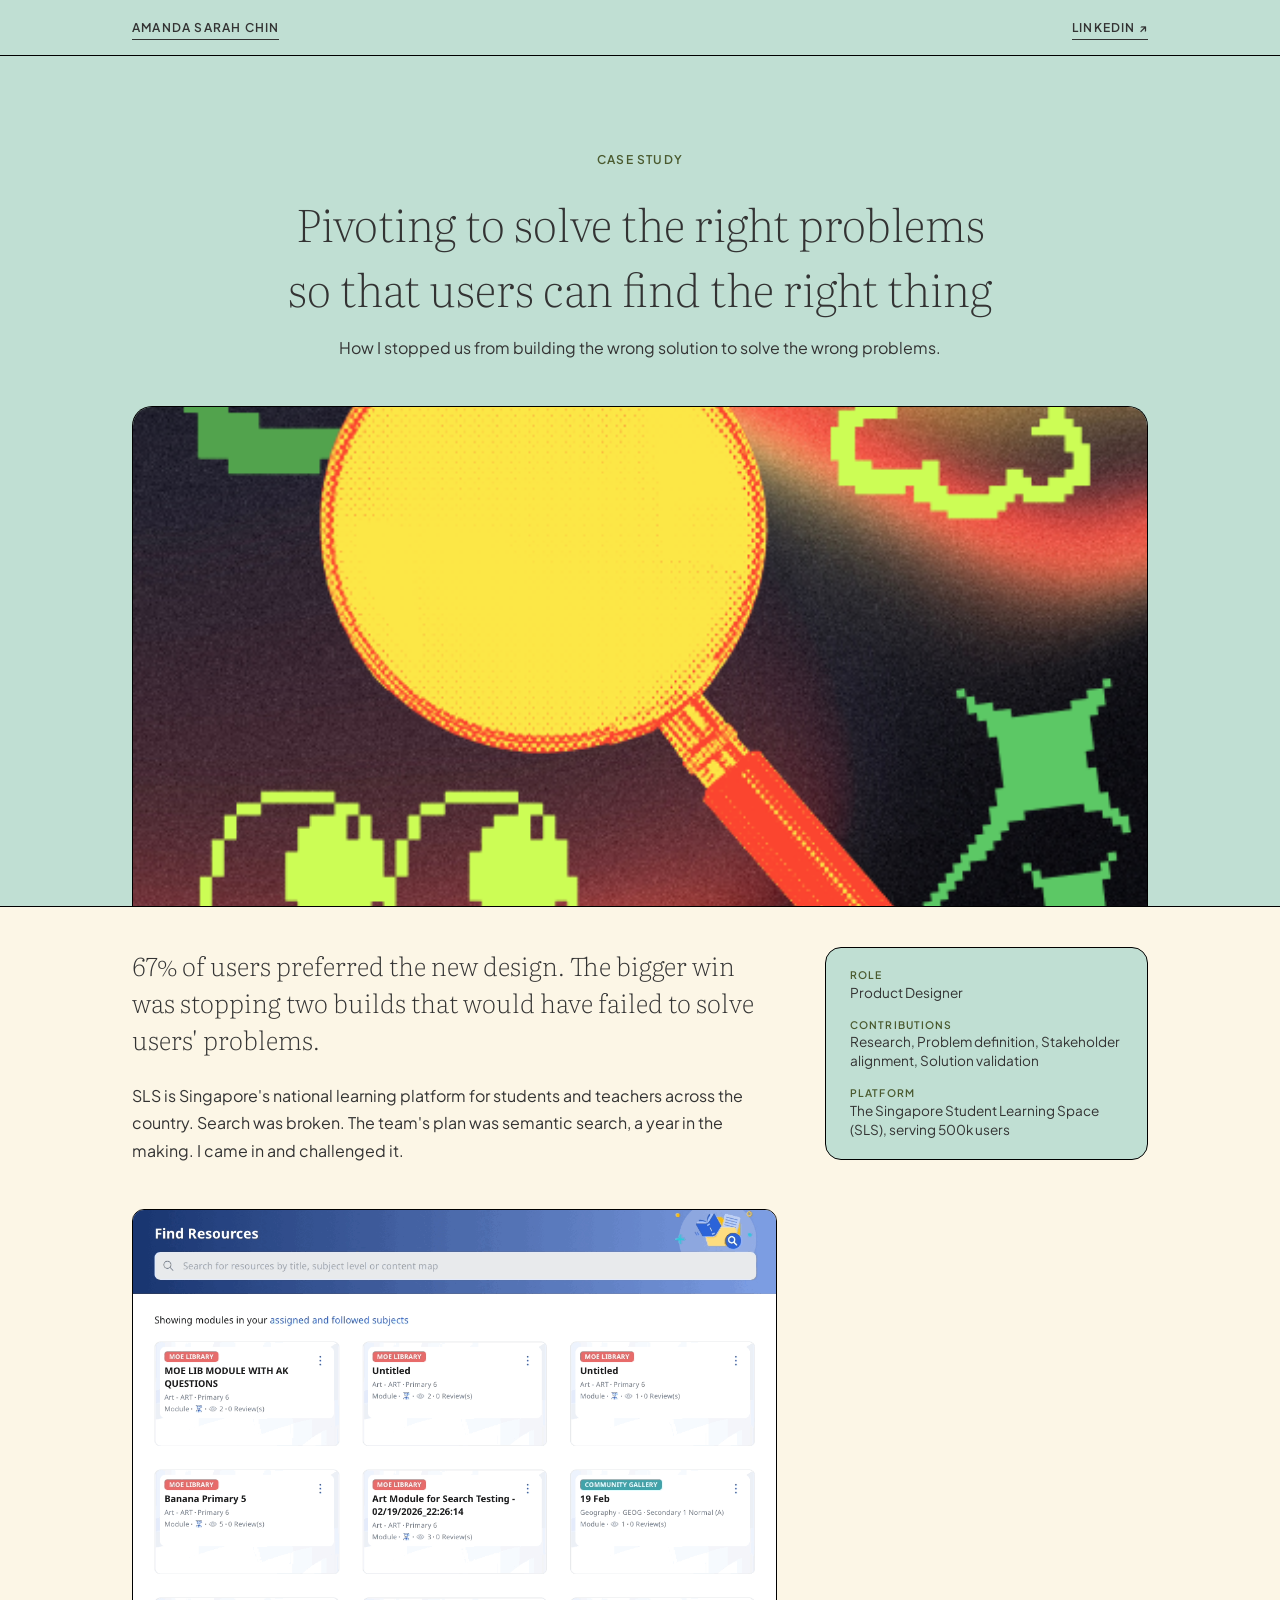
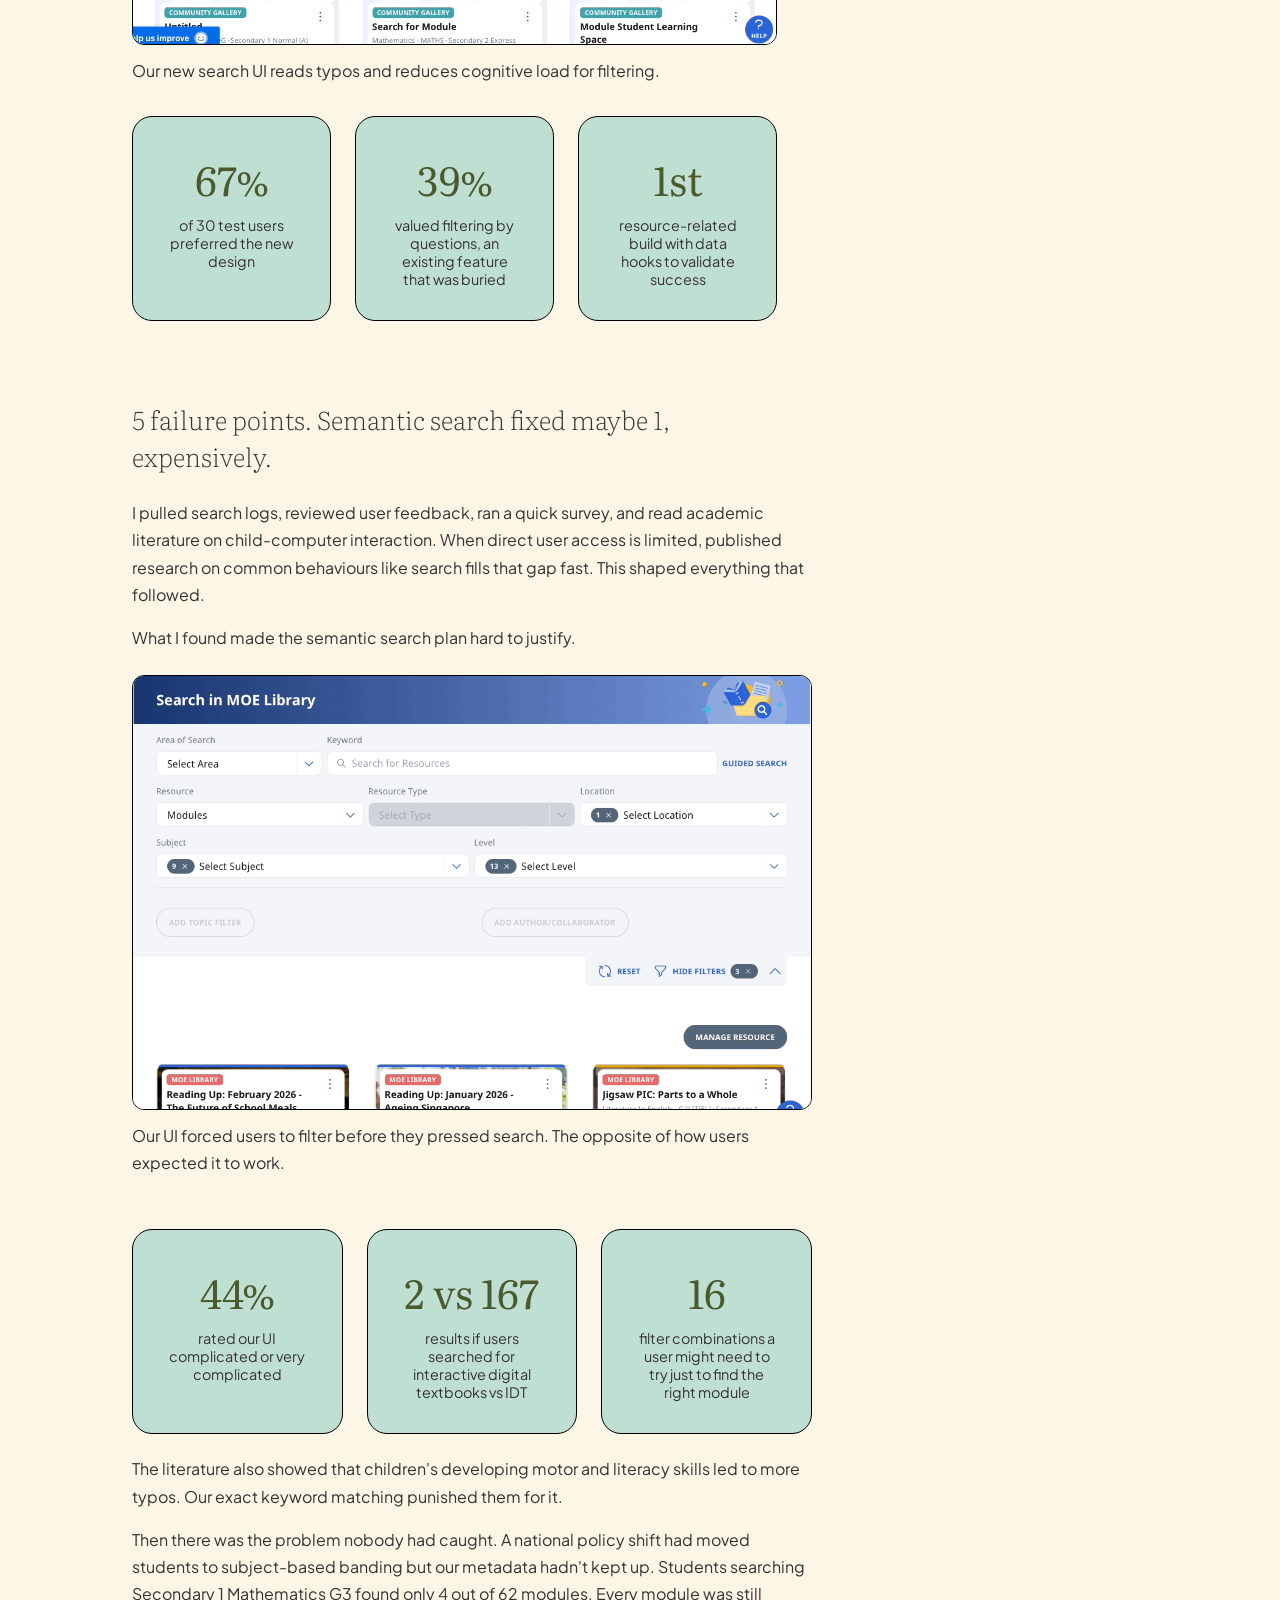
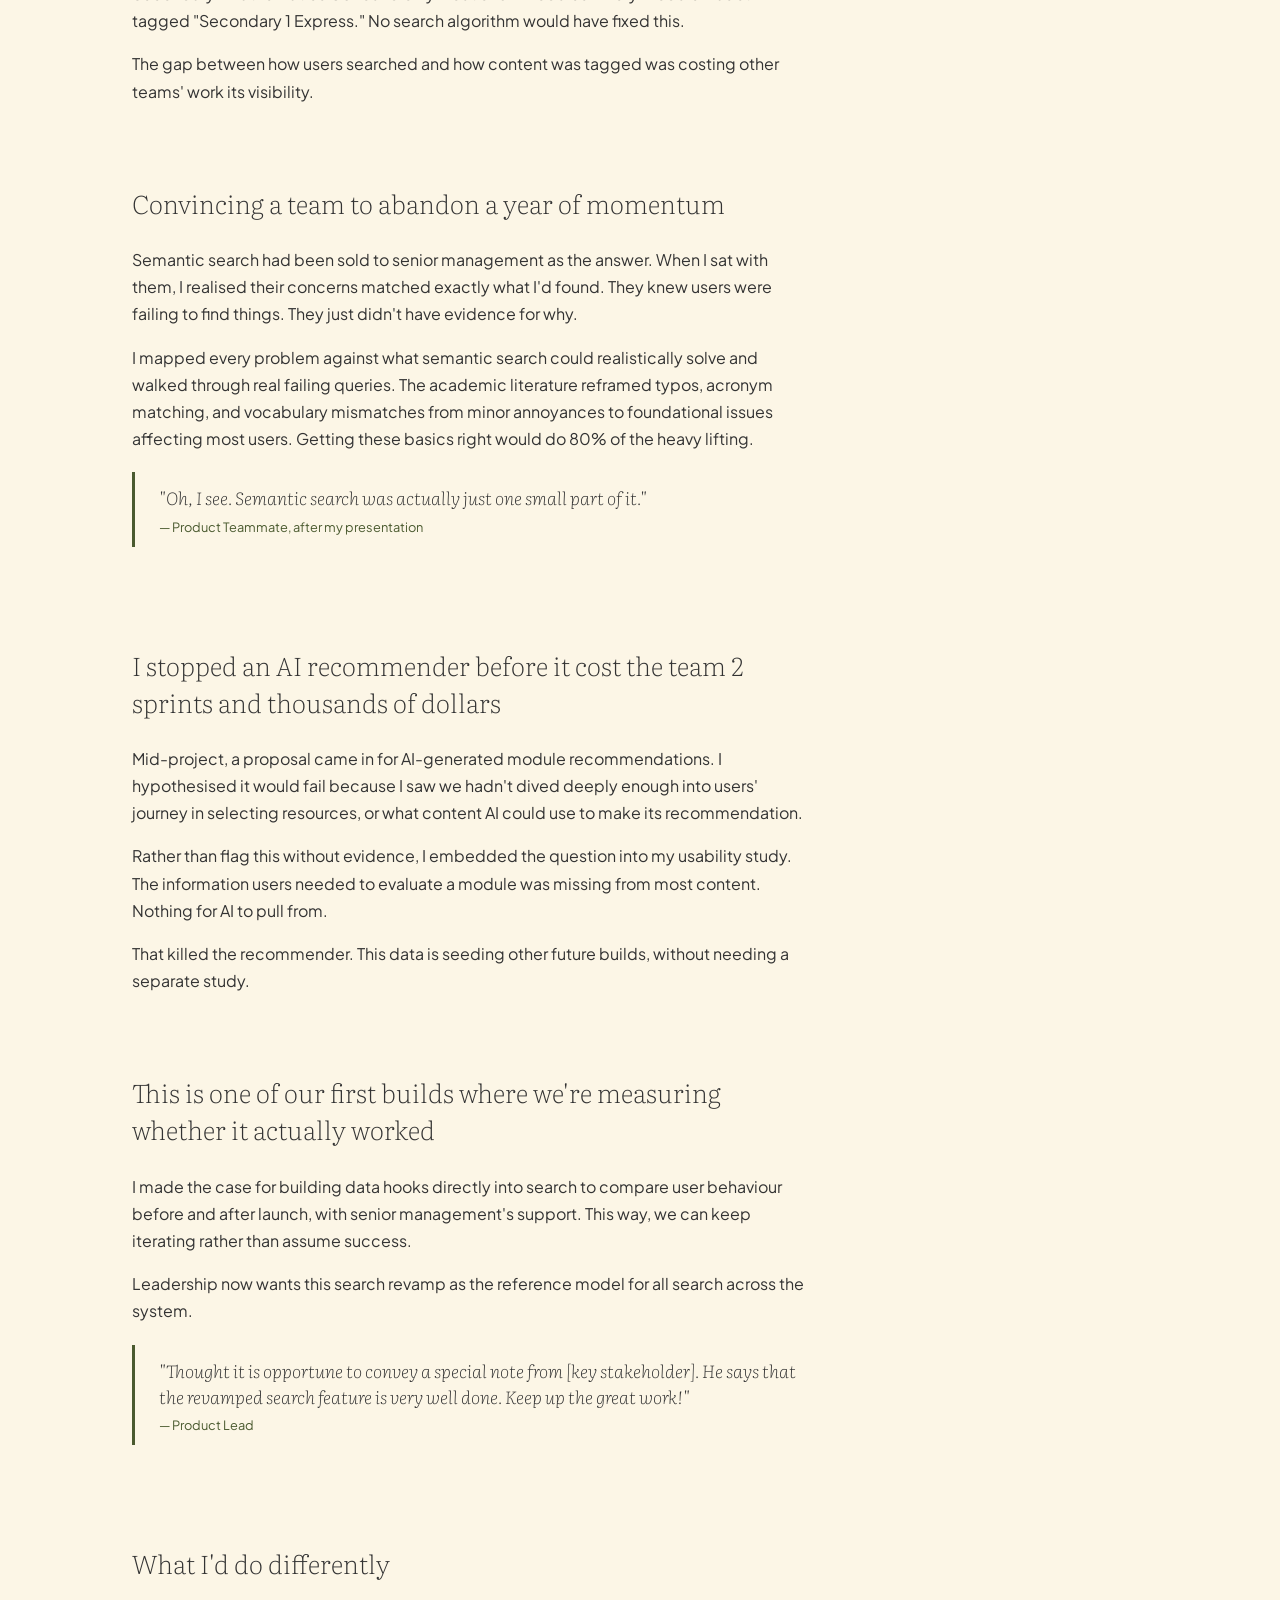
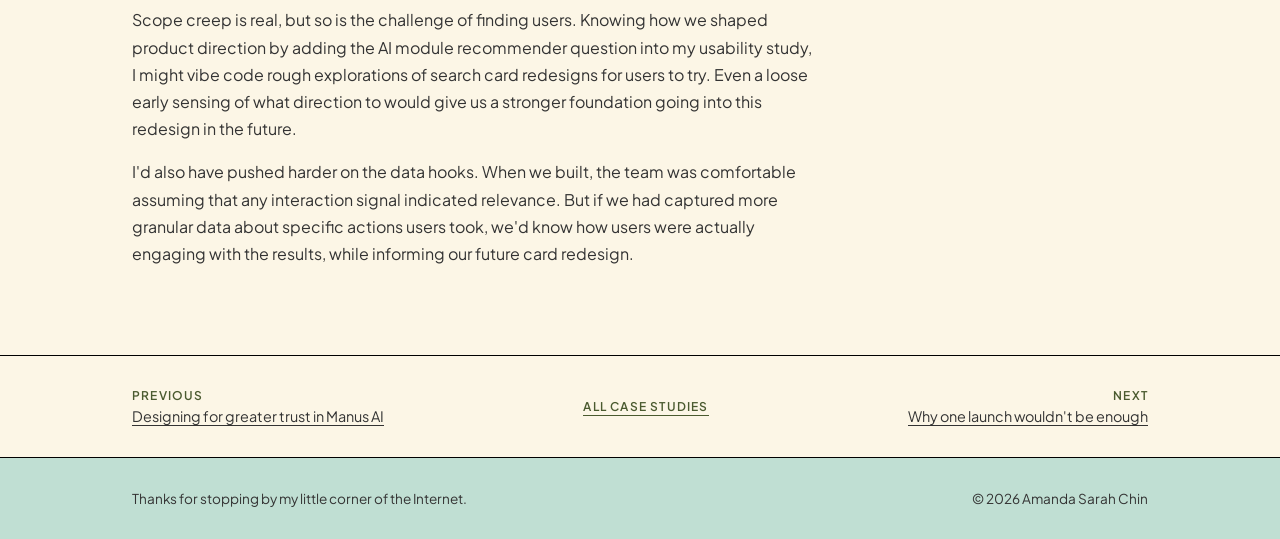
<file: search.html>
<!DOCTYPE html>
<html lang="en">
<head>
  <meta charset="UTF-8">
  <meta name="viewport" content="width=device-width, initial-scale=1, viewport-fit=cover">
  <title>Amanda Chin | Search Redesign</title>
  <meta name="description" content="Redesigning search on Singapore's national learning platform by challenging a year-long semantic search plan and fixing what was actually broken.">
  <meta property="og:title" content="Redesigning Search on SLS — Amanda Sarah Chin">
  <meta property="og:description" content="67% of users preferred the new design. The bigger win was stopping two builds that would have failed.">
  <meta property="og:type" content="website">
  <link rel="preconnect" href="https://fonts.googleapis.com">
  <link rel="preconnect" href="https://fonts.gstatic.com" crossorigin>
  <link href="https://fonts.googleapis.com/css2?family=Literata:ital,wght@0,200;0,400;1,200;1,400&family=Plus+Jakarta+Sans:wght@200;400;500;600;700&display=swap" rel="stylesheet">
  <link rel="stylesheet" href="styles.css">
  <link rel="stylesheet" href="case-study.css">
</head>
<body>

  <!-- NAVBAR -->
  <nav class="navbar">
    <div class="nav-container">
      <a href="/" class="nav-logo">Amanda Sarah Chin</a>
      <div class="nav-menu" id="navMenu">
        <a href="https://linkedin.com/in/amandasarahchin" class="nav-link" target="_blank" rel="noopener">LinkedIn &#x2197;&#xFE0E;</a>
      </div>
      <button class="menu-button" id="menuButton" aria-label="Menu" aria-expanded="false">
        <span class="menu-icon">
          <span class="menu-icon-line"></span>
          <span class="menu-icon-line"></span>
          <span class="menu-icon-line"></span>
        </span>
      </button>
    </div>
  </nav>

  <!-- CASE STUDY HERO -->
  <section class="cs-hero">
    <div class="cs-hero-container">
      <p class="cs-hero-label">case study</p>
      <h1 class="cs-hero-title">Pivoting to solve the right problems so that users can find the right thing</h1>
      <p class="cs-hero-subtitle">How I stopped us from building the wrong solution to solve the wrong problems.</p>
    </div>
    <div class="cs-hero-image-wrapper">
      <img src="images/cover-search.png" alt="SLS search redesign case study cover" class="cs-hero-image">
    </div>
  </section>

  <!-- CASE STUDY BODY -->
  <div class="cs-body">

    <!-- Section 1 -->
    <section class="cs-section">
      <div class="cs-container">
        <div class="cs-overview-grid">
          <h2 class="cs-section-title">67% of users preferred the new design. The bigger win was stopping two builds that would have failed to solve users' problems.</h2>
          <div class="cs-overview-main">
            <p class="cs-body-text">SLS is Singapore's national learning platform for students and teachers across the country. Search was broken. The team's plan was semantic search, a year in the making. I came in and challenged it.</p>
            <br>
            <img src="images/search-filters-new.gif" alt="New search filters and results UI" class="cs-body-image">
            <p class="cs-body-text">Our new search UI reads typos and reduces cognitive load for filtering.</p>
            
            <div class="cs-highlight-grid">
          <div class="cs-highlight-card">
            <span class="cs-highlight-number">67%</span>
            <p class="cs-highlight-label">of 30 test users preferred the new design</p>
          </div>
          <div class="cs-highlight-card">
            <span class="cs-highlight-number">39%</span>
            <p class="cs-highlight-label">valued filtering by questions, an existing feature that was buried</p>
          </div>
          <div class="cs-highlight-card">
            <span class="cs-highlight-number">1st</span>
            <p class="cs-highlight-label">resource-related build with data hooks to validate success</p>
          </div>
        </div>

          </div>
          <div class="cs-meta-card">
            <div class="cs-meta-item">
              <h3 class="cs-meta-label">Role</h3>
              <p class="cs-meta-value">Product Designer</p>
            </div>
            <div class="cs-meta-item">
              <h3 class="cs-meta-label">Contributions</h3>
              <p class="cs-meta-value">Research, Problem definition, Stakeholder alignment, Solution validation</p>
            </div>
            <div class="cs-meta-item">
              <h3 class="cs-meta-label">Platform</h3>
              <p class="cs-meta-value">The Singapore Student Learning Space (SLS), serving 500k users</p>
            </div>
          </div>
        </div>
      </div>
    </section>

    <!-- Section 2 -->
    <section class="cs-section">
      <div class="cs-container">
        <h2 class="cs-section-title">5 failure points. Semantic search fixed maybe 1, expensively.</h2>
        <p class="cs-body-text">I pulled search logs, reviewed user feedback, ran a quick survey, and read academic literature on child-computer interaction. When direct user access is limited, published research on common behaviours like search fills that gap fast. This shaped everything that followed.</p>
        <p class="cs-body-text">What I found made the semantic search plan hard to justify.</p>
        <img src="images/search-filters-old.gif" alt="Old search filters UI showing the complicated filtering experience" class="cs-body-image">
        <p class="cs-body-text">Our UI forced users to filter before they pressed search. The opposite of how users expected it to work.</p>
        <br>
        <div class="cs-highlight-grid">
          <div class="cs-highlight-card">
            <span class="cs-highlight-number">44%</span>
            <p class="cs-highlight-label">rated our UI complicated or very complicated</p>
          </div>
          <div class="cs-highlight-card">
            <span class="cs-highlight-number">2 vs 167</span>
            <p class="cs-highlight-label">results if users searched for interactive digital textbooks vs IDT</p>
          </div>
          <div class="cs-highlight-card">
            <span class="cs-highlight-number">16</span>
            <p class="cs-highlight-label">filter combinations a user might need to try just to find the right module</p>
          </div>
        </div>
        <br>
        <p class="cs-body-text">The literature also showed that children's developing motor and literacy skills led to more typos. Our exact keyword matching punished them for it.</p>
        <p class="cs-body-text">Then there was the problem nobody had caught. A national policy shift had moved students to subject-based banding but our metadata hadn't kept up. Students searching Secondary 1 Mathematics G3 found only 4 out of 62 modules. Every module was still tagged "Secondary 1 Express." No search algorithm would have fixed this.</p>
        <p class="cs-body-text">The gap between how users searched and how content was tagged was costing other teams' work its visibility.</p>
      </div>
    </section>

    <!-- Section 3 -->
    <section class="cs-section">
      <div class="cs-container">
        <h2 class="cs-section-title">Convincing a team to abandon a year of momentum</h2>
        <p class="cs-body-text">Semantic search had been sold to senior management as the answer. When I sat with them, I realised their concerns matched exactly what I'd found. They knew users were failing to find things. They just didn't have evidence for why.</p>
        <p class="cs-body-text">I mapped every problem against what semantic search could realistically solve and walked through real failing queries. The academic literature reframed typos, acronym matching, and vocabulary mismatches from minor annoyances to foundational issues affecting most users. Getting these basics right would do 80% of the heavy lifting.</p>
        <blockquote class="cs-pullquote">
          <p>"Oh, I see. Semantic search was actually just one small part of it."</p>
          <cite class="cs-pullquote-cite">— Product Teammate, after my presentation</cite>
        </blockquote>

      </div>
    </section>

    <!-- Section 4 -->
    <section class="cs-section">
      <div class="cs-container">
        <h2 class="cs-section-title">I stopped an AI recommender before it cost the team 2 sprints and thousands of dollars</h2>
        <p class="cs-body-text">Mid-project, a proposal came in for AI-generated module recommendations. I hypothesised it would fail because I saw we hadn't dived deeply enough into users' journey in selecting resources, or what content AI could use to make its recommendation.</p>
        <p class="cs-body-text">Rather than flag this without evidence, I embedded the question into my usability study. The information users needed to evaluate a module was missing from most content. Nothing for AI to pull from.</p>
        <p class="cs-body-text">That killed the recommender. This data is seeding other future builds, without needing a separate study.</p>
      </div>
    </section>

    <!-- Section 5 -->
    <section class="cs-section">
      <div class="cs-container">
        <h2 class="cs-section-title">This is one of our first builds where we're measuring whether it actually worked</h2>
        <p class="cs-body-text">I made the case for building data hooks directly into search to compare user behaviour before and after launch, with senior management's support. This way, we can keep iterating rather than assume success.</p>
        <p class="cs-body-text">Leadership now wants this search revamp as the reference model for all search across the system.</p>
        
        <blockquote class="cs-pullquote">
          <p>"Thought it is opportune to convey a special note from [key stakeholder]. He says that the revamped search feature is very well done. Keep up the great work!"</p>
          <cite class="cs-pullquote-cite">— Product Lead</cite>
        </blockquote>
      </div>
    </section>

    <!-- Section 6 -->
    <section class="cs-section">
      <div class="cs-container">
        <h2 class="cs-section-title">What I'd do differently</h2>
        <p class="cs-body-text">Scope creep is real, but so is the challenge of finding users. Knowing how we shaped product direction by adding the AI module recommender question into my usability study, I might vibe code rough explorations of search card redesigns for users to try. Even a loose early sensing of what direction to would give us a stronger foundation going into this redesign in the future.</p>
        <p class="cs-body-text">I'd also have pushed harder on the data hooks. When we built, the team was comfortable assuming that any interaction signal indicated relevance. But if we had captured more granular data about specific actions users took, we'd know how users were actually engaging with the results, while informing our future card redesign.</p>
      </div>
    </section>

  </div>

  <!-- CASE STUDY NAVIGATION -->
  <nav class="cs-nav-bar">
    <div class="cs-nav-container">
      <a href="/manus" class="cs-nav-link cs-nav-prev">
        <span class="cs-nav-direction">Previous</span>
        <span class="cs-nav-title">Designing for greater trust in Manus AI</span>
      </a>
      <a href="/#UX" class="cs-nav-link cs-nav-all">All Case Studies</a>
      <a href="/browse" class="cs-nav-link cs-nav-next">
        <span class="cs-nav-direction">Next</span>
        <span class="cs-nav-title">Why one launch wouldn't be enough</span>
      </a>
    </div>
  </nav>

  <!-- FOOTER -->
  <div class="footer-wrapper">
    <footer class="footer-component">
      <div class="footer-container">
        <div class="footer-content">
          <span class="footer-text">Thanks for stopping by my little corner of the Internet.</span>
          <span class="footer-copyright">&copy; 2026 Amanda Sarah Chin</span>
        </div>
      </div>
    </footer>
  </div>

  <div class="lightbox-overlay" id="lightboxOverlay"><img class="lightbox-img" id="lightboxImg" alt=""></div>
  <script src="script.js"></script>
</body>
</html>
</file>
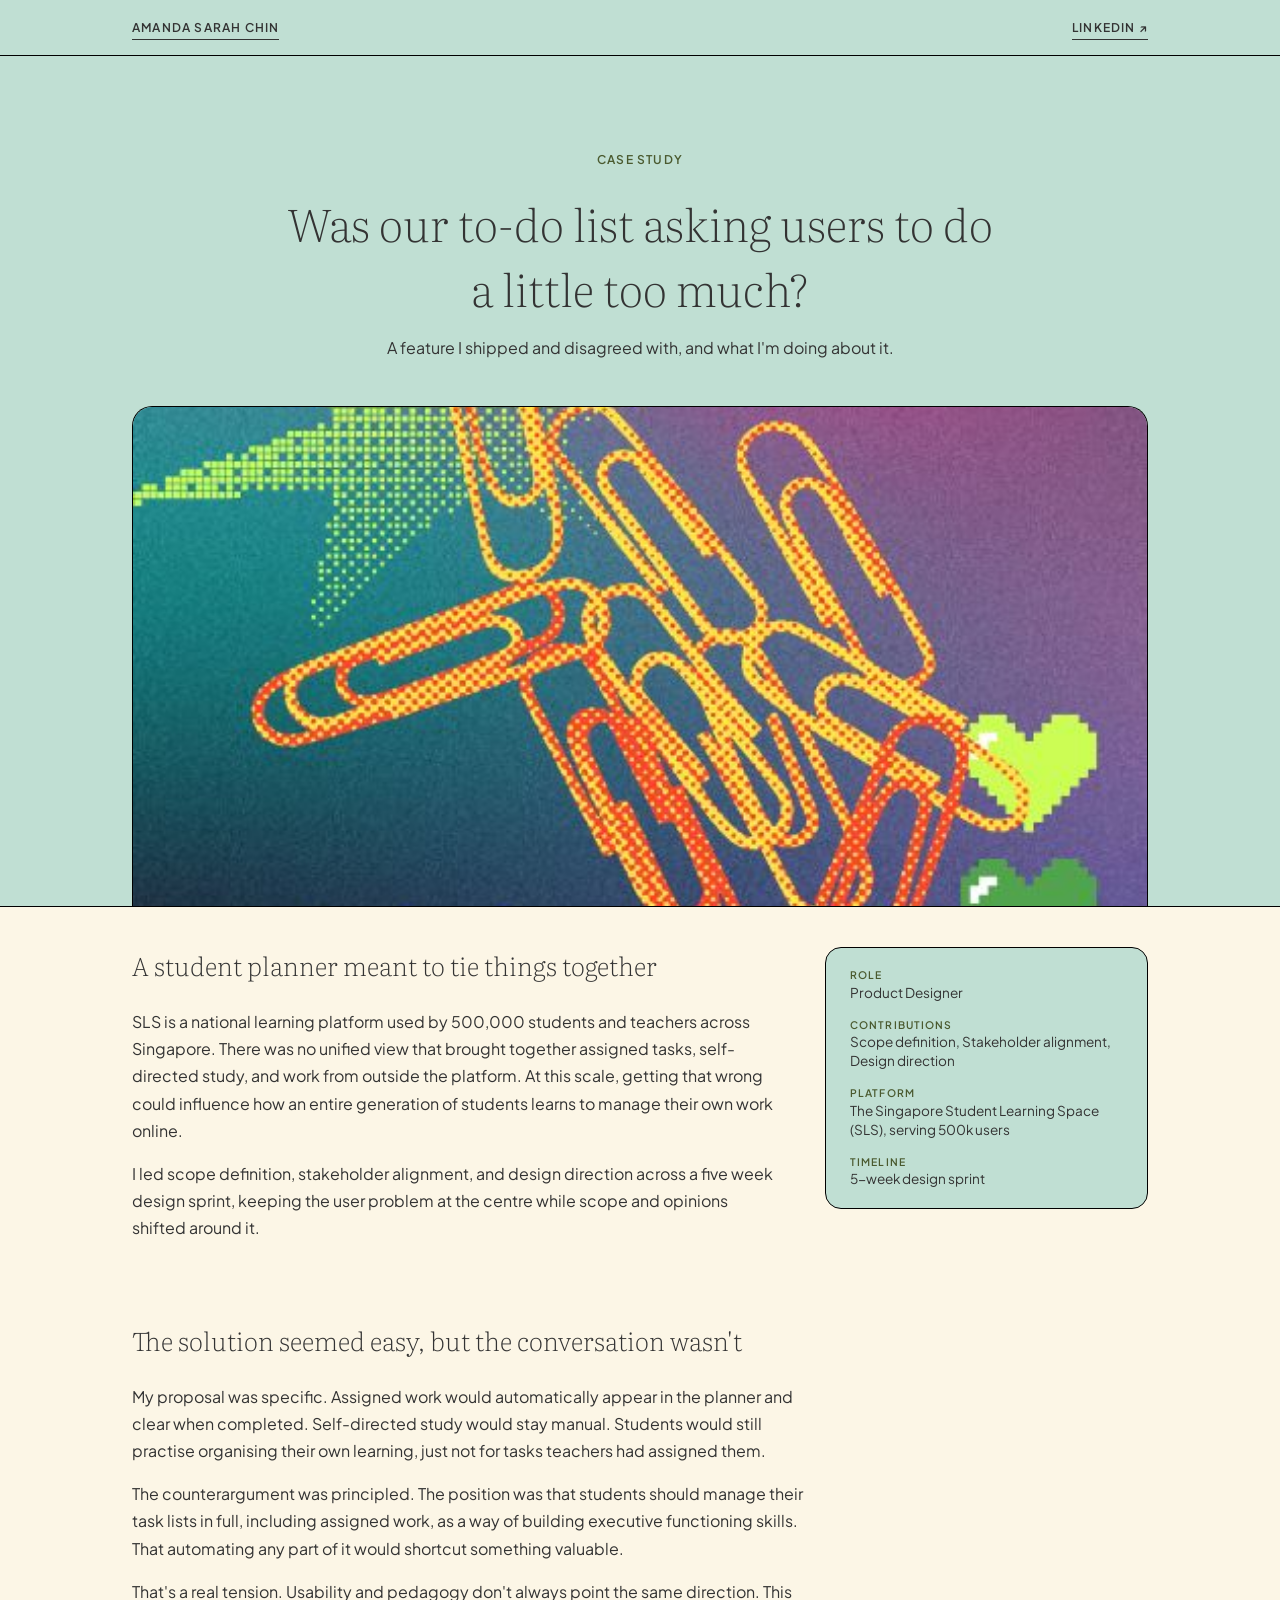
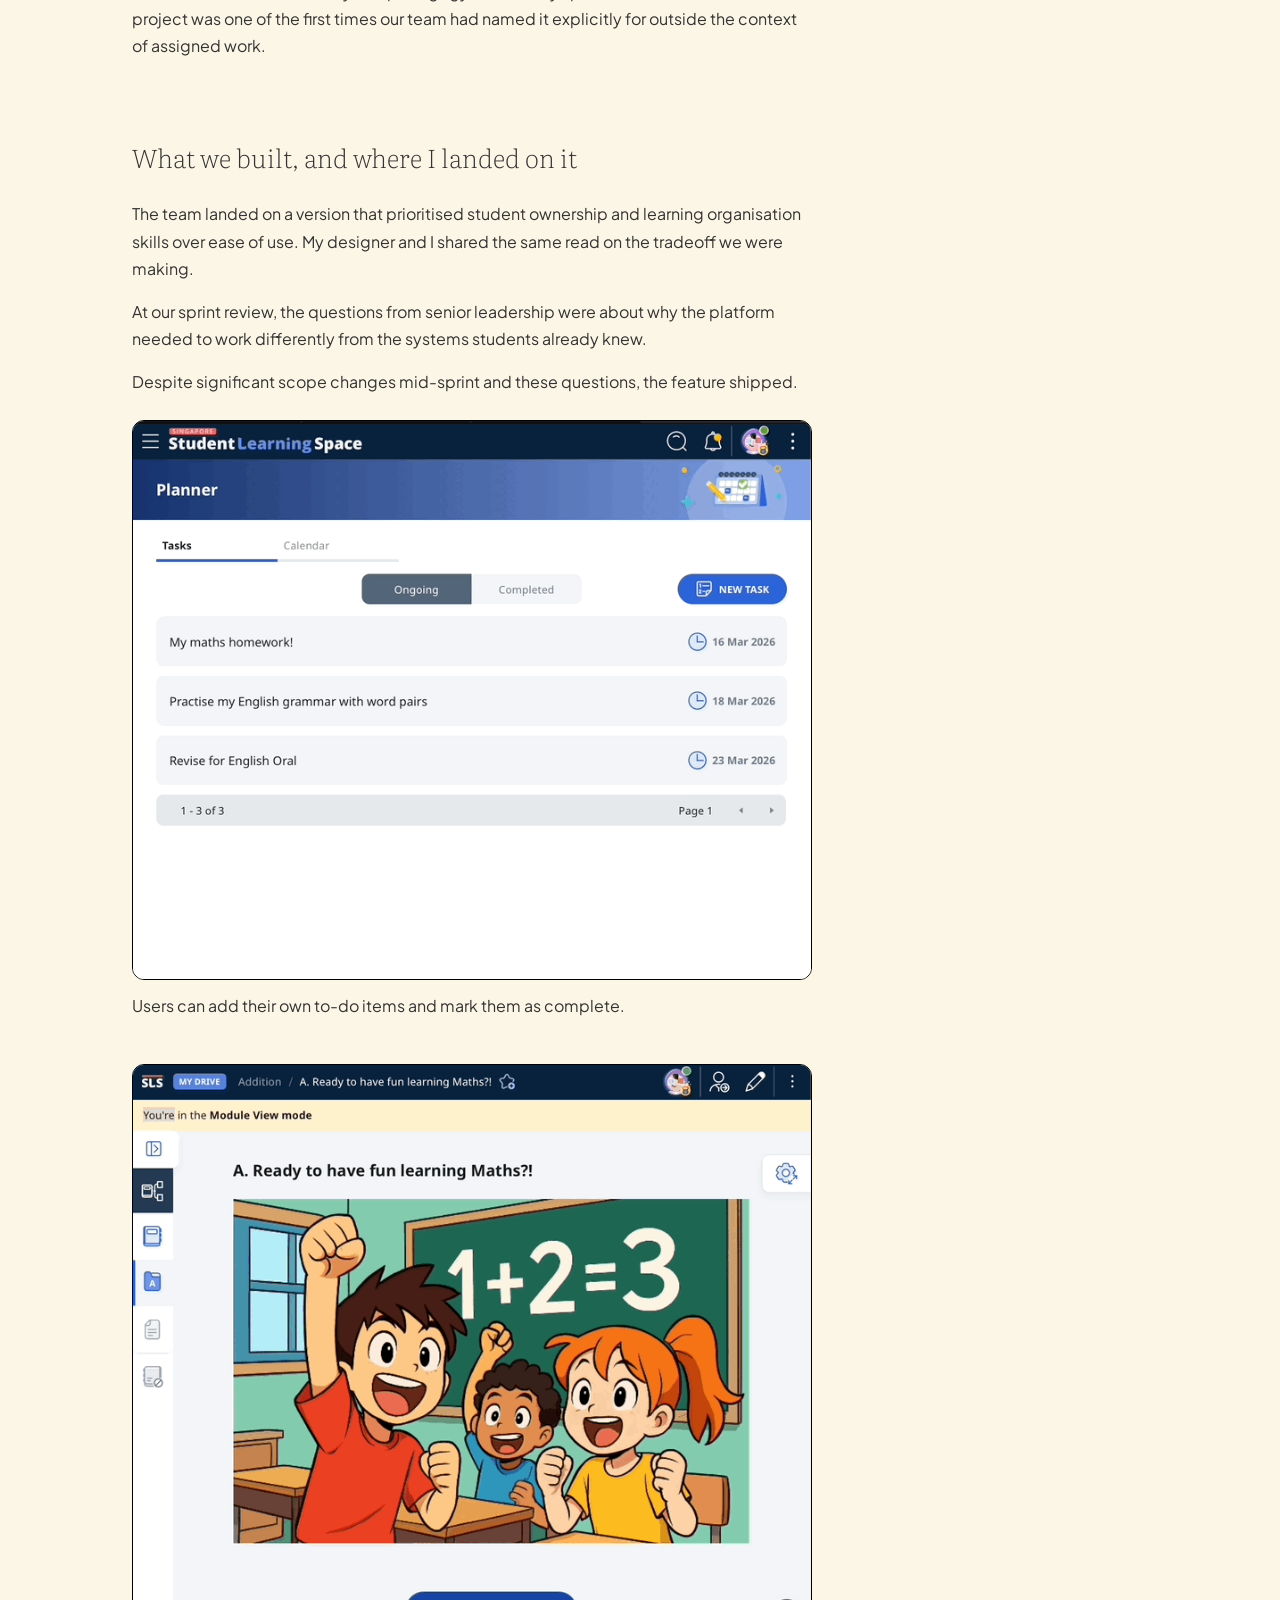
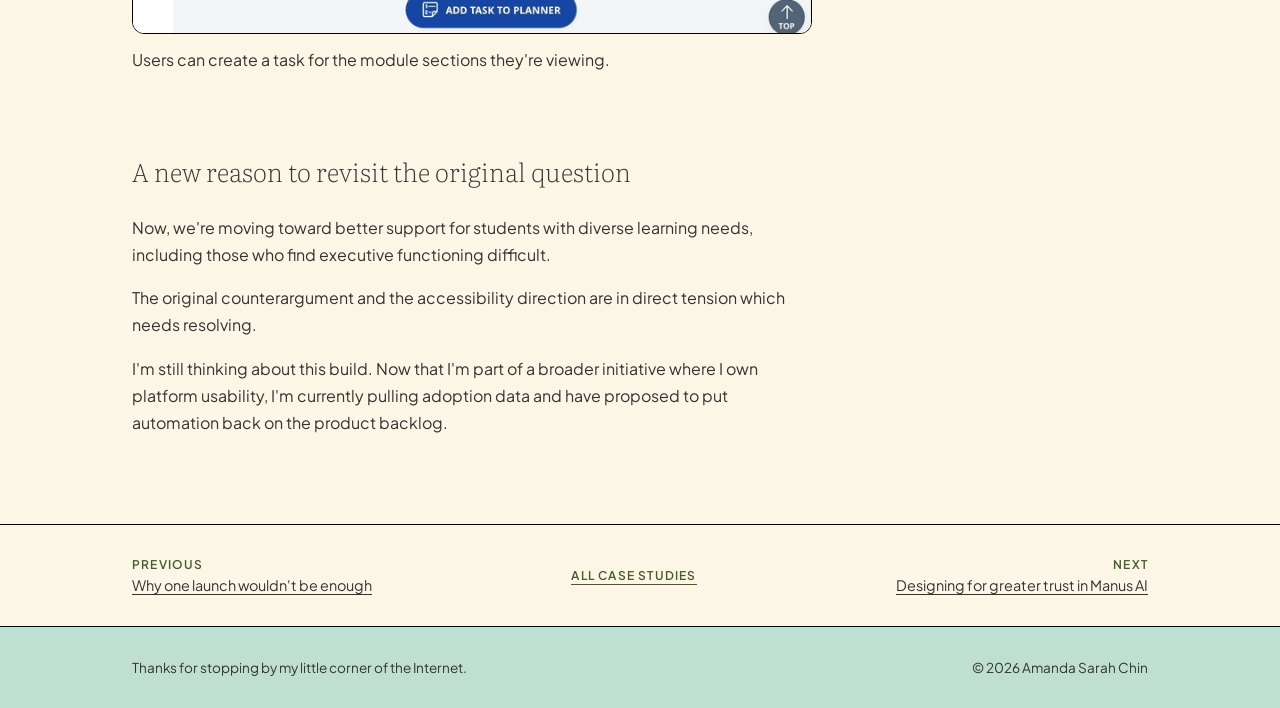
<file: task.html>
<!DOCTYPE html>
<html lang="en">
<head>
  <meta charset="UTF-8">
  <meta name="viewport" content="width=device-width, initial-scale=1, viewport-fit=cover">
  <title>Amanda Chin | Task Feature Build</title>
  <meta name="description" content="A feature I shipped and disagreed with on Singapore's national learning platform, and what I'm doing about it.">
  <meta property="og:title" content="Was our to-do list asking users to do a little too much? — Amanda Sarah Chin">
  <meta property="og:description" content="A feature I shipped and disagreed with, and what I'm doing about it.">
  <meta property="og:type" content="website">
  <link rel="preconnect" href="https://fonts.googleapis.com">
  <link rel="preconnect" href="https://fonts.gstatic.com" crossorigin>
  <link href="https://fonts.googleapis.com/css2?family=Literata:ital,wght@0,200;0,400;1,200;1,400&family=Plus+Jakarta+Sans:wght@200;400;500;600;700&display=swap" rel="stylesheet">
  <link rel="stylesheet" href="styles.css">
  <link rel="stylesheet" href="case-study.css">
</head>
<body>

  <!-- NAVBAR -->
  <nav class="navbar">
    <div class="nav-container">
      <a href="/" class="nav-logo">Amanda Sarah Chin</a>
      <div class="nav-menu" id="navMenu">
        <a href="https://linkedin.com/in/amandasarahchin" class="nav-link" target="_blank" rel="noopener">LinkedIn &#x2197;&#xFE0E;</a>
      </div>
      <button class="menu-button" id="menuButton" aria-label="Menu" aria-expanded="false">
        <span class="menu-icon">
          <span class="menu-icon-line"></span>
          <span class="menu-icon-line"></span>
          <span class="menu-icon-line"></span>
        </span>
      </button>
    </div>
  </nav>

  <!-- CASE STUDY HERO -->
  <section class="cs-hero">
    <div class="cs-hero-container">
      <p class="cs-hero-label">case study</p>
      <h1 class="cs-hero-title">Was our to-do list asking users to do a little too much?</h1>
      <p class="cs-hero-subtitle">A feature I shipped and disagreed with, and what I'm doing about it.</p>
    </div>
    <div class="cs-hero-image-wrapper">
      <img src="images/cover-task.jpg" alt="Student Planner case study cover" class="cs-hero-image">
    </div>
  </section>

  <!-- CASE STUDY BODY -->
  <div class="cs-body">

    <!-- Section 1: Overview -->
    <section class="cs-section">
      <div class="cs-container">
        <div class="cs-overview-grid">
          <h2 class="cs-section-title">A student planner meant to tie things together</h2>
          <div class="cs-overview-main">
            <p class="cs-body-text">SLS is a national learning platform used by 500,000 students and teachers across Singapore. There was no unified view that brought together assigned tasks, self-directed study, and work from outside the platform. At this scale, getting that wrong could influence how an entire generation of students learns to manage their own work online.</p>
            <p class="cs-body-text">I led scope definition, stakeholder alignment, and design direction across a five week design sprint, keeping the user problem at the centre while scope and opinions shifted around it.</p>
          </div>
          <div class="cs-meta-card">
            <div class="cs-meta-item">
              <h3 class="cs-meta-label">Role</h3>
              <p class="cs-meta-value">Product Designer</p>
            </div>
            <div class="cs-meta-item">
              <h3 class="cs-meta-label">Contributions</h3>
              <p class="cs-meta-value">Scope definition, Stakeholder alignment, Design direction</p>
            </div>
            <div class="cs-meta-item">
              <h3 class="cs-meta-label">Platform</h3>
              <p class="cs-meta-value">The Singapore Student Learning Space (SLS), serving 500k users</p>
            </div>
            <div class="cs-meta-item">
              <h3 class="cs-meta-label">Timeline</h3>
              <p class="cs-meta-value">5-week design sprint</p>
            </div>
          </div>
        </div>
      </div>
    </section>

    <!-- Section 2 -->
    <section class="cs-section">
      <div class="cs-container">
        <h2 class="cs-section-title">The solution seemed easy, but the conversation wasn't</h2>
        <p class="cs-body-text">My proposal was specific. Assigned work would automatically appear in the planner and clear when completed. Self-directed study would stay manual. Students would still practise organising their own learning, just not for tasks teachers had assigned them.</p>
        <p class="cs-body-text">The counterargument was principled. The position was that students should manage their task lists in full, including assigned work, as a way of building executive functioning skills. That automating any part of it would shortcut something valuable.</p>
        <p class="cs-body-text">That's a real tension. Usability and pedagogy don't always point the same direction. This project was one of the first times our team had named it explicitly for outside the context of assigned work.</p>
      </div>
    </section>

    <!-- Section 3 -->
    <section class="cs-section">
      <div class="cs-container">
        <h2 class="cs-section-title">What we built, and where I landed on it</h2>
        <p class="cs-body-text">The team landed on a version that prioritised student ownership and learning organisation skills over ease of use. My designer and I shared the same read on the tradeoff we were making.</p>
        <p class="cs-body-text">At our sprint review, the questions from senior leadership were about why the platform needed to work differently from the systems students already knew.</p>
        <p class="cs-body-text">Despite significant scope changes mid-sprint and these questions, the feature shipped.</p>
        
        <img src="images/task_list.gif" alt="Screen showing the task list planner as shipped" class="cs-body-image">
        <p class="cs-body-text">Users can add their own to-do items and mark them as complete.</p>
        <br>
        <img src="images/task_section.gif" alt="Screen showing task creation within module sections" class="cs-body-image">
        <p class="cs-body-text">Users can create a task for the module sections they're viewing.</p>
      </div>
    </section>

    <!-- Section 4 -->
    <section class="cs-section">
      <div class="cs-container">
        <h2 class="cs-section-title">A new reason to revisit the original question</h2>
        <p class="cs-body-text">Now, we're moving toward better support for students with diverse learning needs, including those who find executive functioning difficult.</p>
        <p class="cs-body-text">The original counterargument and the accessibility direction are in direct tension which needs resolving.</p>
        <p class="cs-body-text">I'm still thinking about this build. Now that I'm part of a broader initiative where I own platform usability, I'm currently pulling adoption data and have proposed to put automation back on the product backlog.</p>
        
      </div>
    </section>

  </div>

  <!-- CASE STUDY NAVIGATION -->
  <nav class="cs-nav-bar">
    <div class="cs-nav-container">
      <a href="/browse" class="cs-nav-link cs-nav-prev">
        <span class="cs-nav-direction">Previous</span>
        <span class="cs-nav-title">Why one launch wouldn't be enough</span>
      </a>
      <a href="/#UX" class="cs-nav-link cs-nav-all">All Case Studies</a>
      <a href="/manus" class="cs-nav-link cs-nav-next">
        <span class="cs-nav-direction">Next</span>
        <span class="cs-nav-title">Designing for greater trust in Manus AI</span>
      </a>
    </div>
  </nav>

  <!-- FOOTER -->
  <div class="footer-wrapper">
    <footer class="footer-component">
      <div class="footer-container">
        <div class="footer-content">
          <span class="footer-text">Thanks for stopping by my little corner of the Internet.</span>
          <span class="footer-copyright">&copy; 2026 Amanda Sarah Chin</span>
        </div>
      </div>
    </footer>
  </div>

  <div class="lightbox-overlay" id="lightboxOverlay"><img class="lightbox-img" id="lightboxImg" alt=""></div>
  <script src="script.js"></script>
</body>
</html>
</file>
<file: styles.css>
/* ===== VARIABLES ===== */
:root {
  --cream: #fcf6e6;
  --mint: #c0dfd3;
  --accent: #4a5a2f;
  --text: #333;
  --black: #000;
  --turquoise: #a0c3b0;
  --gray600: #475467;
}

/* ===== RESET & BASE ===== */
*, *::before, *::after {
  box-sizing: border-box;
}

body {
  background-color: var(--mint);
  max-width: none;
  margin: 0;
  font-family: 'Plus Jakarta Sans', sans-serif;
  color: var(--text);
}

img {
  max-width: 100%;
  display: block;
}

a {
  color: inherit;
}

p {
  margin: 0;
}

h1, h2, h3 {
  margin: 0;
}

/* ===== NAVBAR ===== */
@keyframes navSink {
  from {
    transform: translateY(-100%);
    opacity: 0;
  }
  to {
    transform: translateY(0);
    opacity: 1;
  }
}

.navbar {
  z-index: 1000;
  background-color: var(--mint);
  border-bottom: 1px solid var(--black);
  position: sticky;
  top: 0;
  padding-top: env(safe-area-inset-top);
  animation: navSink 0.6s ease 0.2s both;
}

.nav-container {
  max-width: 1080px;
  margin: 0 auto;
  padding: 0 2rem;
  display: flex;
  align-items: center;
  justify-content: space-between;
}

.nav-logo {
  font-family: 'Plus Jakarta Sans', sans-serif;
  font-size: 0.75rem;
  font-weight: 600;
  letter-spacing: 0.1em;
  text-transform: uppercase;
  color: var(--text);
  text-decoration: none;
  padding: 20px 0;
  position: relative;
}

.nav-menu {
  position: relative;
}

.nav-link {
  color: var(--text);
  margin-left: 0;
  margin-right: 0;
  font-family: 'Plus Jakarta Sans', sans-serif;
  font-size: 0.75rem;
  font-weight: 600;
  letter-spacing: 0.1em;
  text-transform: uppercase;
  padding: 20px 0;
  text-decoration: none;
  display: inline-block;
  position: relative;
}

.nav-link.active {
  color: #0082f3;
}

.menu-button {
  float: right;
  cursor: pointer;
  padding: 18px;
  font-size: 24px;
  display: none;
  position: relative;
  background: none;
  border: none;
  color: var(--text);
}

.menu-icon {
  display: flex;
  flex-direction: column;
  justify-content: center;
  align-items: center;
  width: 24px;
  height: 24px;
  position: relative;
}

.menu-icon-line {
  display: block;
  width: 24px;
  height: 2px;
  background-color: var(--text);
  transition: transform 0.3s ease, opacity 0.3s ease;
  position: absolute;
}

.menu-icon-line:nth-child(1) {
  transform: translateY(-7px);
}

.menu-icon-line:nth-child(2) {
  transform: translateY(0);
}

.menu-icon-line:nth-child(3) {
  transform: translateY(7px);
}

.menu-button[aria-expanded="true"] .menu-icon-line:nth-child(1) {
  transform: rotate(45deg);
}

.menu-button[aria-expanded="true"] .menu-icon-line:nth-child(2) {
  opacity: 0;
}

.menu-button[aria-expanded="true"] .menu-icon-line:nth-child(3) {
  transform: rotate(-45deg);
}

/* ===== HERO SECTION ===== */
.hero-section {
  background-color: var(--mint);
  border-bottom: 1px solid var(--black);
}

.hero-container {
  max-width: 1080px;
  margin: 0 auto;
  text-align: center;
  display: flex;
  flex-direction: column;
  align-items: center;
  justify-content: center;
  min-height: 70vh;
  padding: 8rem 2rem;
  position: relative;
}

.hero-intro {
  font-family: 'Plus Jakarta Sans', sans-serif;
  font-size: clamp(1rem, 1.6vw, 1.25rem);
  font-weight: 500;
  line-height: 1.6;
  color: var(--text);
  margin-bottom: 1.5rem;
}

.hero-headline {
  font-family: 'Plus Jakarta Sans', sans-serif;
  font-size: clamp(1.5rem, 2.6vw, 2.6rem);
  font-weight: 200;
  line-height: 1.45;
  color: var(--text);
  max-width: 820px;
}

@media (hover: hover) {
  .hero-intro-line {
    cursor: pointer;
  }

  .hero-fire-line {
    cursor: pointer;
  }

  .painting-hover-trigger {
    cursor: pointer;
  }
}

@media (hover: none) {
  .hero-hover-img {
    display: none;
  }
}

.hero-name-text {
  font-family: 'Plus Jakarta Sans', sans-serif;
  font-weight: 500;
}

.hero-serif {
  font-family: 'Literata', serif;
  font-style: italic;
  font-weight: 200;
}

.hero-hover-img {
  position: fixed;
  pointer-events: none;
  opacity: 0;
  transition: opacity 0.25s ease;
  z-index: 1000;
}

.hero-hover-img.visible {
  opacity: 1;
}

.hero-hover-img-el {
  width: 200px;
  border-radius: 20px;
  border: 1px solid var(--black);
}

.section-heading {
  font-family: 'Plus Jakarta Sans', sans-serif;
  font-size: 0.75rem;
  font-weight: 600;
  letter-spacing: 0.1em;
  text-transform: uppercase;
  color: var(--accent);
  margin: 0 0 1.5rem 0;
  line-height: 1.4;
}

/* ===== CASE STUDIES SECTION ===== */
.case-studies-bg {
  background-color: var(--cream);
}

.case-studies-section {
  background-color: var(--cream);
}

.case-studies-padding {
  margin-bottom: 10vh;
}

.case-studies-container {
  width: 100%;
  margin: 0 auto;
}

.case-studies-inner {
  max-width: 1080px;
  margin: 0 auto;
  padding: 3rem 2rem 0;
}

.card-spacer {
  width: 100%;
  padding-bottom: 4rem;
}

.case-card {
  border: 1px solid var(--black);
  display: flex;
  border-radius: 20px;
  overflow: hidden;
  transition: transform 0.3s ease;
}

.case-card-link {
  cursor: pointer;
  width: 100%;
  text-decoration: none;
}

.case-card-grid {
  grid-template-rows: auto;
  grid-template-columns: 1.2fr 1fr;
  grid-auto-columns: 1fr;
  align-items: stretch;
  display: grid;
}

.case-card-image-wrapper {
  width: 100%;
  padding-top: 85%;
  position: relative;
  overflow: hidden;
}

.case-card-image {
  object-fit: cover;
  width: 100%;
  height: 100%;
  position: absolute;
  inset: 0%;
  transition: transform 0.3s ease;
}

.case-card:hover .case-card-image {
  transform: scale(1.05);
}

/* Scroll entrance animation */
.case-card {
  opacity: 0;
  transform: translateY(40px);
}

.case-card.visible {
  opacity: 1;
  transform: translateY(0);
  transition: opacity 0.6s ease, transform 0.6s ease;
}

.case-card.entered {
  transition: transform 0.3s ease;
}

.case-card.entered:hover {
  transform: scale(1.02);
}

@media (prefers-reduced-motion: reduce) {
  .case-card,
  .about-col {
    opacity: 1;
    transform: none;
  }

  .case-card,
  .case-card:hover,
  .case-card-image,
  .about-col,
  .testimonial-card {
    transition: none;
  }
}

.case-card-content {
  flex-direction: column;
  flex: 1;
  justify-content: center;
  height: 100%;
  padding: 3.5rem;
  display: flex;
}

.case-card-title {
  color: var(--text);
  margin-right: 10%;
  font-family: 'Literata', serif;
  font-size: 1.4rem;
  font-weight: 200;
  line-height: 1.8;
}

.case-card-subtitle {
  color: var(--text);
  font-family: 'Plus Jakarta Sans', sans-serif;
  line-height: 1.7;
}

.title-spacer {
  height: 20px;
}

/* ===== FOOTER ===== */
.footer-wrapper {
  background-color: var(--mint);
}

.footer-component {
  border-top: 1px solid var(--black);
}

.footer-container {
  max-width: 1080px;
  margin: 0 auto;
  padding: 0 2rem;
}

.footer-content {
  display: flex;
  justify-content: space-between;
  align-items: center;
  padding: 2rem 0;
  font-family: 'Plus Jakarta Sans', sans-serif;
  font-size: 0.85rem;
  color: var(--text);
}

.footer-copyright {
  white-space: nowrap;
}

/* ===== ABOUT SECTION ===== */
.about-section {
  background-color: var(--cream);
  padding: 7rem 0;
  border-top: 1px solid var(--black);
}

.about-container {
  max-width: 1080px;
  margin: 0 auto;
  padding: 0 2rem;
}

.about-grid {
  display: grid;
  grid-template-columns: 3fr 1fr 1fr;
  column-gap: 1.5rem;
  row-gap: 2rem;
  align-items: start;
}

/* Scroll entrance animation */
.about-col {
  opacity: 0;
  transform: translateY(30px);
}

.about-col.visible {
  opacity: 1;
  transform: translateY(0);
  transition: opacity 0.6s ease, transform 0.6s ease;
}

.about-col:first-child {
  padding-right: 5rem;
}

.about-label {
  font-family: 'Plus Jakarta Sans', sans-serif;
  font-size: 0.75rem;
  font-weight: 600;
  letter-spacing: 0.1em;
  text-transform: uppercase;
  color: var(--accent);
  margin-bottom: 0.75rem;
}

.about-col .about-label:not(:first-child) {
  margin-top: 2.5rem;
}

.about-text {
  font-family: 'Plus Jakarta Sans', sans-serif;
  font-size: 1rem;
  line-height: 1.7;
  color: var(--text);
}

.about-text + .about-text {
  margin-top: 1rem;
}

.about-list {
  list-style: none;
  padding: 0;
  margin: 0;
  font-family: 'Plus Jakarta Sans', sans-serif;
  font-size: 1rem;
  line-height: 2;
  color: var(--text);
}

.about-list a {
  color: var(--text);
  text-decoration: none;
  position: relative;
}


/* ===== TESTIMONIALS ===== */
.testimonials-section {
  background-color: var(--mint);
  padding: 7rem 0;
  border-top: 1px solid var(--black);
}

.testimonials-container {
  max-width: 1080px;
  margin: 0 auto;
  padding: 0 2rem;
}

.testimonial-carousel {
  position: relative;
  margin-top: 2rem;
  padding: 0 2rem;
}

.testimonial-track-wrapper {
  overflow: hidden;
  border-radius: 20px;
}

.testimonial-track {
  display: flex;
  transition: transform 0.4s ease;
}

.testimonial-card {
  min-width: 100%;
  padding: 2.5rem;
  background-color: var(--cream);
  border: 1px solid var(--black);
  border-radius: 20px;
  box-sizing: border-box;
  transition: box-shadow 0.3s ease, background-color 0.3s ease;
}

.testimonial-card:hover {
  box-shadow: 0 4px 16px rgba(0, 0, 0, 0.06);
  background-color: #fdf8ef;
}

.testimonial-quote {
  font-family: 'Plus Jakarta Sans', sans-serif;
  font-size: 1rem;
  line-height: 1.7;
  color: var(--text);
  margin-bottom: 1.5rem;
}

.testimonial-info {
  margin-top: 1rem;
}

.testimonial-author {
  font-family: 'Plus Jakarta Sans', sans-serif;
  font-size: 0.9rem;
  font-weight: 700;
  color: var(--text);
  margin-bottom: 0.25rem;
}

.testimonial-role {
  font-family: 'Plus Jakarta Sans', sans-serif;
  font-size: 0.85rem;
  color: var(--gray600);
}

.testimonial-prev,
.testimonial-next {
  position: absolute;
  top: 50%;
  transform: translateY(-50%);
  background: var(--cream);
  border: 1px solid var(--black);
  border-radius: 50%;
  width: 40px;
  height: 40px;
  display: flex;
  align-items: center;
  justify-content: center;
  cursor: pointer;
  color: var(--text);
  transition: background-color 0.2s ease;
}

.testimonial-prev:hover,
.testimonial-next:hover {
  background-color: var(--black);
  color: var(--cream);
}

.testimonial-prev {
  left: 0;
}

.testimonial-next {
  right: 0;
}

.testimonial-dots {
  display: flex;
  justify-content: center;
  gap: 0.5rem;
  margin-top: 1.5rem;
}

.testimonial-dot {
  width: 10px;
  height: 10px;
  border-radius: 50%;
  border: 1px solid var(--black);
  background: transparent;
  cursor: pointer;
  padding: 0;
  transition: background-color 0.2s ease;
}

.testimonial-dot.active {
  background: var(--black);
}

/* ===== LINK UNDERLINE MICRO-INTERACTIONS ===== */
@keyframes underlineSwipe {
  0% {
    transform: scaleX(1);
    transform-origin: right;
  }
  45% {
    transform: scaleX(0);
    transform-origin: right;
  }
  55% {
    transform: scaleX(0);
    transform-origin: left;
  }
  100% {
    transform: scaleX(1);
    transform-origin: left;
  }
}

.nav-logo::after,
.nav-link::after {
  content: '';
  position: absolute;
  width: 100%;
  height: 1px;
  bottom: 15px;
  left: 0;
  background: currentColor;
  transform: scaleX(1);
}

.about-list a::after {
  content: '';
  position: absolute;
  width: 100%;
  height: 1px;
  bottom: -1px;
  left: 0;
  background: currentColor;
  transform: scaleX(1);
}

.nav-logo:hover::after,
.nav-link:hover::after,
.about-list a:hover::after {
  animation: underlineSwipe 0.6s ease;
}

/* ===== RESPONSIVE: min-width 1920px ===== */
@media (min-width: 1920px) {
  .case-studies-padding {
    margin-bottom: 10vh;
  }

  .case-card-title {
    font-size: 3vh;
    line-height: 4vh;
  }

  .case-card-subtitle {
    font-size: 2vh;
    line-height: 2.5vh;
  }
}

/* ===== RESPONSIVE: min-width 1440px ===== */
@media (min-width: 1440px) {
  .case-studies-inner {
    margin-bottom: 10vh;
  }

}

/* ===== RESPONSIVE: max-width 991px ===== */
@media (max-width: 991px) {
  .hero-headline {
    font-size: clamp(1.4rem, 2.5vw, 2.2rem);
  }

  .hero-container {
    min-height: 60vh;
    padding: 6rem 2rem;
  }

  /* Nav responsive */
  .nav-link {
    margin-left: 4vw;
    margin-right: 4vw;
    display: block;
  }

  .menu-button {
    display: block;
    color: var(--text);
  }

  .nav-menu {
    position: absolute;
    top: 100%;
    left: 0;
    right: 0;
    background-color: var(--mint);
    border-bottom: 1px solid var(--black);
    z-index: 1000;
    overflow: hidden;
    max-height: 0;
    opacity: 0;
    transition: max-height 0.35s ease, opacity 0.3s ease;
  }

  .nav-menu.open {
    max-height: 300px;
    opacity: 1;
  }

  /* Hide nav underline in mobile dropdown */
  .nav-link::after {
    display: none;
  }

  /* Case studies responsive */
  .case-studies-padding {
    border-style: solid none none;
    border-width: 0;
  }

  .card-spacer {
    padding-bottom: 6vw;
  }

  .case-card-content {
    padding: 2rem;
  }

  .case-studies-inner {
    padding-top: 5vw;
    padding-bottom: 5vw;
  }

  .case-card-title {
    font-size: 1.5rem;
    line-height: 24px;
  }

  .case-card-subtitle {
    font-size: 14px;
    line-height: 20px;
  }

  .case-studies-section {
    border-right: 0;
    flex-flow: column;
    display: flex;
  }

  /* About page responsive */
  .about-grid {
    grid-template-columns: 1fr 1fr;
    gap: 2rem;
  }

  .about-col:first-child {
    grid-column: 1 / -1;
  }

  .about-section {
    padding: 5rem 0;
  }

  .testimonials-section {
    padding: 5rem 0;
  }
}

/* ===== RESPONSIVE: max-width 767px ===== */
@media (max-width: 767px) {
  .hero-headline {
    font-size: clamp(1.3rem, 4vw, 1.8rem);
  }

  .hero-container {
    min-height: 50vh;
    padding: 5rem 1.5rem;
  }

  /* Nav responsive */
  .nav-link {
    float: none;
    margin-left: 5vw;
    margin-right: 0;
    padding: 20px;
    display: block;
  }

  /* Case studies responsive */
  .card-spacer {
    padding-bottom: 2.5rem;
  }

  .case-card-content {
    padding: 1.5rem;
  }

  .case-card-grid {
    grid-template-columns: 1fr 1fr;
  }

  .case-studies-inner {
    padding: 3rem;
  }

  .case-card-title {
    font-size: 1rem;
    line-height: 1.3rem;
  }

  /* Footer responsive */
  .footer-content {
    flex-direction: column;
    align-items: flex-start;
    gap: 0.5rem;
  }
}

/* ===== RESPONSIVE: max-width 479px ===== */
@media (max-width: 479px) {
  .nav-logo {
    font-size: 0.85rem;
  }

  .section-heading {
    margin-bottom: 1rem;
  }

  .hero-headline {
    font-size: 1.5rem;
    line-height: 1.5;
  }

  .hero-intro {
    font-size: 0.95rem;
  }

  .hero-container {
    min-height: 45vh;
    padding: 4rem 1.25rem;
  }

  /* Nav responsive */
  .nav-link {
    margin-left: 40px;
  }

  .menu-button {
    margin-right: 0;
    padding: 10px;
  }

  /* Case studies responsive */
  .case-studies-padding {
    border-style: none;
  }

  .case-card-content {
    padding: 1rem 1.25rem;
  }

  .case-card-grid {
    grid-template: "Area" "." / 1fr;
  }

  .case-studies-inner {
    margin-top: 3vh;
    margin-left: 1vw;
    margin-right: 1vw;
    padding: 1rem;
  }

  .case-studies-header {
    border-bottom: 1px solid var(--black);
  }

  .case-card-title {
    margin-top: 10px;
    margin-right: 0;
    font-size: 1.35rem;
    line-height: 1.7rem;
  }

  .case-card-subtitle {
    font-size: 0.9rem;
    line-height: 1.4rem;
  }

  .title-spacer {
    height: 10px;
  }

  /* About page responsive */
  .about-section {
    padding: 3.5rem 0;
  }

  .about-grid {
    grid-template-columns: 1fr;
  }

  .about-col:first-child {
    padding-right: 0;
  }

  .about-text {
    font-size: 0.9rem;
  }

  .testimonials-section {
    padding: 3.5rem 0;
  }

  .testimonials-container {
    padding: 0 1rem;
  }

  .testimonial-carousel {
    display: flex;
    flex-wrap: wrap;
    align-items: center;
    padding: 0;
  }

  .testimonial-track-wrapper {
    order: 1;
    width: 100%;
  }

  .testimonial-card {
    padding: 1.5rem;
  }

  .testimonial-quote {
    font-size: 0.9rem;
  }

  .testimonial-prev {
    position: static;
    transform: none;
    order: 2;
    width: 28px;
    height: 28px;
    border: none;
    background: transparent;
    color: var(--gray600);
    margin-top: 1.5rem;
  }

  .testimonial-dots {
    order: 3;
    flex: 1;
  }

  .testimonial-next {
    position: static;
    transform: none;
    order: 4;
    width: 28px;
    height: 28px;
    border: none;
    background: transparent;
    color: var(--gray600);
    margin-top: 1.5rem;
  }
}
</file>
<file: case-study.css>
/* ===== CASE STUDY HERO ===== */
.cs-hero {
  background-color: var(--mint);
  border-bottom: 1px solid var(--black);
  padding: 6rem 0 0;
  text-align: center;
}

.cs-hero-container {
  max-width: 1080px;
  margin: 0 auto;
  padding: 0 2rem;
}

.cs-hero-label {
  font-family: 'Plus Jakarta Sans', sans-serif;
  font-size: 0.75rem;
  font-weight: 600;
  letter-spacing: 0.1em;
  text-transform: uppercase;
  color: var(--accent);
  margin-bottom: 1.5rem;
}

.cs-hero-title {
  font-family: 'Literata', serif;
  font-weight: 200;
  font-size: clamp(1.8rem, 3.5vw, 2.8rem);
  line-height: 1.45;
  color: var(--text);
  max-width: 720px;
  margin: 0 auto 1rem;
}

.cs-hero-subtitle {
  font-family: 'Plus Jakarta Sans', sans-serif;
  font-size: 1rem;
  color: var(--text);
  margin-bottom: 3rem;
}

.cs-hero-image-wrapper {
  max-width: 1080px;
  margin: 0 auto;
  padding: 0 2rem;
}

.cs-hero-image {
  width: 100%;
  display: block;
  object-fit: cover;
  max-height: 500px;
  border-radius: 20px 20px 0 0;
  border: 1px solid var(--black);
  border-bottom: none;
}

/* ===== CASE STUDY BODY ===== */
.cs-body {
  background-color: var(--cream);
  padding-bottom: 3rem;
}

.cs-section {
  padding: 2.5rem 0;
}

.cs-container {
  max-width: 1080px;
  margin: 0 auto;
  padding: 0 2rem;
}

.cs-body-text {
  font-family: 'Plus Jakarta Sans', sans-serif;
  font-size: 1rem;
  line-height: 1.7;
  color: var(--text);
  max-width: 680px;
}

.cs-body-text + .cs-body-text {
  margin-top: 1rem;
}

.cs-body-image {
  max-width: 680px;
  width: 100%;
  margin-top: 1.5rem;
  margin-bottom: 0.75rem;
  border-radius: 12px;
  border: 1px solid var(--black);
  cursor: zoom-in;
}

.cs-placeholder {
  display: flex;
  flex-direction: column;
  align-items: center;
  justify-content: center;
  gap: 0.4rem;
  min-height: 80px;
  margin-top: 1.5rem;
  padding: 1rem 1.5rem;
  border: 2px dashed #b0a890;
  border-radius: 12px;
  background: repeating-linear-gradient(
    -45deg,
    transparent,
    transparent 10px,
    rgba(176, 168, 144, 0.06) 10px,
    rgba(176, 168, 144, 0.06) 20px
  );
  color: #8a8068;
  text-align: center;
}

.cs-placeholder::before {
  content: "\1F4F7";
  font-size: 1.25rem;
}

.cs-placeholder-label {
  font-family: 'Plus Jakarta Sans', sans-serif;
  font-size: 0.85rem;
  font-weight: 600;
  text-transform: uppercase;
  letter-spacing: 0.08em;
}

/* ===== LIGHTBOX ===== */
.lightbox-overlay {
  position: fixed;
  top: 0;
  left: 0;
  right: 0;
  bottom: 0;
  background: rgba(0, 0, 0, 0.85);
  display: flex;
  align-items: center;
  justify-content: center;
  z-index: -1;
  opacity: 0;
  visibility: hidden;
  transition: opacity 0.3s, visibility 0.3s;
  cursor: zoom-out;
}

.lightbox-overlay.active {
  z-index: 1000;
  opacity: 1;
  visibility: visible;
}

.lightbox-img {
  max-width: 90vw;
  max-height: 90vh;
  border-radius: 8px;
}

.cs-section-title {
  font-family: 'Literata', serif;
  font-weight: 200;
  font-size: clamp(1.2rem, 2vw, 1.6rem);
  line-height: 1.45;
  color: var(--text);
  max-width: 680px;
  margin-top: 2rem;
  margin: 0 0 1.5rem 0;
}

.cs-placeholder {
  max-width: 680px;
  margin: 1.5rem 0;
  padding: 1.5rem 2rem;
  border: 1px dashed var(--accent);
  border-radius: 12px;
  background-color: var(--mint);
  font-family: 'Plus Jakarta Sans', sans-serif;
  font-size: 0.85rem;
  color: var(--accent);
  font-style: italic;
}

/* ===== META CARD ===== */
.cs-meta-card {
  background: var(--mint);
  border: 1px solid var(--black);
  border-radius: 16px;
  padding: 1.25rem 1.5rem;
}

.cs-meta-card .cs-meta-item {
  margin-bottom: 1rem;
}

.cs-meta-card .cs-meta-item:last-child {
  margin-bottom: 0;
}

.cs-meta-card .cs-meta-label {
  font-size: 0.65rem;
  margin-bottom: 0.1rem;
}

.cs-meta-card .cs-meta-value {
  font-size: 0.85rem;
  line-height: 1.4;
}

/* ===== OVERVIEW GRID ===== */
.cs-overview-grid {
  display: grid;
  grid-template-columns: 2fr 1fr;
  grid-template-rows: auto 1fr;
  gap: 0 3rem;
  align-items: start;
}

.cs-overview-grid .cs-section-title {
  grid-column: 1;
  grid-row: 1;
  margin-bottom: 1.5rem;
}

.cs-overview-main {
  grid-column: 1;
  grid-row: 2;
}

.cs-meta-card {
  grid-column: 2;
  grid-row: 1 / -1;
}

.cs-meta-item {
  margin-bottom: 1.5rem;
}

.cs-meta-label {
  font-family: 'Plus Jakarta Sans', sans-serif;
  font-size: 0.75rem;
  font-weight: 600;
  letter-spacing: 0.1em;
  text-transform: uppercase;
  color: var(--accent);
  margin: 0 0 0.25rem 0;
}

.cs-meta-value {
  font-family: 'Plus Jakarta Sans', sans-serif;
  font-size: 1rem;
  line-height: 1.5;
  color: var(--text);
  margin: 0;
}

/* ===== PULL QUOTE ===== */
.cs-pullquote {
  border-left: 3px solid var(--accent);
  padding: 0.75rem 0 0.75rem 1.5rem;
  margin: 1.25rem 0;
  max-width: 680px;
}

.cs-pullquote p {
  font-family: 'Literata', serif;
  font-style: italic;
  font-weight: 200;
  font-size: 1.1rem;
  line-height: 1.5;
  color: var(--text);
  margin: 0;
}

.cs-pullquote-cite {
  display: block;
  font-family: 'Plus Jakarta Sans', sans-serif;
  font-style: normal;
  font-size: 0.8rem;
  color: var(--accent);
  margin-top: 0.5rem;
}

/* ===== HIGHLIGHT / STAT CARDS ===== */
.cs-highlight-grid {
  display: grid;
  grid-template-columns: repeat(3, 1fr);
  gap: 1.5rem;
  margin-top: 2rem;
  max-width: 680px;
}

.cs-highlight-card {
  background-color: var(--mint);
  border: 1px solid var(--black);
  border-radius: 20px;
  padding: 2rem;
  text-align: center;
  transition: transform 0.3s ease, box-shadow 0.3s ease;
}

.cs-highlight-card:hover {
  transform: translateY(-3px);
  box-shadow: 0 6px 16px rgba(0, 0, 0, 0.08);
}

.cs-highlight-number {
  font-family: 'Literata', serif;
  font-size: 2.5rem;
  font-weight: 400;
  color: var(--accent);
  display: block;
  margin-bottom: 0.5rem;
}

.cs-highlight-label {
  font-family: 'Plus Jakarta Sans', sans-serif;
  font-size: 0.9rem;
  color: var(--text);
  margin: 0;
}

/* ===== CASE STUDY PREV/NEXT NAV ===== */
.cs-nav-bar {
  background-color: var(--cream);
  border-top: 1px solid var(--black);
}

.cs-nav-container {
  max-width: 1080px;
  margin: 0 auto;
  padding: 2rem;
  display: flex;
  justify-content: space-between;
  align-items: center;
}

.cs-nav-link {
  text-decoration: none;
  color: var(--text);
  font-family: 'Plus Jakarta Sans', sans-serif;
  position: relative;
}

.cs-nav-link .cs-nav-title {
  position: relative;
}

.cs-nav-link .cs-nav-title::after {
  content: '';
  position: absolute;
  width: 100%;
  height: 1px;
  bottom: -1px;
  left: 0;
  background: currentColor;
  transform: scaleX(1);
}

.cs-nav-link:hover .cs-nav-title::after {
  animation: underlineSwipe 0.6s ease;
}

.cs-nav-direction {
  display: block;
  font-size: 0.75rem;
  font-weight: 600;
  letter-spacing: 0.1em;
  text-transform: uppercase;
  color: var(--accent);
  margin-bottom: 0.25rem;
}

.cs-nav-title {
  display: block;
  font-size: 0.9rem;
  color: var(--text);
}

.cs-nav-prev {
  text-align: left;
}

.cs-nav-next {
  text-align: right;
}

.cs-nav-all {
  font-size: 0.75rem;
  font-weight: 600;
  letter-spacing: 0.1em;
  text-transform: uppercase;
  color: var(--accent);
  position: relative;
}

.cs-nav-all::after {
  content: '';
  position: absolute;
  width: 100%;
  height: 1px;
  bottom: -2px;
  left: 0;
  background: currentColor;
  transform: scaleX(1);
}

.cs-nav-all:hover::after {
  animation: underlineSwipe 0.6s ease;
}

/* ===== RESPONSIVE: max-width 991px ===== */
@media (max-width: 991px) {
  .cs-overview-grid {
    grid-template-columns: 1fr;
    grid-template-rows: auto;
    gap: 1.5rem;
  }

  .cs-meta-card {
    grid-column: 1;
    grid-row: auto;
    order: 1;
  }

  .cs-overview-grid .cs-section-title {
    grid-column: 1;
    grid-row: auto;
    order: 2;
    margin-bottom: 0;
  }

  .cs-overview-main {
    grid-column: 1;
    grid-row: auto;
    order: 3;
  }

  .cs-hero-title {
    font-size: clamp(1.5rem, 3vw, 2.2rem);
  }

  .cs-section {
    padding: 2rem 0;
  }

  .cs-hero {
    padding: 5rem 0 0;
  }
}

/* ===== RESPONSIVE: max-width 767px ===== */
@media (max-width: 767px) {
  .cs-highlight-grid {
    grid-template-columns: 1fr;
  }

  .cs-nav-container {
    flex-direction: column;
    gap: 1.5rem;
    text-align: center;
  }

  .cs-nav-prev,
  .cs-nav-next {
    text-align: center;
  }

  .cs-hero {
    padding: 4rem 0 0;
  }
}

/* ===== RESPONSIVE: max-width 479px ===== */
@media (max-width: 479px) {
  .cs-hero-title {
    font-size: 1.3rem;
  }

  .cs-section {
    padding: 1.5rem 0;
  }

  .cs-pullquote {
    padding-left: 1.25rem;
  }

  .cs-body-text {
    font-size: 0.9rem;
  }

  .cs-section-title {
    font-size: 1.3rem;
  }

  .cs-hero-image {
    max-height: 300px;
  }

  .cs-highlight-card {
    padding: 1.5rem;
  }

  .cs-highlight-number {
    font-size: 2rem;
  }
}
</file>
